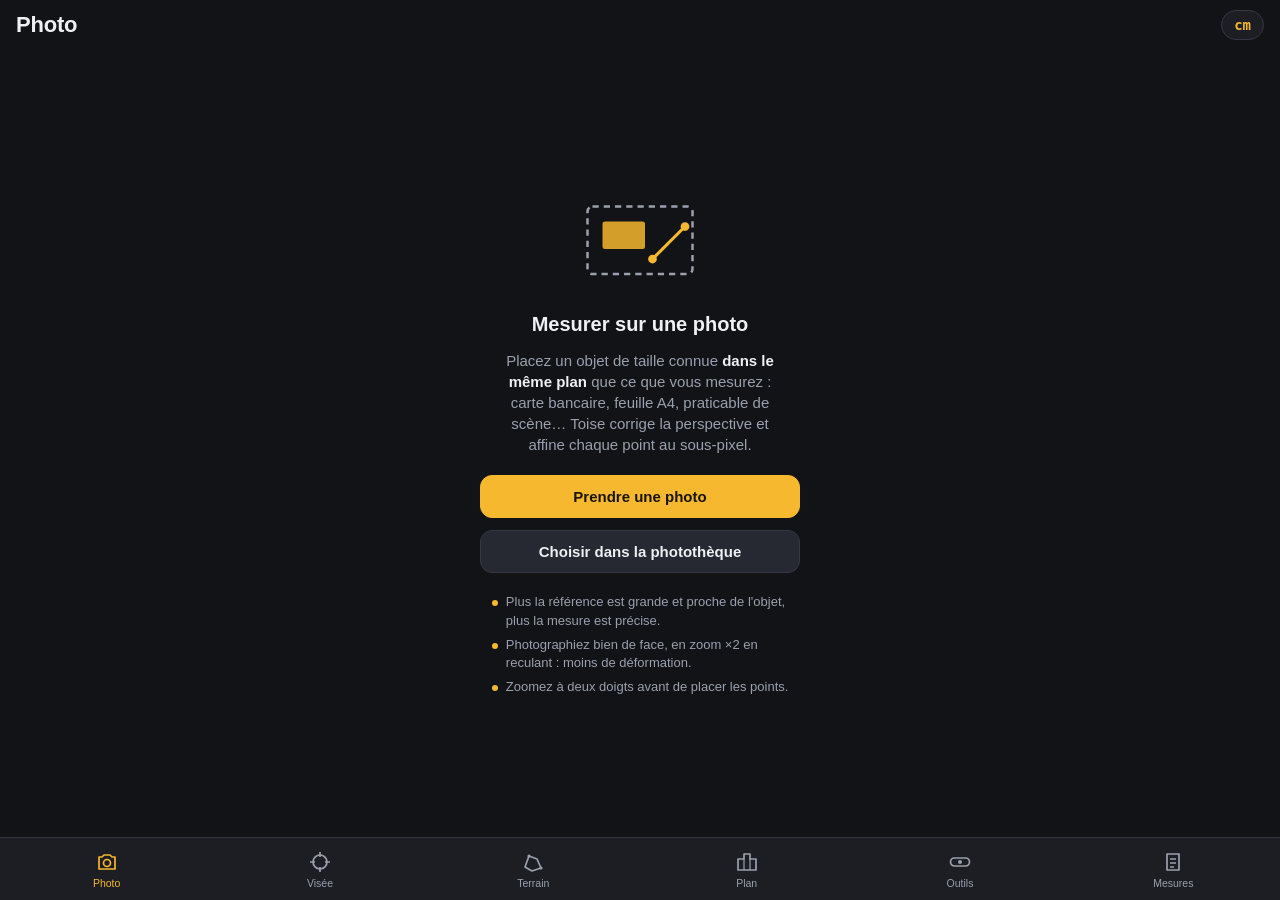
<file: app-mesure/index.html>
<!doctype html>
<html lang="fr">
<head>
<meta charset="utf-8">
<meta name="viewport" content="width=device-width,initial-scale=1,viewport-fit=cover,user-scalable=no">
<meta name="apple-mobile-web-app-capable" content="yes">
<meta name="mobile-web-app-capable" content="yes">
<meta name="apple-mobile-web-app-status-bar-style" content="black-translucent">
<meta name="apple-mobile-web-app-title" content="Toise">
<meta name="theme-color" content="#121317">
<title>Toise</title>
<link rel="manifest" href="manifest.webmanifest">
<link rel="apple-touch-icon" href="icons/icon-180.png">
<link rel="icon" href="icons/icon.svg" type="image/svg+xml">
<link rel="stylesheet" href="styles.css">
</head>
<body>
<div id="app">
  <header class="top">
    <h1 id="screenTitle">Photo</h1>
    <div class="seg mini" id="toolSeg" hidden>
      <button class="seg-b" aria-pressed="false" data-tool-screen="level">Niveau</button>
      <button class="seg-b" aria-pressed="false" data-tool-screen="ruler">Règle</button>
    </div>
    <button class="chip" id="unitBtn" aria-label="Changer d'unité">cm</button>
  </header>

  <main>
    <!-- ============ PHOTO ============ -->
    <section class="screen" id="s-photo">
      <div class="photo-empty" id="photoEmpty">
        <div class="empty-art" aria-hidden="true">
          <svg viewBox="0 0 120 80"><rect x="18" y="14" width="84" height="54" rx="4" fill="none" stroke="currentColor" stroke-width="2" stroke-dasharray="5 4"/><rect x="30" y="26" width="34" height="22" rx="2" fill="var(--accent)" opacity=".85"/><path d="M70 56 L96 30" stroke="var(--accent)" stroke-width="2.5"/><circle cx="70" cy="56" r="3.5" fill="var(--accent)"/><circle cx="96" cy="30" r="3.5" fill="var(--accent)"/></svg>
        </div>
        <h2>Mesurer sur une photo</h2>
        <p>Placez un objet de taille connue <b>dans le même plan</b> que ce que vous mesurez : carte bancaire, feuille A4, praticable de scène… Toise corrige la perspective et affine chaque point au sous-pixel.</p>
        <label class="btn primary file-btn">
          <input type="file" id="photoInput" accept="image/*" capture="environment">
          Prendre une photo
        </label>
        <label class="btn file-btn">
          <input type="file" id="photoInputLib" accept="image/*">
          Choisir dans la photothèque
        </label>
        <ul class="tips">
          <li>Plus la référence est grande et proche de l'objet, plus la mesure est précise.</li>
          <li>Photographiez bien de face, en zoom ×2 en reculant : moins de déformation.</li>
          <li>Zoomez à deux doigts avant de placer les points.</li>
        </ul>
      </div>

      <div class="photo-work" id="photoWork" hidden>
        <div class="canvas-wrap" id="canvasWrap">
          <canvas id="photoCanvas"></canvas>
          <canvas id="loupe" width="240" height="240" hidden></canvas>
        </div>
        <div class="photo-bar">
          <div class="step" id="photoStep">1. Placez les 4 coins de la référence</div>
          <div class="ref-row" id="refRow">
            <select id="refSelect" aria-label="Objet de référence">
              <option value="card">Carte bancaire 85,6 × 54 mm</option>
              <option value="a4">Feuille A4 210 × 297 mm</option>
              <option value="a3">Feuille A3 297 × 420 mm</option>
              <option value="letter">Lettre US 216 × 279 mm</option>
              <option value="bill">Billet 20 € 133 × 72 mm</option>
              <option value="tile">Carreau 30 × 30 cm</option>
              <option value="deck">Praticable de scène 2 × 1 m</option>
              <option value="pallet">Palette Europe 120 × 80 cm</option>
              <option value="custom">Rectangle personnalisé…</option>
              <option value="line">Longueur connue (2 points)</option>
            </select>
            <button class="btn small" id="swapRefBtn" hidden>⇄ Inverser longueur / largeur</button>
            <button class="btn small" id="lineLenBtn" hidden>Saisir la longueur</button>
            <div class="custom" id="customRef" hidden>
              <input type="text" id="customW" inputmode="decimal" placeholder="L mm" aria-label="Largeur en mm">
              <span>×</span>
              <input type="text" id="customH" inputmode="decimal" placeholder="H mm" aria-label="Hauteur en mm">
            </div>
          </div>
          <div class="tools" id="measureTools" hidden>
            <button class="tool active" data-tool="line" aria-pressed="true">Longueur</button>
            <button class="tool" data-tool="area" aria-pressed="false">Surface</button>
            <button class="tool" data-tool="angle" aria-pressed="false">Angle</button>
          </div>
          <div class="actions">
            <button class="btn small" id="undoBtn">Annuler</button>
            <button class="btn small" id="snapBtn">Aimant : oui</button>
            <button class="btn small" id="resetRefBtn">Référence</button>
            <button class="btn small" id="newPhotoBtn">Nouvelle photo</button>
            <button class="btn small primary" id="savePhotoBtn">Enregistrer</button>
          </div>
          <ul class="results" id="photoResults"></ul>
        </div>
      </div>
    </section>

    <!-- ============ VISÉE ============ -->
    <section class="screen" id="s-height" hidden>
      <div class="cam" id="camBox">
        <video id="camVideo" playsinline muted autoplay></video>
        <div class="crosshair" aria-hidden="true"><span></span></div>
        <div class="cam-top"><span class="stable" id="hudStable">○ capteurs inactifs</span><span class="floor" id="hudFloor"></span></div>
        <div class="cam-hud">
          <div class="hud-angle"><span id="hudAngle">--</span>°</div>
          <div class="hud-hint" id="heightHint">Visez la base de l'objet</div>
        </div>
        <button class="btn" id="camStart">Activer la caméra et les capteurs</button>
      </div>
      <div class="panel">
        <div class="seg">
          <button class="seg-b active" aria-pressed="true" data-hmode="height">Hauteur</button>
          <button class="seg-b" aria-pressed="false" data-hmode="dist">Distance</button>
          <button class="seg-b" aria-pressed="false" data-hmode="floor">Surface au sol</button>
        </div>
        <div class="field-row">
          <label for="eyeH">Hauteur de l'objectif</label>
          <div class="num-input"><input type="text" id="eyeH" inputmode="decimal" value="1,50" autocomplete="off"><span>m</span></div>
        </div>
        <div class="field-row" id="knownRow">
          <label for="knownD">Distance connue <small>(facultatif)</small></label>
          <div class="num-input"><input type="text" id="knownD" inputmode="decimal" placeholder="auto" autocomplete="off"><span>m</span></div>
        </div>
        <div class="field-row" id="armRow" hidden>
          <label for="armOff">Écart pivot–téléphone <small>(vous tournez sur vous-même ; 0 sur trépied)</small></label>
          <div class="num-input"><input type="text" id="armOff" inputmode="decimal" value="0,30" autocomplete="off"><span>m</span></div>
        </div>
        <div class="readouts">
          <div><small id="hLabel1">Distance</small><b id="hVal1">—</b><span class="tol" id="hTol1"></span></div>
          <div><small id="hLabel2">Hauteur</small><b id="hVal2">—</b><span class="tol" id="hTol2"></span></div>
        </div>
        <canvas id="shotSketch" class="sketch" hidden aria-label="Croquis vu de dessus des points visés"></canvas>
        <p class="note" id="heightTip" hidden></p>
        <div class="actions">
          <button class="btn primary big" id="markBtn">Viser la base</button>
          <button class="btn small" id="shotUndo">Annuler le point</button>
          <button class="btn small" id="heightReset">Recommencer</button>
          <button class="btn small" id="heightSave">Enregistrer</button>
        </div>
      </div>
    </section>

    <!-- ============ TERRAIN ============ -->
    <section class="screen" id="s-terrain" hidden>
      <div class="map-wrap" id="mapWrap">
        <div class="map-msg" id="mapMsg" hidden></div>
        <div class="gps-chip" id="gpsChip" hidden></div>
        <div class="map-btns">
          <button class="map-btn" id="mapZoomIn" aria-label="Zoomer">+</button>
          <button class="map-btn" id="mapZoomOut" aria-label="Dézoomer">−</button>
          <button class="map-btn" id="mapLocate" aria-label="Ma position"><svg viewBox="0 0 24 24"><circle cx="12" cy="12" r="4" fill="currentColor"/><circle cx="12" cy="12" r="8" fill="none" stroke="currentColor" stroke-width="1.8"/><path d="M12 1v4M12 19v4M1 12h4M19 12h4" stroke="currentColor" stroke-width="1.8"/></svg></button>
          <button class="map-btn" id="mapFit" aria-label="Voir toute la forme"><svg viewBox="0 0 24 24"><path d="M4 9V4h5M15 4h5v5M20 15v5h-5M9 20H4v-5" fill="none" stroke="currentColor" stroke-width="1.8"/></svg></button>
        </div>
      </div>
      <div class="panel">
        <div class="seg">
          <button class="seg-b active" aria-pressed="true" data-tmode="area">Surface</button>
          <button class="seg-b" aria-pressed="false" data-tmode="line">Distance</button>
        </div>
        <div class="readouts">
          <div><small id="tLabel1">Surface</small><b id="tVal1">—</b><span class="tol" id="tTol1"></span></div>
          <div><small id="tLabel2">Périmètre</small><b id="tVal2">—</b><span class="tol" id="tTol2"></span></div>
        </div>
        <p class="note mono" id="tExtra"></p>
        <div class="actions row-scroll">
          <button class="btn small primary" id="gpsPoint">Point GPS ici</button>
          <button class="btn small" id="gpsAuto">Marche auto</button>
          <button class="btn small" id="tLayer">Vue plan</button>
          <button class="btn small" id="tUndo">Annuler</button>
          <button class="btn small" id="tClear">Effacer</button>
          <button class="btn small" id="tCopy">Coordonnées</button>
          <button class="btn small" id="tSave">Enregistrer</button>
        </div>
        <p class="note">Touchez la carte pour poser les coins (parvis, toiture, terrain de festival), glissez un point pour l'ajuster, touchez un « + » pour en insérer un. À l'extérieur, ajoutez aussi votre position GPS à chaque coin. Les zones déjà vues restent disponibles hors connexion.</p>
      </div>
    </section>

    <!-- ============ PLAN ============ -->
    <section class="screen" id="s-plan" hidden>
      <div class="plan-scroll">
        <input type="text" id="planName" class="plan-name" placeholder="Nom du lieu (ex. : église, salle, chapiteau)" maxlength="80">
        <p class="note">Décomposez le lieu en formes simples : nef, chœur, abside, transepts, scène… Retirez ce qui n'est pas utilisable (piliers, régie).</p>
        <ul class="pieces" id="pieces"></ul>
        <div class="add-row">
          <select id="pieceType" aria-label="Forme à ajouter">
            <option value="rect">Rectangle</option>
            <option value="tri">Triangle</option>
            <option value="trap">Trapèze</option>
            <option value="circle">Cercle</option>
            <option value="half">Demi-cercle (abside)</option>
            <option value="free">Surface connue (m²)</option>
          </select>
          <button class="btn small primary" id="addPiece">Ajouter</button>
        </div>
        <button class="btn small" id="addLast" disabled>Ajouter la dernière surface mesurée</button>

        <div class="plan-totals">
          <div class="field-row">
            <label for="ceilH">Hauteur moyenne sous plafond</label>
            <div class="num-input"><input type="text" id="ceilH" inputmode="decimal" placeholder="—" autocomplete="off"><span>m</span></div>
          </div>
          <div class="readouts">
            <div><small>Surface totale</small><b id="planArea">0 m²</b></div>
            <div><small>Volume</small><b id="planVol">—</b></div>
          </div>
          <div class="field-row">
            <label for="reserve">Surface réservée <small>(scène, régie, circulations)</small></label>
            <div class="num-input"><input type="text" id="reserve" inputmode="decimal" value="15" autocomplete="off"><span>%</span></div>
          </div>
          <h3 class="cap-title">Capacité estimée</h3>
          <ul class="cap" id="capList"></ul>
          <p class="note">Estimation indicative pour l'organisation. La capacité autorisée d'un lieu recevant du public est fixée par la réglementation (issues de secours, commission de sécurité).</p>
        </div>
        <div class="actions">
          <button class="btn small" id="planCopy">Copier</button>
          <button class="btn small danger" id="planReset">Nouveau plan</button>
          <button class="btn small primary" id="planSave">Enregistrer</button>
        </div>
      </div>
    </section>

    <!-- ============ NIVEAU ============ -->
    <section class="screen" id="s-level" hidden>
      <div class="level" id="levelBox">
        <div class="level-surface" id="levelSurface">
          <div class="ring r1"></div><div class="ring r2"></div><div class="ring r3"></div>
          <div class="bubble" id="bubble"></div>
        </div>
        <div class="level-edge" id="levelEdge" hidden>
          <div class="horizon" id="horizon"></div>
        </div>
        <div class="level-read">
          <div class="big-num" id="levelMain">--°</div>
          <div class="sub-num" id="levelSub">Posez le téléphone</div>
          <div class="stable" id="levelStable"></div>
        </div>
      </div>
      <div class="panel">
        <div class="seg">
          <button class="seg-b active" aria-pressed="true" data-lmode="auto">Auto</button>
          <button class="seg-b" aria-pressed="false" data-lmode="surface">Surface</button>
          <button class="seg-b" aria-pressed="false" data-lmode="edge">Chant</button>
        </div>
        <div class="actions">
          <button class="btn small" id="sensorBtn">Activer les capteurs</button>
          <button class="btn small" id="holdBtn">Figer</button>
          <button class="btn small" id="zeroBtn">Zéro relatif</button>
          <button class="btn small" id="calibBtn">Calibrer</button>
          <button class="btn small" id="soundBtn">Son : non</button>
          <button class="btn small primary" id="levelSave">Enregistrer</button>
        </div>
        <p class="note" id="calibNote">Calibrage en 2 temps : posez, appuyez, tournez de 180°, appuyez. Élimine le défaut du capteur.</p>
      </div>
    </section>

    <!-- ============ RÈGLE ============ -->
    <section class="screen" id="s-ruler" hidden>
      <div class="ruler" id="rulerBox">
        <canvas id="rulerCanvas"></canvas>
        <div class="cursor" id="curA"><span></span></div>
        <div class="cursor" id="curB"><span></span></div>
        <div class="ruler-read"><b id="rulerVal">0,0 mm</b><small id="rulerPpi"></small></div>
      </div>
      <div class="panel">
        <div class="actions">
          <button class="btn small" id="calibRuler">Calibrer avec une carte</button>
          <button class="btn small primary" id="rulerSave">Enregistrer</button>
        </div>
        <div class="calib" id="rulerCalib" hidden>
          <p id="calibText">Posez une carte bancaire sur l'écran, contre le trait rouge du haut. Ajustez jusqu'à ce que le trait du bas touche l'autre bord.</p>
          <input type="range" id="rulerSlider" min="100" max="220" step="0.05" aria-label="Échelle de la règle">
          <div class="actions">
            <button class="btn small" id="ppiMinus" aria-label="Réduire">−</button>
            <button class="btn small" id="ppiPlus" aria-label="Agrandir">+</button>
            <button class="btn small primary" id="calibDone">Terminé</button>
          </div>
        </div>
      </div>
    </section>

    <!-- ============ HISTORIQUE ============ -->
    <section class="screen" id="s-history" hidden>
      <div class="install-note" id="installNote" hidden>
        <b>Installez Toise pour garder vos mesures.</b> Dans Safari, iOS efface les données d'un site après 7 jours sans visite.
        Touchez Partager › <b>Sur l'écran d'accueil</b>. Les mesures faites dans Safari ne passent pas dans l'app installée :
        exportez-les puis importez-les.
      </div>
      <div class="hist-head">
        <button class="btn small" id="copyAll">Copier tout</button>
        <button class="btn small" id="shareAll">Partager</button>
        <button class="btn small" id="exportAll">Exporter</button>
        <label class="btn small file-btn inline"><input type="file" id="importFile" accept="application/json,.json">Importer</label>
        <button class="btn small danger" id="clearAll">Tout effacer</button>
      </div>
      <ul class="hist" id="histList"></ul>
      <div class="hist-empty" id="histEmpty">
        <p>Aucune mesure enregistrée.</p>
        <p class="note" id="histEmptyNote">Les mesures restent sur cet appareil, avec photo annotée, note, marge d'erreur et date. Exportez-les pour les sauvegarder ou les passer sur un autre appareil.</p>
      </div>
    </section>
  </main>

  <nav class="tabs" aria-label="Outils">
    <button class="tab active" data-screen="photo"><svg viewBox="0 0 24 24"><path d="M4 7h3l2-2h6l2 2h3v12H4z" fill="none" stroke="currentColor" stroke-width="1.7" stroke-linejoin="round"/><circle cx="12" cy="13" r="3.5" fill="none" stroke="currentColor" stroke-width="1.7"/></svg>Photo</button>
    <button class="tab" data-screen="height"><svg viewBox="0 0 24 24"><circle cx="12" cy="12" r="7" fill="none" stroke="currentColor" stroke-width="1.7"/><path d="M12 2v5M12 17v5M2 12h5M17 12h5" stroke="currentColor" stroke-width="1.7"/></svg>Visée</button>
    <button class="tab" data-screen="terrain"><svg viewBox="0 0 24 24"><path d="M4 17l4-11 8 3 4 9-9 3z" fill="none" stroke="currentColor" stroke-width="1.7" stroke-linejoin="round"/><circle cx="8" cy="6" r="1.6" fill="currentColor"/><circle cx="20" cy="18" r="1.6" fill="currentColor"/></svg>Terrain</button>
    <button class="tab" data-screen="plan"><svg viewBox="0 0 24 24"><path d="M3 20V9h6V4h6v5h6v11z" fill="none" stroke="currentColor" stroke-width="1.7" stroke-linejoin="round"/><path d="M9 9v11M15 9v11" stroke="currentColor" stroke-width="1.2"/></svg>Plan</button>
    <button class="tab" data-screen="tools"><svg viewBox="0 0 24 24"><rect x="2.5" y="8" width="19" height="8" rx="4" fill="none" stroke="currentColor" stroke-width="1.7"/><circle cx="12" cy="12" r="2" fill="currentColor"/></svg>Outils</button>
    <button class="tab" data-screen="history"><svg viewBox="0 0 24 24"><path d="M6 4h12v16H6z" fill="none" stroke="currentColor" stroke-width="1.7" stroke-linejoin="round"/><path d="M9 9h6M9 13h6M9 17h4" stroke="currentColor" stroke-width="1.5"/></svg>Mesures</button>
  </nav>
</div>

<div class="toast" id="toast" hidden></div>
<div class="sr-only" id="live" role="status" aria-live="polite"></div>

<div class="sheet" id="sheet" hidden>
  <div class="sheet-card">
    <h3 id="sheetTitle">Enregistrer</h3>
    <p id="sheetValue" class="sheet-value"></p>
    <input type="text" id="sheetNote" placeholder="Note (ex. : largeur porte salon)" maxlength="120">
    <div class="actions">
      <button class="btn small" id="sheetCancel">Annuler</button>
      <button class="btn small primary" id="sheetOk">Enregistrer</button>
    </div>
  </div>
</div>

<script src="app.js"></script>
</body>
</html>
</file>
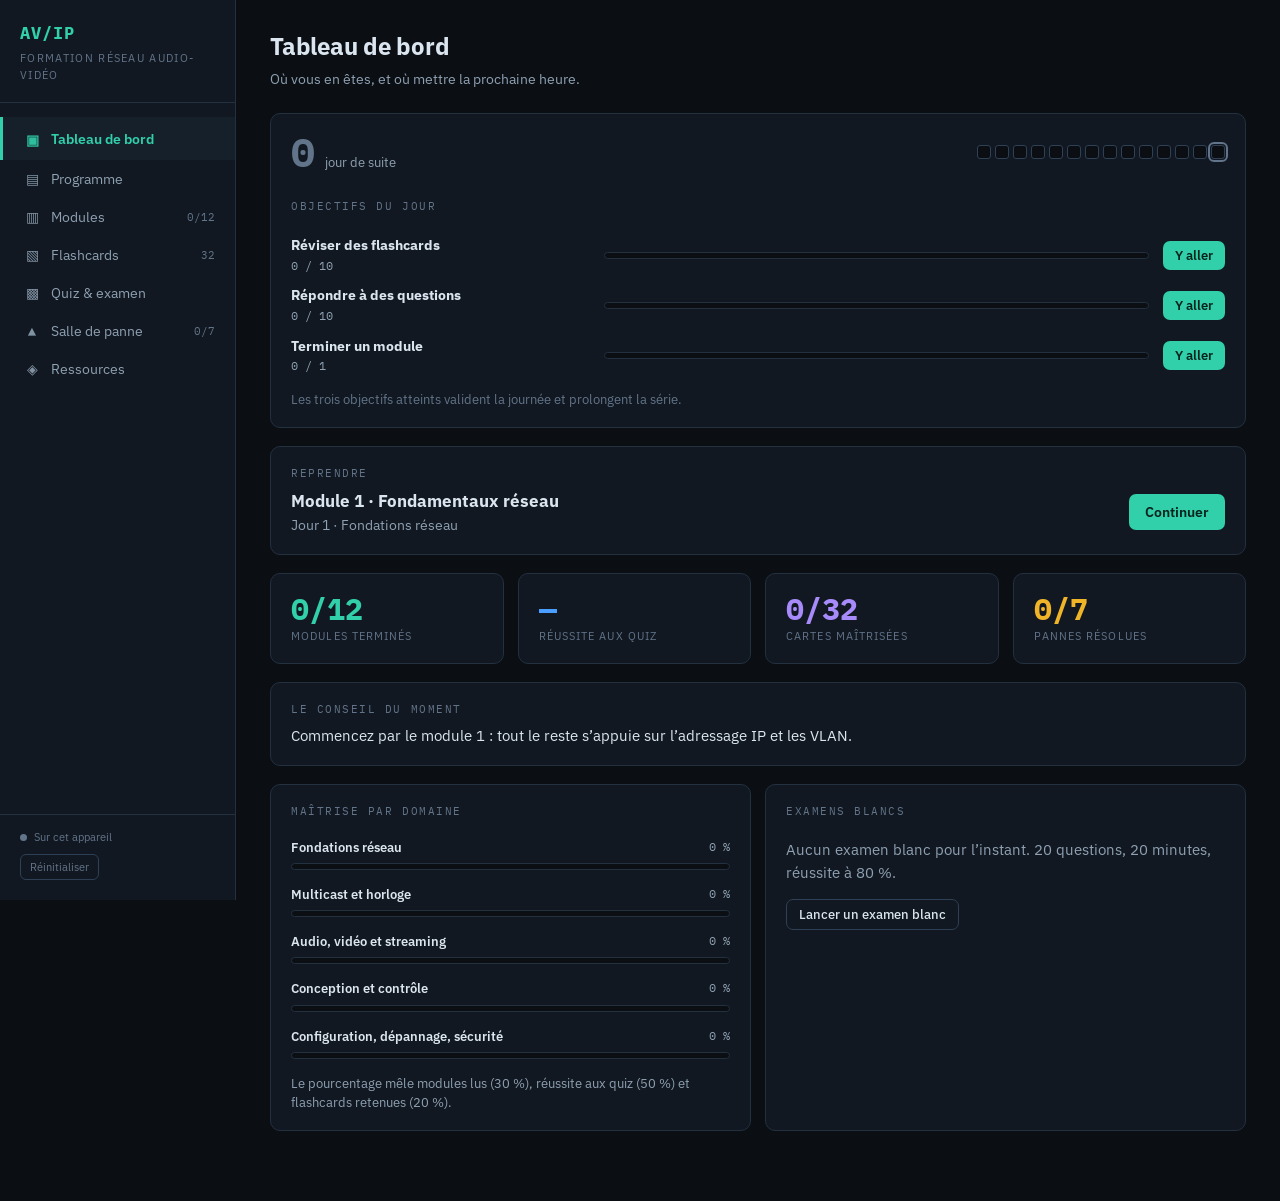
<file: formation-reseau-av/formation-reseau-av.html>
<!doctype html>
<html lang="fr">
<head>
<meta charset="utf-8">
<meta name="viewport" content="width=device-width,initial-scale=1,viewport-fit=cover">
<title>Formation Réseau AV</title>
<link rel="preconnect" href="https://fonts.googleapis.com">
<link rel="preconnect" href="https://fonts.gstatic.com" crossorigin>
<link rel="stylesheet" href="https://fonts.googleapis.com/css2?family=IBM+Plex+Mono:wght@400;500;700&family=IBM+Plex+Sans:wght@400;500;600;700&display=swap">
<style>
/* Formation Réseau AV — thème « régie de contrôle », calqué sur NOC CCNA */
:root{
  color-scheme:dark;
  --bg:#0b0f14; --bg-2:#111821; --bg-3:#16202b; --line:#22303f; --line-2:#2e4055;
  --txt:#dbe5ef; --txt-dim:#8ea0b2; --txt-faint:#62748a;
  --accent:#31d0aa; --accent-2:#1a8f74; --amber:#f0b429; --red:#ef5350; --blue:#4a9eff; --violet:#a78bfa;
  --radius:10px;
  --mono:'IBM Plex Mono','JetBrains Mono',ui-monospace,Consolas,monospace;
  --sans:'IBM Plex Sans',-apple-system,'Segoe UI',Roboto,sans-serif;
}
*{box-sizing:border-box}
html,body{background:var(--bg);color:var(--txt)}
body{font-family:var(--sans);font-size:15px;line-height:1.55;-webkit-font-smoothing:antialiased}
button{font-family:inherit}
:focus-visible{outline:2px solid var(--accent);outline-offset:2px}
a{color:var(--blue)}

.shell{display:flex;min-height:100vh}
.sidebar{width:236px;flex:0 0 236px;background:var(--bg-2);border-right:1px solid var(--line);padding:20px 0;display:flex;flex-direction:column;position:sticky;top:0;height:100vh}
.brand{padding:0 20px 18px;border-bottom:1px solid var(--line);margin-bottom:14px}
.brand h1{font-family:var(--mono);font-size:17px;margin:0;letter-spacing:.06em;color:var(--accent)}
.brand small{display:block;color:var(--txt-faint);font-size:11px;letter-spacing:.12em;text-transform:uppercase;margin-top:4px}
.nav{flex:1;overflow-y:auto}
.nav button{display:flex;align-items:center;gap:10px;width:100%;background:none;border:0;border-left:3px solid transparent;color:var(--txt-dim);font-size:14px;text-align:left;padding:10px 20px;cursor:pointer}
.nav button:hover{background:var(--bg-3);color:var(--txt)}
.nav button.on{background:var(--bg-3);color:var(--accent);border-left-color:var(--accent);font-weight:600}
.ic{width:18px;text-align:center;font-family:var(--mono);opacity:.9;flex:none}
.nav .cnt{margin-left:auto;font:11px var(--mono);color:var(--txt-faint)}
.sidebar-foot{padding:14px 20px 0;border-top:1px solid var(--line);font-size:11px;color:var(--txt-faint)}
.raz{background:none;border:1px solid var(--line-2);color:var(--txt-faint);border-radius:6px;padding:5px 9px;font-size:11px;cursor:pointer;margin-top:8px}
.raz:hover,.raz.arme{color:var(--red);border-color:var(--red)}
.sync-etat{display:flex;align-items:center;gap:7px}
.pastille{width:7px;height:7px;border-radius:50%;background:var(--accent);box-shadow:0 0 0 3px rgba(49,208,170,.15);flex:none}

.main{flex:1;min-width:0;padding:28px 34px 70px;max-width:1180px}
.page-head{margin-bottom:22px}
.page-head h2{margin:0 0 4px;font-size:24px;letter-spacing:-.01em;text-wrap:balance}
.page-head p{margin:0;color:var(--txt-dim);font-size:14px;max-width:70ch}
h3{font-size:16px;margin:26px 0 12px}
.eyebrow{font-family:var(--mono);font-size:11px;letter-spacing:.14em;text-transform:uppercase;color:var(--txt-faint);margin-bottom:6px}

.card{background:var(--bg-2);border:1px solid var(--line);border-radius:var(--radius);padding:18px 20px}
.grid{display:grid;gap:14px}
.g2{grid-template-columns:repeat(auto-fit,minmax(290px,1fr))}
.g3{grid-template-columns:repeat(auto-fit,minmax(200px,1fr))}
.g4{grid-template-columns:repeat(auto-fit,minmax(160px,1fr))}
.stat .n{font-family:var(--mono);font-size:30px;font-weight:700;color:var(--accent);line-height:1.1;font-variant-numeric:tabular-nums}
.stat .l{font-size:11px;text-transform:uppercase;letter-spacing:.1em;color:var(--txt-faint);margin-top:3px}
.stat.amber .n{color:var(--amber)} .stat.blue .n{color:var(--blue)} .stat.violet .n{color:var(--violet)}

.bar{height:7px;background:var(--bg);border-radius:99px;overflow:hidden;border:1px solid var(--line)}
.bar i{display:block;height:100%;background:linear-gradient(90deg,var(--accent-2),var(--accent));border-radius:99px;transition:width .5s}
.bar.amber i{background:linear-gradient(90deg,#9c6f10,var(--amber))}
.bar.red i{background:linear-gradient(90deg,#8f2e2c,var(--red))}
.dom-row{margin-bottom:15px}
.dom-row .top{display:flex;justify-content:space-between;gap:10px;font-size:13px;margin-bottom:5px}
.dom-row .top b{font-weight:600}
.dom-row .top span{font-family:var(--mono);color:var(--txt-dim);font-size:12px}

.btn{background:var(--accent);color:#06231c;border:0;border-radius:7px;padding:9px 16px;font-size:14px;font-weight:600;cursor:pointer;text-decoration:none;display:inline-flex;align-items:center;gap:6px}
.btn:hover{filter:brightness(1.12)}
.btn:disabled{opacity:.4;cursor:not-allowed}
.btn.ghost{background:none;border:1px solid var(--line-2);color:var(--txt);font-weight:500}
.btn.ghost:hover{border-color:var(--accent);color:var(--accent)}
.btn.sm{padding:6px 12px;font-size:13px}
.btn.amber{background:var(--amber);color:#2e1f00}
.row{display:flex;gap:10px;flex-wrap:wrap;align-items:center}
select{background:var(--bg);border:1px solid var(--line-2);color:var(--txt);border-radius:7px;padding:9px 12px;font-family:var(--sans);font-size:14px}

.cli{font-family:var(--mono);background:#05080b;border:1px solid var(--line);border-radius:8px;padding:14px 16px;font-size:13px;color:#b9d4c8;white-space:pre;overflow-x:auto;line-height:1.5;margin:0 0 16px}
code{font-family:var(--mono);background:var(--bg-3);border:1px solid var(--line);border-radius:4px;padding:1px 6px;font-size:13px;color:var(--accent)}

.badge{display:inline-block;font-family:var(--mono);font-size:10.5px;letter-spacing:.08em;text-transform:uppercase;padding:3px 8px;border-radius:99px;border:1px solid var(--line-2);color:var(--txt-dim);white-space:nowrap}
.badge.ok{border-color:var(--accent-2);color:var(--accent)}
.badge.mid{border-color:#9c6f10;color:var(--amber)}
.badge.ko{border-color:#8f2e2c;color:var(--red)}

/* QCM */
.q-stem{font-size:16px;margin:0 0 16px;line-height:1.5}
.opts{display:flex;flex-direction:column;gap:8px}
.opt{display:flex;gap:11px;align-items:flex-start;background:var(--bg-3);border:1px solid var(--line);border-radius:8px;padding:11px 14px;cursor:pointer;font-size:14.5px;text-align:left;color:var(--txt);width:100%}
.opt:hover{border-color:var(--line-2)}
.opt .k{font-family:var(--mono);font-weight:700;color:var(--txt-faint);flex:none}
.opt.sel{border-color:var(--blue);background:#14243a}.opt.sel .k{color:var(--blue)}
.opt.good{border-color:var(--accent);background:#0f2b25}.opt.good .k{color:var(--accent)}
.opt.bad{border-color:var(--red);background:#2c1615}.opt.bad .k{color:var(--red)}
.opt.lock{cursor:default}
.explain{margin-top:14px;border-left:3px solid var(--accent);background:var(--bg-3);padding:12px 15px;border-radius:0 8px 8px 0;font-size:14px}
.explain.bad{border-left-color:var(--red)}
.explain b{color:var(--accent)}.explain.bad b{color:var(--red)}
.timer{font-family:var(--mono);font-size:22px;font-weight:700;color:var(--amber);font-variant-numeric:tabular-nums}
.timer.low{color:var(--red)}

/* Flashcards */
.fcard{min-height:210px;display:flex;flex-direction:column;align-items:center;justify-content:center;text-align:center;background:var(--bg-2);border:1px solid var(--line-2);border-radius:14px;padding:32px 28px;cursor:pointer;width:100%;color:var(--txt)}
.fcard .front{font-size:20px;font-weight:600}
.fcard .back{margin-top:18px;padding-top:18px;border-top:1px dashed var(--line-2);color:var(--accent);font-size:17px;width:100%;font-family:var(--mono)}
.fcard .hint{color:var(--txt-faint);font-size:12px;margin-top:16px}

/* Listes de missions */
.mcard{display:flex;align-items:center;gap:14px;width:100%;text-align:left;background:var(--bg-2);border:1px solid var(--line);border-radius:9px;padding:13px 16px;margin-bottom:8px;cursor:pointer;color:var(--txt)}
.mcard:hover{border-color:var(--accent);transform:translateX(2px)}
.mcard .num{font-family:var(--mono);font-weight:700;color:var(--txt-faint);flex:0 0 40px}
.mcard .txt{flex:1;min-width:0}
.mcard .txt b{display:block;font-size:15px}
.mcard .txt small{color:var(--txt-dim);font-size:12.5px;display:block}
.mcard.done{border-color:var(--accent-2)}
.mcard.done .txt b{color:var(--accent)}
.jour-titre{font-family:var(--mono);font-size:11.5px;letter-spacing:.14em;text-transform:uppercase;color:var(--txt-faint);margin:22px 0 10px}

/* Lecteur */
.lecteur-tete{display:flex;align-items:center;gap:14px;flex-wrap:wrap;margin-bottom:16px;padding-bottom:16px;border-bottom:1px solid var(--line)}
.lecteur-tete .num{font-family:var(--mono);font-size:24px;font-weight:700;color:var(--accent)}
.lecteur-tete h2{margin:0;font-size:22px}
.lecteur-tete .sous{color:var(--txt-dim);font-size:13.5px;margin:2px 0 0}
.lead{font-size:16px;color:var(--txt);border-left:3px solid var(--accent);padding:2px 0 2px 14px;margin:0 0 20px;max-width:72ch}
.volets{display:flex;gap:6px;flex-wrap:wrap;margin-bottom:22px}
.volets button{background:var(--bg-2);border:1px solid var(--line);color:var(--txt-dim);border-radius:7px;padding:8px 15px;font-size:13.5px;cursor:pointer}
.volets button:hover{border-color:var(--line-2);color:var(--txt)}
.volets button.on{background:var(--accent);border-color:var(--accent);color:#06231c;font-weight:650}
.pied-lecteur{display:flex;gap:10px;flex-wrap:wrap;align-items:center;margin-top:34px;padding-top:20px;border-top:1px solid var(--line)}
.pied-lecteur .sp{flex:1}

/* Contenu des cours */
.prose{max-width:76ch;font-size:15.5px;line-height:1.68}
.prose>*:first-child{margin-top:0}
.prose h3{font-size:17.5px;margin:28px 0 10px;color:var(--accent)}
.prose p{margin:0 0 14px}
.prose b,.prose strong{color:#fff;font-weight:650}
.prose ul,.prose ol{margin:0 0 14px;padding-left:22px}
.prose li{margin-bottom:5px}
.prose li::marker{color:var(--txt-faint)}
.prose .tbl,.table-wrap{overflow-x:auto;margin:0 0 18px;border:1px solid var(--line);border-radius:9px}
.prose table,table.t{width:100%;border-collapse:collapse;font-size:14px}
.prose th,.prose td,table.t th,table.t td{text-align:left;padding:9px 13px;border-bottom:1px solid var(--line);vertical-align:top}
.prose tr:last-child td,table.t tr:last-child td{border-bottom:0}
.prose th,table.t th{font-size:11px;letter-spacing:.1em;text-transform:uppercase;color:var(--txt-faint);font-weight:600;background:var(--bg-3);white-space:nowrap}
.prose .num{font-variant-numeric:tabular-nums}
table.t td.k{font-family:var(--mono);color:var(--accent);white-space:nowrap;font-size:13px}
.prose .caption{color:var(--txt-dim);font-size:13.5px;margin-top:-6px}
.prose .formula{font-family:var(--mono);background:var(--bg-3);border:1px solid var(--line);border-radius:8px;padding:12px 16px;margin:0 0 14px;color:var(--accent);overflow-x:auto}
.prose .keep{background:var(--bg-2);border:1px solid var(--line);border-left:3px solid var(--accent);border-radius:0 9px 9px 0;padding:12px 16px;margin:0 0 16px}
.prose .keep b:first-child{font-family:var(--mono);font-size:11px;letter-spacing:.12em;text-transform:uppercase;color:var(--accent)}
.prose .cards{display:grid;grid-template-columns:repeat(auto-fit,minmax(220px,1fr));gap:10px;margin:0 0 16px}
.prose .cards .card{padding:12px 14px;font-size:14px}
.prose .cards .card b{display:block;color:var(--accent);margin-bottom:2px}
.prose .cta{display:flex;gap:10px;flex-wrap:wrap;margin:10px 0 16px}
.prose .cta .btn{color:#06231c}
.cite{margin:0 0 18px;padding:14px 18px;background:var(--bg-2);border-left:3px solid var(--amber);border-radius:0 9px 9px 0}
.cite b.t{display:block;font-family:var(--mono);font-size:11px;letter-spacing:.12em;text-transform:uppercase;color:var(--amber);margin-bottom:6px}
.cite ul{margin:0;padding-left:20px}
.cite li{margin-bottom:6px}
.checklist{list-style:none;padding:0!important}
.checklist li{display:flex;gap:11px;align-items:flex-start;padding:7px 0;border-bottom:1px solid var(--line)}
.checklist li:last-child{border-bottom:0}
.checklist input{accent-color:var(--accent);width:17px;height:17px;margin-top:4px;flex:none}
details.plis{border:1px solid var(--line-2);border-radius:9px;background:var(--bg-2);padding:0 16px;margin:0 0 16px}
details.plis summary{cursor:pointer;padding:13px 0;font-weight:600;color:var(--amber);list-style:none}
details.plis summary::-webkit-details-marker{display:none}
details.plis summary::before{content:"▸ ";display:inline-block}
details.plis[open] summary::before{transform:rotate(90deg)}
details.plis[open]{padding-bottom:6px}

.jour{display:grid;gap:14px}
.jour-tete{display:flex;align-items:center;justify-content:space-between;gap:18px;flex-wrap:wrap}
.serie{display:flex;align-items:baseline;gap:10px}
.serie .n{font-family:var(--mono);font-size:40px;font-weight:700;line-height:1;color:var(--amber);font-variant-numeric:tabular-nums}
.serie .l{font-size:13px;color:var(--txt-dim)}
.serie.zero .n{color:var(--txt-faint)}
.frise{display:grid;grid-template-columns:repeat(14,14px);gap:4px}
.frise i{display:block;width:14px;height:14px;border-radius:3px;background:var(--bg);border:1px solid var(--line-2)}
.frise i.part{background:#5a4412;border-color:#9c6f10}
.frise i.ok{background:var(--amber);border-color:var(--amber)}
.frise i.auj{outline:2px solid var(--txt-faint);outline-offset:1px}
.frise i.auj.ok{outline-color:var(--amber)}
.objectifs{display:grid;gap:10px}
.objectif{display:grid;grid-template-columns:minmax(160px,1.1fr) 2fr auto;align-items:center;gap:14px}
.objectif .obj-txt{display:flex;flex-direction:column}
.objectif .obj-txt b{font-size:14px}
.objectif .obj-txt span{font-family:var(--mono);font-size:12px;color:var(--txt-dim);font-variant-numeric:tabular-nums}
.objectif.fini .obj-txt b{color:var(--accent)}
.jour-note{margin:0;font-size:12.5px;color:var(--txt-faint)}
.pastille.off{background:var(--txt-faint);box-shadow:none}
.pastille.ko{background:var(--amber);box-shadow:none}
.muted{color:var(--txt-dim)} .mt{margin-top:18px} .mb{margin-bottom:18px}
.toast{position:fixed;bottom:26px;right:26px;background:var(--bg-3);border:1px solid var(--accent-2);color:var(--accent);padding:12px 18px;border-radius:9px;font-size:14px;box-shadow:0 8px 26px rgba(0,0,0,.5);opacity:0;transform:translateY(10px);transition:.25s;pointer-events:none;z-index:99}
.toast.show{opacity:1;transform:none}

.tabbar,.feuille,.voile,.entete-mobile{display:none}
@media (max-width:860px){.main{padding:22px 18px 60px}.sidebar{width:210px;flex-basis:210px}}
@media (max-width:620px){
  .sidebar{display:none}
  .shell{display:block}
  .main{padding:0 16px calc(88px + env(safe-area-inset-bottom,0px))}
  .entete-mobile{display:flex;align-items:center;justify-content:space-between;margin:0 -16px 16px;padding:12px 16px;background:var(--bg-2);border-bottom:1px solid var(--line);position:sticky;top:env(safe-area-inset-top,0px);z-index:40}
  .entete-mobile b{font-family:var(--mono);color:var(--accent);letter-spacing:.06em}
  .entete-mobile span{font:11.5px var(--mono);color:var(--txt-faint)}
  .page-head h2{font-size:20px}
  .lecteur-tete h2{font-size:19px}.lecteur-tete .num{font-size:20px}
  .prose{font-size:15.5px;line-height:1.62}
  .prose td,.prose th{padding:8px 10px;font-size:13.5px}
  .cli{font-size:12px;padding:12px 13px}
  .grid.g4,.grid.g3{grid-template-columns:repeat(2,1fr)}
  .stat .n{font-size:25px}.stat .l{font-size:10px}
  .card{padding:15px 16px}
  .mcard{padding:11px 13px;gap:10px}.mcard .num{flex:0 0 32px;font-size:13px}
  .btn{padding:12px 16px}.btn.sm{padding:10px 14px}
  .opt{padding:13px 14px}
  .volets{overflow-x:auto;flex-wrap:nowrap}
  .volets button{padding:11px 15px;white-space:nowrap}
  .pied-lecteur .btn{flex:1 1 45%;justify-content:center}
  .pied-lecteur .sp{display:none}
  .fcard{min-height:180px;padding:26px 20px}.fcard .front{font-size:18px}
  .tabbar{display:grid;grid-template-columns:repeat(5,1fr);position:fixed;left:0;right:0;bottom:0;z-index:60;background:var(--bg-2);border-top:1px solid var(--line);padding-bottom:env(safe-area-inset-bottom,0px)}
  .tabbar button{display:flex;flex-direction:column;align-items:center;justify-content:center;gap:3px;min-height:58px;background:none;border:0;border-top:2px solid transparent;color:var(--txt-dim);font-size:10.5px;cursor:pointer}
  .tabbar button .ic{font-size:16px;line-height:1}
  .tabbar button.on{color:var(--accent);border-top-color:var(--accent);font-weight:600}
  .voile:not([hidden]){display:block;position:fixed;inset:0;z-index:70;background:rgba(0,0,0,.55)}
  .feuille:not([hidden]){display:flex;flex-direction:column;position:fixed;left:0;right:0;bottom:0;z-index:80;background:var(--bg-2);border-top:1px solid var(--line-2);border-radius:16px 16px 0 0;padding:8px 12px calc(14px + env(safe-area-inset-bottom,0px))}
  .feuille .poignee{width:38px;height:4px;border-radius:99px;background:var(--line-2);margin:4px auto 10px}
  .feuille button[data-v]{display:flex;align-items:center;gap:12px;min-height:52px;padding:0 12px;background:none;border:0;border-radius:9px;color:var(--txt);font-size:15px;text-align:left;cursor:pointer}
  .feuille button[data-v].on{background:var(--bg-3);color:var(--accent)}
  .feuille-pied{display:flex;align-items:center;justify-content:space-between;gap:10px;margin-top:8px;padding:12px 12px 0;border-top:1px solid var(--line);font-size:12px;color:var(--txt-faint)}
  .feuille-pied .raz{padding:10px 12px;margin:0}
  .serie .n{font-size:34px}
  .frise{grid-template-columns:repeat(14,1fr);width:100%}
  .frise i{width:auto;height:auto;aspect-ratio:1}
  .objectif{grid-template-columns:1fr auto;gap:6px 12px}
  .objectif .obj-txt{grid-column:1;grid-row:1}
  .objectif .btn{grid-column:2;grid-row:1}
  .objectif .bar{grid-column:1/-1;grid-row:2}
  .toast{left:14px;right:14px;bottom:calc(74px + env(safe-area-inset-bottom,0px));text-align:center}
}
@media (prefers-reduced-motion:reduce){.bar i,.toast{transition:none}.mcard:hover{transform:none}}
</style>
<style>body{margin:0}[hidden]{display:none!important}</style>
</head>
<body>


<div class="shell">
  <aside class="sidebar">
    <div class="brand"><h1>AV/IP</h1><small>Formation réseau audio-vidéo</small></div>
    <nav class="nav" aria-label="Navigation principale">
      <button data-v="bord"><span class="ic">▣</span>Tableau de bord</button>
      <button data-v="plan"><span class="ic">▤</span>Programme</button>
      <button data-v="modules"><span class="ic">▥</span>Modules<span class="cnt" id="cnt-mod"></span></button>
      <button data-v="cartes"><span class="ic">▧</span>Flashcards<span class="cnt" id="cnt-cartes"></span></button>
      <button data-v="quiz"><span class="ic">▩</span>Quiz &amp; examen</button>
      <button data-v="panne"><span class="ic">▲</span>Salle de panne<span class="cnt" id="cnt-panne"></span></button>
      <button data-v="ressources"><span class="ic">◈</span>Ressources</button>
    </nav>
    <div class="sidebar-foot">
      <div class="sync-etat"><span class="pastille off"></span><span class="sync-txt">Sur cet appareil</span></div>
      <button class="raz" type="button">Réinitialiser</button>
    </div>
  </aside>

  <main class="main">
    <header class="entete-mobile"><b>AV/IP</b><span id="mob-sous">Formation réseau AV</span></header>
    <div id="vue"></div>
  </main>
</div>

<nav class="tabbar" aria-label="Navigation principale">
  <button data-v="bord"><span class="ic">▣</span><span>Accueil</span></button>
  <button data-v="modules"><span class="ic">▥</span><span>Modules</span></button>
  <button data-v="quiz"><span class="ic">▩</span><span>Quiz</span></button>
  <button data-v="cartes"><span class="ic">▧</span><span>Cartes</span></button>
  <button data-plus type="button" aria-haspopup="dialog"><span class="ic">⋯</span><span>Plus</span></button>
</nav>
<div class="voile" id="voile" hidden></div>
<div class="feuille" id="feuille" role="dialog" aria-label="Autres sections" hidden>
  <div class="poignee"></div>
  <button data-v="plan"><span class="ic">▤</span>Programme</button>
  <button data-v="panne"><span class="ic">▲</span>Salle de panne</button>
  <button data-v="ressources"><span class="ic">◈</span>Ressources</button>
  <div class="feuille-pied"><div class="sync-etat"><span class="pastille off"></span><span class="sync-txt">Sur cet appareil</span></div><button class="raz" type="button">Réinitialiser</button></div>
</div>
<div class="toast" id="toast" role="status"></div>

<script>
const DOMAINES=[
  {id:'fond',nom:'Fondations réseau',mods:['m1','m2']},
  {id:'mc',nom:'Multicast et horloge',mods:['m3','m4']},
  {id:'media',nom:'Audio, vidéo et streaming',mods:['m5','m6','m7']},
  {id:'conc',nom:'Conception et contrôle',mods:['m8','m9']},
  {id:'expl',nom:'Configuration, dépannage, sécurité',mods:['m10','m11','m12']}
];
const MODS=[
  {id:'m1',jour:1},{id:'m2',jour:1},{id:'m3',jour:2},{id:'m4',jour:2},{id:'m5',jour:3},{id:'m6',jour:3},
  {id:'m7',jour:4},{id:'m8',jour:4},{id:'m9',jour:4},{id:'m10',jour:5},{id:'m11',jour:5},{id:'m12',jour:5},
  {id:'cas',jour:5},{id:'big',jour:5}
];
const DIAG={
m3:`Émetteur ── flux 239.255.1.1 ──▶ Switch (snooping)

Récepteur ── IGMP Join ────────▶ Switch
                                   └─▶ le flux sort sur CE port uniquement

Querier ─── Query (60 à 125 s) ──▶ tous les ports
Récepteur ── Report ───────────▶ Switch   (abonnement renouvelé)

Récepteur ── IGMP Leave ───────▶ Switch
                                   └─▶ flux coupé sur ce port`,
m4:`          Grandmaster (GPS ou console)
                      │
          Switch cœur · boundary clock
             ┌────────┴─────────┐
      Switch scène         Switch régie
   transparent clock    transparent clock
             │             ┌────┴────┐
         Stagebox       Console   Caméra`,
m9:`                 Internet
                     │
             Routeur pare-feu
                     │
       Switch cœur 10G · querier + PTP
     ┌─────────┬─────┴──────┬──────────┐
   Scène     Régie   Caméras PoE++   Salle`,
m11:`  1  Symptôme précis
  │
  2  Couche 1 · LED, câble, erreurs CRC
  │
  3  Couche 2 · VLAN, port, trunk
  │
  4  Couche 3 · IP, masque, ping
  │
  5  Multicast · IGMP, querier, PTP
  │
  6  Application · routage Dante, format`,
big:`  STADE · 45 caméras
     │  passerelles ST 2110 + JPEG XS
     ├── chemin A · 100G ──┐
     └── chemin B · 100G ──┤
                           ▼
            IBC · cœur rouge / bleu
            PTP sur GPS + NMOS
                    │
             Régies centrales
           ┌────────┴────────┐
      Diffuseurs        Hub Londres`
};
const PIEGES_EXTRA={
  m9:['Acheter les switchs avant d’avoir calculé la charge des liens montants.','Un seul switch cœur sans onduleur.','Réseaux Dante primaire et secondaire reliés entre eux.','Aucune documentation : personne ne sait ce qui est branché où.'],
  m10:['Oublier write memory : tout est perdu au redémarrage.','Interface vlan créée mais laissée en shutdown.','Querier configuré sur plusieurs switchs du même VLAN.','PortFast activé sur un lien entre switchs.'],
  m11:['Changer plusieurs réglages à la fois : on ne sait plus lequel a réparé.','Accuser le logiciel avant d’avoir vérifié le câble.','PC de Dante Controller branché sur la mauvaise carte réseau.'],
  m12:['Mots de passe d’usine sur les caméras et les switchs.','Interface web d’un switch ouverte sur Internet.','Wi-Fi invités dans le même VLAN que le son.']
};
const ANTI={
m1:[['/24','254 adresses utilisables'],['Port access','1 VLAN non tagué, pour un appareil'],['Port trunk','Plusieurs VLAN tagués, entre switchs'],['169.254.x.x','Adresse automatique sans DHCP (link-local)'],['mDNS','224.0.0.251, port 5353 : découverte Dante/NDI'],['UDP','Son et image temps réel ; TCP pour le contrôle']],
m2:[['Cat6','1 Gb/s à 100 m (10G jusqu’à ~55 m)'],['Cat6A','10 Gb/s à 100 m'],['OM4','10 Gb/s à 400 m'],['OS2','10 km et plus'],['PoE / PoE+ / PoE++','15,4 W / 30 W / 60–90 W'],['EEE','Toujours désactivé en AV']],
m3:[['Multicast AV','239.x.x.x'],['Dante / AES67','239.255.x.x / 239.69.x.x'],['PTP / mDNS','224.0.1.129 / 224.0.0.251'],['Querier','Un seul par VLAN, sur le cœur'],['DSCP Dante','PTP 56 (CS7) · audio 46 (EF)'],['File','Priorité stricte, trust DSCP']],
m4:[['PTP','IEEE 1588, ports UDP 319/320'],['BMCA','Priority1 plus petit = prioritaire'],['Domaine AES67','0'],['Domaine ST 2059','127'],['AVB / Milan','gPTP 802.1AS'],['Dante','Preferred Leader sur l’appareil stable']],
m5:[['Canal Dante 48k/24','~1,5 Mb/s'],['64 canaux 48 kHz','~100 Mb/s'],['Latence Dante','0,25 · 0,5 · 1 · 2 · 5 ms'],['Flux unicast','4 canaux par flux'],['Primaire / secondaire','Deux réseaux jamais reliés'],['Milan','2 ms garantis, switchs certifiés']],
m6:[['ST 2110-20 1080p60','~2,6 Gb/s'],['JPEG XS','~150–300 Mb/s'],['NDI plein débit','~125–150 Mb/s'],['NDI HX','~10–50 Mb/s'],['Par lien 1G','5 à 6 NDI plein débit max'],['ST 2022-7','Double chemin rouge / bleu']],
m7:[['RTMP(S)','Vers YouTube, Facebook'],['SRT','Contribution entre sites'],['Latence SRT','≥ 4 × RTT'],['1080p30','4,5–6 Mb/s vidéo'],['Montant','1,5 à 2 × le débit du flux'],['Audio','48 kHz partout']],
m8:[['VISCA over IP','UDP 52381'],['sACN','UDP 5568, multicast'],['Art-Net','UDP 6454'],['NMOS IS-04','Découverte'],['NMOS IS-05','Connexion'],['LLDP','Qui est branché où']],
m9:[['Charge max d’un lien','70 %'],['VLAN type','10 audio · 20 vidéo · 30 contrôle · 40 stream · 99 admin'],['Adresses /24','.1 passerelle · .2–.19 switchs · .20–.99 fixes'],['Redondance AV','Dante primaire/secondaire, ST 2022-7'],['LACP','2 câbles = 1 lien plus rapide et secouru'],['PortFast','Sur les ports d’appareils']],
m10:[['Entrer en config','enable · configure terminal'],['Port appareil','switchport mode access · switchport access vlan 10'],['Trunk','switchport trunk allowed vlan 10,20,30,99'],['IGMP','ip igmp snooping · ip igmp snooping querier'],['QoS','mls qos · mls qos trust dscp'],['Sauver','write memory']],
m11:[['Méthode','Couche 1 → 7, une chose à la fois'],['Coupure après 3–5 min','Querier absent'],['Clics','Horloge, EEE, latence trop basse'],['Débit réel','iperf3 -s / iperf3 -c'],['Wireshark','igmp · ptp · mdns'],['Avant chaque événement','Check-list de 7 points']],
m12:[['Séparer','AV isolé du bureau et du public'],['Accès','SSH/HTTPS, jamais Telnet/HTTP'],['Distant','VPN uniquement'],['Ports','Désactiver ceux qui ne servent pas'],['Dante','Domain Manager, Device Lock'],['NDI','Access Manager']]
};
const PRATIQUE={
m1:{tp:['TP 1 · Adresser 4 appareils en /24 et les pinger','TP 2 · Créer 2 VLAN et prouver l’isolation'],lab:'Missions 1 à 3 du simulateur'},
m2:{tp:['TP 3 · Sertir et tester un câble, lire les erreurs d’un port'],lab:null},
m3:{tp:['TP 4 · Observer l’inondation multicast puis la corriger','TP 5 · Supprimer le querier et observer la coupure'],lab:'Mission 5 du simulateur'},
m4:{tp:['TP 6 · Élire un leader PTP, provoquer une bascule'],lab:null},
m5:{tp:['TP 7 · Router 32 canaux Dante et enregistrer','TP 8 · Échanger un flux AES67'],lab:null},
m6:{tp:['TP 9 · Diffuser une source NDI et mesurer son débit'],lab:null},
m7:{tp:['TP 10 · Envoyer un flux SRT à 4 × RTT'],lab:null},
m8:{tp:[],lab:null},
m9:{tp:['Exercice · Dessiner le réseau de votre lieu : VLAN, plan IP, charge du lien le plus chargé'],lab:null},
m10:{tp:['TP 11 · Configurer un switch complet'],lab:'Missions 1 à 6 du simulateur'},
m11:{tp:['TP 12 · Résoudre 5 pannes cachées en 60 minutes'],lab:'Mission 7 du simulateur · Salle de panne'},
m12:{tp:[],lab:null},
cas:{tp:['Refaire la conception pour votre propre lieu'],lab:null},
big:{tp:['Redessiner une conception de référence à votre échelle'],lab:null}
};
const QCM=[
{id:'q1',m:'m1',q:'Combien d’adresses utilisables contient un sous-réseau /24 ?',o:['254','256','255','128'],e:'256 adresses moins l’adresse réseau et le broadcast.'},
{id:'q2',m:'m1',q:'Sur quel type de port branche-t-on une console Dante ?',o:['Access','Trunk','Routé','Miroir'],e:'Un appareil se branche en access, dans un seul VLAN non tagué.'},
{id:'q3',m:'m1',q:'Sans serveur DHCP, un appareil Dante prend une adresse en…',o:['169.254.x.x','192.168.1.x','10.0.0.x','127.0.0.x'],e:'C’est la plage link-local, attribuée automatiquement.'},
{id:'q4',m:'m1',q:'Quel protocole Dante et NDI utilisent-ils pour se découvrir ?',o:['mDNS','SNMP','LLDP','DHCP'],e:'mDNS (224.0.0.251, port 5353), limité au sous-réseau.'},
{id:'q5',m:'m2',q:'Distance maximale d’un lien 10G en Cat6A ?',o:['100 m','55 m','300 m','10 km'],e:'Cat6A tient 10 Gb/s sur 100 m ; le Cat6 seulement ~55 m.'},
{id:'q6',m:'m2',q:'Quelle norme PoE fournit 60 W au switch ?',o:['802.3bt Type 3','802.3at','802.3af','802.3bt Type 4'],e:'af 15,4 W · at 30 W · bt Type 3 60 W · bt Type 4 90 W.'},
{id:'q7',m:'m2',q:'Quelle fonction du switch provoque des coupures Dante ?',o:['EEE (802.3az)','IGMP snooping','LLDP','QoS'],e:'L’économie d’énergie met les ports en veille entre les paquets.'},
{id:'q8',m:'m2',q:'Pour relier deux bâtiments à 2 km en 10G, on choisit…',o:['Fibre monomode OS2','Fibre multimode OM3','Cuivre Cat6A','Cuivre Cat8'],e:'Seule la monomode dépasse quelques centaines de mètres.'},
{id:'q9',m:'m3',q:'Sans IGMP snooping, un flux multicast est envoyé…',o:['Sur tous les ports du VLAN','Uniquement aux abonnés','Au routeur seulement','Nulle part'],e:'Le switch le traite comme du broadcast.'},
{id:'q10',m:'m3',q:'Snooping actif mais aucun querier : que se passe-t-il ?',o:['Les abonnements expirent et les flux s’arrêtent au bout de quelques minutes','Rien du tout','Le switch redémarre','L’horloge PTP s’arrête'],e:'Sans query, personne ne renouvelle les abonnements.'},
{id:'q11',m:'m3',q:'Combien de queriers par VLAN ?',o:['Un seul','Un par switch','Deux obligatoirement','Aucun'],e:'Un seul, idéalement sur le switch cœur.'},
{id:'q12',m:'m3',q:'Quel DSCP Dante utilise-t-il pour l’audio ?',o:['46 (EF)','56 (CS7)','34 (AF41)','0 (BE)'],e:'56 pour le PTP, 46 pour l’audio.'},
{id:'q13',m:'m3',q:'Quel mode de file d’attente choisir pour l’AV ?',o:['Priorité stricte','Round robin pondéré','Une seule file FIFO','Aléatoire'],e:'Le temps réel doit toujours passer en premier.'},
{id:'q14',m:'m4',q:'Domaine PTP par défaut de SMPTE ST 2059-2 ?',o:['127','0','1','24'],e:'AES67 utilise 0, ST 2059-2 utilise 127.'},
{id:'q15',m:'m4',q:'Pour imposer un grandmaster, on baisse sa valeur…',o:['Priority1','de domaine','DSCP','de VLAN'],e:'Le BMCA choisit la plus petite Priority1.'},
{id:'q16',m:'m4',q:'Un switch qui devient maître PTP pour l’aval est une…',o:['Boundary clock','Transparent clock','Querier','Passerelle'],e:'La transparent clock se contente de corriger le temps de transit.'},
{id:'q17',m:'m5',q:'Débit d’un canal Dante 48 kHz / 24 bits avec en-têtes ?',o:['~1,5 Mb/s','~150 kb/s','~15 Mb/s','~48 Mb/s'],e:'48 000 × 24 = 1,15 Mb/s, plus les en-têtes.'},
{id:'q18',m:'m5',q:'Peut-on relier les réseaux Dante primaire et secondaire ?',o:['Non, jamais','Oui par un trunk','Oui dans le même VLAN','Oui en fibre'],e:'Ils doivent rester physiquement séparés.'},
{id:'q19',m:'m5',q:'Plage multicast des flux AES67 créés par Dante ?',o:['239.69.x.x','239.255.x.x','224.0.1.129','169.254.x.x'],e:'239.255.x.x est le multicast Dante natif.'},
{id:'q20',m:'m5',q:'Latence Dante conseillée jusqu’à ~10 sauts gigabit ?',o:['1 ms','0,25 ms','5 ms','10 ms'],e:'0,25 ms sur un seul switch, 1 ms jusqu’à ~10 sauts.'},
{id:'q21',m:'m6',q:'Débit d’un flux ST 2110-20 1080p60 4:2:2 10 bits ?',o:['~2,6 Gb/s','~150 Mb/s','~10 Gb/s','~1 Gb/s'],e:'1920 × 1080 × 20 × 60 = 2,49 Gb/s + en-têtes.'},
{id:'q22',m:'m6',q:'Débit d’un flux NDI plein débit 1080p60 ?',o:['~125–150 Mb/s','~10 Mb/s','~1 Gb/s','~2,6 Gb/s'],e:'NDI HX descend à 10–50 Mb/s.'},
{id:'q23',m:'m6',q:'Pour voir des sources NDI dans d’autres sous-réseaux ?',o:['NDI Discovery Server','Un querier IGMP','Un grandmaster PTP','Un flux SRT'],e:'mDNS ne traverse pas les VLAN.'},
{id:'q24',m:'m6',q:'Norme de redondance à double chemin en ST 2110 ?',o:['ST 2022-7','ST 2059-2','ST 2110-40','802.1AS'],e:'Chaque paquet voyage sur les réseaux rouge et bleu.'},
{id:'q25',m:'m7',q:'Latence SRT minimale pour un RTT de 40 ms ?',o:['160 ms','40 ms','80 ms','1 s'],e:'Au moins 4 × le RTT.'},
{id:'q26',m:'m7',q:'Protocole le plus courant pour envoyer vers YouTube ou Facebook ?',o:['RTMP(S)','NDI','AES67','sACN'],e:'RTMP ou RTMPS, en TCP.'},
{id:'q27',m:'m7',q:'Montant Internet conseillé pour un flux à 6 Mb/s ?',o:['9 à 12 Mb/s','6 Mb/s','3 Mb/s','100 Mb/s obligatoires'],e:'1,5 à 2 fois le débit du flux.'},
{id:'q28',m:'m8',q:'Spécification NMOS de connexion émetteur-récepteur ?',o:['IS-05','IS-04','IS-07','BCP-003'],e:'IS-04 découvre, IS-05 connecte.'},
{id:'q29',m:'m8',q:'Port UDP de VISCA over IP ?',o:['52381','5568','6454','5353'],e:'5568 sACN, 6454 Art-Net, 5353 mDNS.'},
{id:'q30',m:'m9',q:'Quelle charge maximale viser sur un lien ?',o:['70 %','100 %','90 %','30 %'],e:'Au-delà, les pics saturent le lien.'},
{id:'q31',m:'m9',q:'64 canaux Dante + 4 NDI plein débit ≈ 705 Mb/s sur un lien 1G. Que faire ?',o:['Passer en 10G ou mettre des caméras en NDI HX','Rien, ça passe','Baisser la latence Dante','Désactiver la QoS'],e:'705 Mb/s = 70 % : aucune marge.'},
{id:'q32',m:'m10',q:'Quelle commande montre qui est querier ?',o:['show ip igmp snooping querier','show vlan brief','show mls qos','show lldp neighbors'],e:'Elle liste le querier de chaque VLAN.'},
{id:'q33',m:'m10',q:'Une interface vlan 99 nouvellement créée est…',o:['En shutdown : il faut taper no shutdown','Active immédiatement','Supprimée au redémarrage','Un trunk'],e:'Sur Cisco, une SVI naît éteinte.'},
{id:'q34',m:'m11',q:'Le son se coupe toutes les 3 à 5 minutes. Cause la plus probable ?',o:['Pas de querier IGMP','Câble défectueux','Mauvais DSCP','Latence trop haute'],e:'Les abonnements expirent faute de query.'},
{id:'q35',m:'m11',q:'Par quelle couche commence un dépannage ?',o:['Couche 1, physique','Couche 7, application','Couche 3, réseau','Couche 4, transport'],e:'On part du câble.'},
{id:'q36',m:'m12',q:'Accès distant recommandé à un réseau AV ?',o:['VPN (WireGuard, Tailscale)','Redirection de port vers l’interface web','Telnet','Le Wi-Fi public'],e:'Jamais d’interface d’administration exposée.'}
];
const CARTES=[
['m1','Adresses utilisables dans un /24','254'],['m1','Plage link-local','169.254.0.0/16'],['m1','Port access ou trunk pour une caméra ?','Access'],
['m2','Distance d’un Cat6A en 10G','100 m'],['m2','PoE++ Type 3','60 W'],['m2','Fibre jaune','Monomode OS2, 10 km et plus'],
['m3','Querier : combien par VLAN ?','Un seul'],['m3','DSCP du PTP Dante','56 (CS7)'],['m3','DSCP de l’audio Dante','46 (EF)'],['m3','Multicast Dante natif','239.255.x.x'],
['m4','Domaine PTP ST 2059-2','127'],['m4','Domaine PTP AES67','0'],['m4','Ports UDP du PTP','319 et 320'],
['m5','Canaux par flux unicast Dante','4'],['m5','Débit d’un canal Dante 48 kHz','~1,5 Mb/s'],['m5','Latence garantie Milan','2 ms'],
['m6','ST 2110-20 1080p60','~2,6 Gb/s'],['m6','NDI plein débit 1080p60','~125–150 Mb/s'],['m6','Redondance rouge/bleu ST 2110','ST 2022-7'],
['m7','Latence SRT minimale','4 × RTT'],['m7','Montant pour un flux de 6 Mb/s','9 à 12 Mb/s'],
['m8','Port sACN','UDP 5568'],['m8','NMOS de connexion','IS-05'],
['m9','Charge max d’un lien','70 %'],['m9','Adresse .1 d’un /24','La passerelle'],
['m10','Sauvegarder la configuration','write memory'],['m10','Autoriser des VLAN sur un trunk','switchport trunk allowed vlan 10,20,30'],['m10','Faire confiance au marquage','mls qos trust dscp'],
['m11','Son coupé après 3–5 min','Querier absent'],['m11','Mesurer le débit réel','iperf3'],
['m12','Accès distant sûr','VPN'],['m12','Protocole d’administration à bannir','Telnet (et HTTP)']
].map((c,i)=>({id:'c'+(i+1),m:c[0],f:c[1],b:c[2]}));
const PANNES=[
{id:'p1',m:'m3',titre:'Le son se coupe toutes les quatre minutes',symptome:'Depuis l’ajout du nouveau switch de régie, le son Dante de la stagebox se coupe environ toutes les quatre minutes, puis revient après un « re-routage » dans Dante Controller.',
 cmds:[['show ip igmp snooping','IGMP snooping              : Enabled\nQuerier                    : Disabled\n\nVlan 10:\n--------\nIGMP snooping              : Enabled'],
       ['show ip igmp snooping querier','Vlan      IP Address      IGMP Version   Port\n-------------------------------------------------'],
       ['show interfaces status','Port      Name       Status       Vlan  Duplex  Speed\nGi1/0/1   CONSOLE    connected    10    a-full  a-1000\nTe1/1/1   COEUR      connected    trunk a-full  a-10G'],
       ['show mls qos','QoS is enabled']],
 causes:['Aucun querier IGMP dans le VLAN 10','Un câble défectueux','La QoS est désactivée','Le port de la console est en half duplex'],
 fix:'configure terminal\nip igmp snooping querier\nend\nwrite memory',
 explique:'Le snooping est actif mais la liste des queriers est vide : personne ne renouvelle les abonnements, qui expirent au bout de quelques minutes.'},
{id:'p2',m:'m11',titre:'La stagebox a disparu de Dante Controller',symptome:'Ce matin, la stagebox n’apparaît plus du tout dans Dante Controller. Sa LED réseau est éteinte. Personne ne se souvient d’avoir touché au switch.',
 cmds:[['show interfaces status','Port      Name       Status       Vlan\nGi1/0/1   STAGEBOX   disabled     10\nGi1/0/2   AMPLI      connected    10'],
       ['show lldp neighbors','Device ID     Local Intf   Capability\nAMPLI         Gi1/0/2      O\nSW-REGIE      Te1/1/1      B'],
       ['show running-config interface gi1/0/1','interface GigabitEthernet1/0/1\n description STAGEBOX\n switchport access vlan 10\n switchport mode access\n shutdown']],
 causes:['Le port de la stagebox est en shutdown','La stagebox est dans le mauvais VLAN','Le querier est absent','Le trunk ne transporte pas le VLAN 10'],
 fix:'configure terminal\ninterface gi1/0/1\n no shutdown\nend\nwrite memory',
 explique:'Le port est « disabled » et la configuration contient shutdown : il a été désactivé à la main.'},
{id:'p3',m:'m2',titre:'Des clics sur les voies de la console',symptome:'Des petits clics réguliers apparaissent sur toutes les voies qui viennent du PC multipiste. L’horloge Dante est stable, aucun appareil n’a changé de leader.',
 cmds:[['show running-config interface gi1/0/2','interface GigabitEthernet1/0/2\n description PC-MULTI\n switchport access vlan 10\n switchport mode access\n mls qos trust dscp\n spanning-tree portfast'],
       ['show interfaces counters errors','Port       Align-Err  FCS-Err  Rcv-Err\nGi1/0/2    0          0        0'],
       ['show power efficient-ethernet','Interface  EEE     Status\nGi1/0/1    Disabled\nGi1/0/2    Enabled  active']],
 causes:['EEE est actif sur le port du PC multipiste','Le câble du PC est abîmé','Le PC est dans le mauvais VLAN','La QoS n’est pas activée'],
 fix:'configure terminal\ninterface gi1/0/2\n no power efficient-ethernet\nend\nwrite memory',
 explique:'Aucune erreur de câble, mais EEE est actif sur Gi1/0/2 : le port se met en veille entre les paquets.'},
{id:'p4',m:'m10',titre:'Plus de son entre la régie et la scène',symptome:'La lumière et les caméras fonctionnent, mais aucun canal Dante ne passe plus entre la console (régie) et la stagebox (scène).',
 cmds:[['show interfaces trunk','Port      Mode  Status     Native vlan\nTe1/1/1   on    trunking   1\n\nPort      Vlans allowed on trunk\nTe1/1/1   20,30,99'],
       ['show vlan brief','VLAN Name       Ports\n10   AUDIO      Gi1/0/1, Gi1/0/2\n20   VIDEO      Gi1/0/5, Gi1/0/6, Gi1/0/7\n30   CONTROLE   Gi1/0/9'],
       ['ping 192.168.99.1','!!!!!\nSuccess rate is 100 percent (5/5)']],
 causes:['Le VLAN 10 n’est plus autorisé sur le trunk','Le port de la console est éteint','Le switch cœur est en panne','Le PTP a changé de domaine'],
 fix:'configure terminal\ninterface te1/1/1\n switchport trunk allowed vlan add 10\nend\nwrite memory',
 explique:'Le trunk ne transporte que 20, 30 et 99 : le VLAN 10 (audio) a été retiré.'},
{id:'p5',m:'m6',titre:'La caméra PTZ 2 a disparu de vMix',symptome:'La PTZ 2 n’apparaît plus dans la liste des sources NDI de vMix. La PTZ 1, branchée sur le même switch, fonctionne.',
 cmds:[['show vlan brief','VLAN Name       Ports\n20   VIDEO      Gi1/0/5, Gi1/0/7\n30   CONTROLE   Gi1/0/6, Gi1/0/9'],
       ['show interfaces status','Port      Name   Status     Vlan\nGi1/0/5   CAM1   connected  20\nGi1/0/6   CAM2   connected  30'],
       ['show lldp neighbors','Device ID   Local Intf\nCAM1        Gi1/0/5\nCAM2        Gi1/0/6']],
 causes:['Le port de la PTZ 2 est dans le VLAN 30','La PTZ 2 est débranchée','NDI Discovery Server est arrêté','Le querier du VLAN 20 est absent'],
 fix:'configure terminal\ninterface gi1/0/6\n switchport access vlan 20\nend\nwrite memory',
 explique:'La caméra est bien branchée (LLDP la voit) mais son port est dans le VLAN 30 : elle n’est plus dans le même réseau que vMix.'},
{id:'p6',m:'m3',titre:'Tout ralentit dès que les caméras démarrent',symptome:'Quand les 4 caméras NDI démarrent, les tablettes de contrôle et le Companion deviennent très lents, et une interface Dante 100 Mb/s perd le son.',
 cmds:[['show ip igmp snooping','IGMP snooping              : Disabled'],
       ['show interfaces gi1/0/20 counters','Port      OutOctets     OutDiscards\nGi1/0/20  4120938811    18234'],
       ['show interfaces status','Port      Name        Status     Vlan  Speed\nGi1/0/20  DANTE-100M  connected  20    a-100']],
 causes:['L’IGMP snooping est désactivé : le multicast NDI inonde tous les ports','Le câble de Gi1/0/20 est abîmé','Les caméras sont en NDI HX','La QoS priorise trop la vidéo'],
 fix:'configure terminal\nip igmp snooping\nip igmp snooping querier\nend\nwrite memory',
 explique:'Snooping désactivé : chaque flux multicast sort sur tous les ports, et le port 100 Mb/s rejette des milliers de paquets.'},
{id:'p7',m:'m7',titre:'Le direct YouTube décroche toutes les dix minutes',symptome:'Le direct du dimanche se coupe plusieurs fois. L’encodeur est réglé en 1080p30 à 6 Mb/s. Le Wi-Fi invités est très utilisé pendant le culte.',
 cmds:[['Test de débit filaire depuis la régie','Descendant : 95 Mb/s\nMontant    : 7,2 Mb/s'],
       ['Réglages de l’encodeur','Résolution : 1080p30\nDébit vidéo : 6 000 kb/s\nAudio : 160 kb/s AAC 48 kHz'],
       ['Configuration du Wi-Fi invités','VLAN : 40 (le même que l’encodeur)\nLimite de débit : aucune']],
 causes:['Montant trop juste et Wi-Fi invités non isolé ni limité','La clé de stream est erronée','L’audio est en 48 kHz','L’encodeur est en 1080p30'],
 fix:'Passer le Wi-Fi invités dans le VLAN 50, le limiter à 20 Mb/s\nBaisser l’encodeur à 4 500 kb/s ou augmenter le montant (≥ 12 Mb/s)',
 explique:'6,2 Mb/s sur 7,2 Mb/s de montant, partagés avec le Wi-Fi public : la moindre pointe fait décrocher le direct.'}
];

const SEC={"prog": {"t": "Programme", "n": 0, "lead": "À la fin, vous savez concevoir, configurer et dépanner seul un réseau AV de 10 à 200 appareils.", "body": "<div class=\"cards\">\n    <div class=\"card\"><b>Public<\/b>Techniciens son, vidéo, régie, lumière, intégrateurs AV, bénévoles techniques d'églises et de salles de spectacle.<\/div>\n    <div class=\"card\"><b>Prérequis<\/b>Savoir utiliser un ordinateur et brancher une console ou une caméra. Aucune connaissance réseau exigée.<\/div>\n    <div class=\"card\"><b>Matériel de pratique<\/b>2 switchs manageables, un PC avec Dante Controller, 2 appareils Dante ou AES67, 1 source NDI, câbles Cat6, Wireshark.<\/div>\n  <\/div>\n  <h3>Objectifs pédagogiques<\/h3>\n  <ol>\n    <li>Expliquer comment un paquet audio ou vidéo voyage d'un appareil à l'autre.<\/li>\n    <li>Construire un plan d'adressage IP et de VLAN pour une installation AV.<\/li>\n    <li>Choisir le bon protocole (Dante, AES67, NDI, ST 2110, SRT) selon le besoin.<\/li>\n    <li>Configurer un switch : VLAN, IGMP snooping, querier, QoS, PTP.<\/li>\n    <li>Calculer la bande passante et dimensionner les liens.<\/li>\n    <li>Diagnostiquer une panne avec une méthode et des outils.<\/li>\n    <li>Sécuriser le réseau AV.<\/li>\n  <\/ol>\n  <h3>Déroulé sur 5 jours<\/h3>\n  <div class=\"tbl\"><table>\n    <thead><tr><th>Jour<\/th><th>Modules<\/th><th>Pratique<\/th><\/tr><\/thead>\n    <tbody>\n      <tr><td>1<\/td><td>1 Fondamentaux · 2 Infrastructure physique<\/td><td>Câbler, adresser et pinger 4 appareils<\/td><\/tr>\n      <tr><td>2<\/td><td>3 Multicast et QoS · 4 Synchronisation PTP<\/td><td>Voir le multicast inonder un réseau, puis le corriger<\/td><\/tr>\n      <tr><td>3<\/td><td>5 Audio sur IP · 6 Vidéo sur IP<\/td><td>Router 32 canaux Dante, envoyer un flux NDI<\/td><\/tr>\n      <tr><td>4<\/td><td>7 Streaming · 8 Contrôle · 9 Conception<\/td><td>Diffuser en SRT, dessiner le réseau d'un site réel<\/td><\/tr>\n      <tr><td>5<\/td><td>10 Configuration · 11 Dépannage · 12 Sécurité · Cas pratique · Grands événements<\/td><td>Pannes à résoudre, quiz final<\/td><\/tr>\n    <\/tbody>\n  <\/table><\/div>\n  <p>Chaque module suit le même ordre : l'idée clé, la théorie utile, les chiffres à retenir, puis les pièges fréquents. Pour pratiquer les modules 1, 3 et 10 depuis un téléphone, utilisez le simulateur <a href=\"https://claude.ai/artifact/YFkf6jVmNth2steH57bQQE\" target=\"_blank\" rel=\"noopener\">Régie IP Lab<\/a>.<\/p>", "trap": ""}, "m1": {"t": "Fondamentaux réseau", "n": 1, "lead": "Un réseau AV est un réseau informatique ordinaire, mais qui ne tolère ni perte ni retard : chaque paquet perdu s'entend ou se voit.", "body": "<h3>1.1 Le modèle OSI appliqué à l'AV<\/h3>\n  <div class=\"tbl\"><table>\n    <thead><tr><th>Couche<\/th><th>Nom<\/th><th>Rôle<\/th><th>Exemple AV<\/th><\/tr><\/thead>\n    <tbody>\n      <tr><td>7<\/td><td>Application<\/td><td>Le service utilisé<\/td><td>Dante Controller, NDI Studio Monitor, NMOS<\/td><\/tr>\n      <tr><td>4<\/td><td>Transport<\/td><td>Livraison entre programmes (ports)<\/td><td>UDP pour le son et l'image, TCP pour le contrôle<\/td><\/tr>\n      <tr><td>3<\/td><td>Réseau<\/td><td>Adresse IP, routage<\/td><td>192.168.10.21, multicast 239.x.x.x<\/td><\/tr>\n      <tr><td>2<\/td><td>Liaison<\/td><td>Adresse MAC, switchs, VLAN<\/td><td>Switch, VLAN 10 « Audio », AVB<\/td><\/tr>\n      <tr><td>1<\/td><td>Physique<\/td><td>Câble, fibre, signal<\/td><td>Cat6, fibre OM4, SFP+<\/td><\/tr>\n    <\/tbody>\n  <\/table><\/div>\n  <p>Règle pratique : on dépanne toujours de bas en haut. Un câble défectueux ressemble souvent à un problème de logiciel.<\/p>\n  <h3>1.2 Ethernet et adresses MAC<\/h3>\n  <ul>\n    <li>Chaque carte réseau a une adresse MAC unique de 48 bits, par exemple <code>00:1D:C1:0A:2B:3C<\/code>.<\/li>\n    <li>Le switch apprend quelle MAC se trouve sur quel port et n'envoie les trames qu'au bon port.<\/li>\n    <li>Vitesses : 100 Mb/s (contrôle), 1 Gb/s (Dante, NDI), 10/25 Gb/s et plus (ST 2110, liens entre switchs).<\/li>\n    <li>Full duplex obligatoire : un port en half duplex crée des collisions et des coupures audio.<\/li>\n  <\/ul>\n  <h3>1.3 Adressage IPv4<\/h3>\n  <p>Une adresse IPv4 = 4 octets (ex. <code>192.168.10.21<\/code>) + un masque qui indique la partie « réseau ».<\/p>\n  <div class=\"tbl\"><table>\n    <thead><tr><th>Notation<\/th><th>Masque<\/th><th class=\"num\">Adresses utilisables<\/th><th>Usage AV<\/th><\/tr><\/thead>\n    <tbody>\n      <tr><td>/30<\/td><td>255.255.255.252<\/td><td class=\"num\">2<\/td><td>Lien point à point entre routeurs<\/td><\/tr>\n      <tr><td>/27<\/td><td>255.255.255.224<\/td><td class=\"num\">30<\/td><td>Petit VLAN de contrôle<\/td><\/tr>\n      <tr><td>/24<\/td><td>255.255.255.0<\/td><td class=\"num\">254<\/td><td>VLAN audio ou vidéo standard<\/td><\/tr>\n      <tr><td>/23<\/td><td>255.255.254.0<\/td><td class=\"num\">510<\/td><td>Gros système Dante<\/td><\/tr>\n      <tr><td>/16<\/td><td>255.255.0.0<\/td><td class=\"num\">65 534<\/td><td>Link-local 169.254.0.0/16 (Dante sans DHCP)<\/td><\/tr>\n    <\/tbody>\n  <\/table><\/div>\n  <ul>\n    <li><b>Plages privées :<\/b> 10.0.0.0/8, 172.16.0.0/12, 192.168.0.0/16.<\/li>\n    <li><b>Passerelle :<\/b> l'adresse du routeur qui permet de sortir du réseau local.<\/li>\n    <li><b>Fixe ou DHCP ?<\/b> Fixe (ou réservation DHCP) pour consoles, stageboxes, encodeurs, caméras. DHCP pour ordinateurs et tablettes.<\/li>\n    <li><b>Link-local 169.254.x.x :<\/b> un appareil Dante sans DHCP s'attribue seul une adresse. Pratique en petit système isolé, à éviter dès qu'il y a un routeur ou des VLAN.<\/li>\n  <\/ul>\n  <h3>1.4 Unicast, broadcast, multicast<\/h3>\n  <ul>\n    <li><b>Unicast :<\/b> un émetteur vers un récepteur.<\/li>\n    <li><b>Broadcast :<\/b> un émetteur vers tout le réseau (ARP, DHCP). À limiter.<\/li>\n    <li><b>Multicast :<\/b> un émetteur vers un groupe d'abonnés (239.x.x.x). La base de l'AV sur IP, détaillée au module 3.<\/li>\n  <\/ul>\n  <h3>1.5 TCP ou UDP<\/h3>\n  <div class=\"tbl\"><table>\n    <thead><tr><th><\/th><th>TCP<\/th><th>UDP<\/th><\/tr><\/thead>\n    <tbody>\n      <tr><td>Fiabilité<\/td><td>Renvoie les paquets perdus<\/td><td>Aucun renvoi<\/td><\/tr>\n      <tr><td>Latence<\/td><td>Variable<\/td><td>Minimale<\/td><\/tr>\n      <tr><td>Usage AV<\/td><td>Contrôle, web, NMOS, RTMP<\/td><td>Son et image temps réel, PTP, SRT<\/td><\/tr>\n    <\/tbody>\n  <\/table><\/div>\n  <h3>1.6 Les VLAN<\/h3>\n  <p>Un VLAN découpe un switch physique en plusieurs réseaux logiques isolés (IEEE 802.1Q, jusqu'à 4094 VLAN).<\/p>\n  <ul>\n    <li><b>Port access :<\/b> un seul VLAN, non tagué. On y branche les appareils.<\/li>\n    <li><b>Port trunk :<\/b> plusieurs VLAN tagués, entre switchs.<\/li>\n    <li><b>Plan type :<\/b> VLAN 10 Audio, 20 Vidéo, 30 Contrôle et lumière, 40 Streaming, 99 Administration.<\/li>\n    <li>Passer d'un VLAN à l'autre demande un routeur ou un switch de niveau 3.<\/li>\n  <\/ul>\n  <h3>1.7 Services indispensables<\/h3>\n  <ul>\n    <li><b>ARP :<\/b> trouve la MAC d'une adresse IP.<\/li>\n    <li><b>DNS et mDNS :<\/b> traduisent un nom en adresse. Dante, NDI et AES67 se découvrent par mDNS (224.0.0.251, port 5353), qui ne traverse pas les VLAN sans configuration spéciale.<\/li>\n    <li><b>DHCP :<\/b> distribue les adresses automatiquement.<\/li>\n  <\/ul>", "trap": "<div class=\"trap\"><b>Pièges fréquents<\/b><ul><li>Deux appareils avec la même IP.<\/li><li>Un masque différent entre deux appareils du même réseau.<\/li><li>Un appareil dans le mauvais VLAN.<\/li><li>Deux serveurs DHCP sur le même réseau.<\/li><\/ul><\/div>"}, "m2": {"t": "Infrastructure physique", "n": 2, "lead": "La majorité des pannes AV sur IP viennent du câblage et du choix du switch, pas du protocole.", "body": "<h3>2.1 Câbles cuivre<\/h3>\n  <div class=\"tbl\"><table>\n    <thead><tr><th>Catégorie<\/th><th>Débit max<\/th><th>Distance max<\/th><th>Usage AV<\/th><\/tr><\/thead>\n    <tbody>\n      <tr><td>Cat5e<\/td><td>1 Gb/s<\/td><td>100 m<\/td><td>Dante, contrôle (minimum acceptable)<\/td><\/tr>\n      <tr><td>Cat6<\/td><td>1 Gb/s (10 Gb/s jusqu'à ~55 m)<\/td><td>100 m<\/td><td>Standard pour Dante, NDI, PoE<\/td><\/tr>\n      <tr><td>Cat6A<\/td><td>10 Gb/s<\/td><td>100 m<\/td><td>HDBaseT, SDVoE, liens 10G, PoE++<\/td><\/tr>\n      <tr><td>Cat7 / Cat8<\/td><td>10 à 40 Gb/s<\/td><td>30 à 100 m<\/td><td>Rarement utile en AV<\/td><\/tr>\n    <\/tbody>\n  <\/table><\/div>\n  <ul>\n    <li>100 m = 90 m de câble fixe + 10 m de cordons au total.<\/li>\n    <li>Scène et tournée : câble blindé S/FTP avec connecteurs verrouillables etherCON.<\/li>\n    <li>Toujours tester chaque câble (8 fils, ordre T568B).<\/li>\n  <\/ul>\n  <h3>2.2 Fibre optique<\/h3>\n  <div class=\"tbl\"><table>\n    <thead><tr><th>Type<\/th><th>Gaine<\/th><th>Distance à 10 Gb/s<\/th><th>Usage<\/th><\/tr><\/thead>\n    <tbody>\n      <tr><td>Multimode OM3<\/td><td>Aqua<\/td><td>300 m<\/td><td>Dans un bâtiment<\/td><\/tr>\n      <tr><td>Multimode OM4<\/td><td>Aqua ou violet<\/td><td>400 m<\/td><td>Dans un bâtiment, 25/40G<\/td><\/tr>\n      <tr><td>Monomode OS2<\/td><td>Jaune<\/td><td>10 km et plus<\/td><td>Entre bâtiments, grands sites, tournée<\/td><\/tr>\n    <\/tbody>\n  <\/table><\/div>\n  <p>La fibre porte loin, ignore les interférences et isole les masses (fini le buzz entre bâtiments). Connecteurs courants : LC, SC. Gardez les bouchons et nettoyez les connecteurs.<\/p>\n  <h3>2.3 Modules SFP<\/h3>\n  <ul>\n    <li>SFP 1 Gb/s · SFP+ 10 Gb/s · SFP28 25 Gb/s · QSFP28 100 Gb/s.<\/li>\n    <li>Le module doit correspondre à la fibre (SR multimode, LR monomode) et être identique aux deux bouts.<\/li>\n    <li>Certains switchs refusent les modules d'autres marques.<\/li>\n  <\/ul>\n  <h3>2.4 PoE<\/h3>\n  <div class=\"tbl\"><table>\n    <thead><tr><th>Norme<\/th><th>Nom<\/th><th class=\"num\">Puissance au switch<\/th><th>Appareils AV<\/th><\/tr><\/thead>\n    <tbody>\n      <tr><td>802.3af<\/td><td>PoE<\/td><td class=\"num\">15,4 W<\/td><td>Micros de plafond, boîtiers Dante 2 canaux<\/td><\/tr>\n      <tr><td>802.3at<\/td><td>PoE+<\/td><td class=\"num\">30 W<\/td><td>Petites PTZ, encodeurs, interfaces Dante<\/td><\/tr>\n      <tr><td>802.3bt Type 3<\/td><td>PoE++<\/td><td class=\"num\">60 W<\/td><td>Caméras PTZ, écrans tactiles<\/td><\/tr>\n      <tr><td>802.3bt Type 4<\/td><td>PoE++<\/td><td class=\"num\">90 W<\/td><td>Grosses PTZ, petits écrans<\/td><\/tr>\n    <\/tbody>\n  <\/table><\/div>\n  <p>Vérifiez le budget PoE total : 8 ports à 30 W = 240 W, souvent plus que ce que le switch fournit. Gardez 20 % de marge.<\/p>\n  <h3>2.5 Choisir un switch pour l'AV<\/h3>\n  <p>Un switch non manageable suffit pour une console et une stagebox Dante. Dès qu'il y a du multicast, plusieurs flux ou de la vidéo, il faut un switch manageable.<\/p>\n  <div class=\"keep\"><b>Fonctions indispensables<\/b><ul style=\"margin:6px 0 0\"><li>Gigabit partout, 10G entre switchs si vidéo.<\/li><li>IGMP snooping v2/v3 + querier.<\/li><li>QoS DSCP avec 4 files minimum en priorité stricte.<\/li><li>VLAN 802.1Q.<\/li><li>EEE (802.3az) désactivable.<\/li><li>Commutation non bloquante et gros buffers.<\/li><\/ul><\/div>\n  <p>Utiles : PTP transparent ou boundary clock (obligatoire en ST 2110), profils AV préconfigurés, PoE++. Gammes pensées pour l'AV : Netgear M4250/M4350, Luminex GigaCore, Yamaha SWP, Cisco Catalyst/Nexus, Arista, Extreme, Aruba CX.<\/p>", "trap": "<div class=\"trap\"><b>Pièges fréquents<\/b><ul><li>Câbles « maison » mal sertis, fibre sale.<\/li><li>EEE activé : coupures Dante.<\/li><li>Switch grand public qui transforme le multicast en broadcast.<\/li><li>Budget PoE dépassé.<\/li><\/ul><\/div>"}, "m3": {"t": "Multicast, IGMP et QoS", "n": 3, "lead": "Sans IGMP snooping ni QoS, un seul flux vidéo multicast peut saturer tous les ports et couper le son de toute l'installation.", "body": "<h3>3.1 Pourquoi le multicast<\/h3>\n  <p>Une caméra NDI regardée par 6 écrans en unicast envoie 6 copies (6 × 125 Mb/s = 750 Mb/s). En multicast, elle envoie une seule copie et le réseau la duplique seulement là où il faut.<\/p>\n  <ul>\n    <li>Adresses multicast : 224.0.0.0 à 239.255.255.255 ; l'AV utilise la plage privée 239.x.x.x.<\/li>\n    <li>Dante multicast : 239.255.x.x. Flux AES67 de Dante : 239.69.x.x.<\/li>\n    <li>PTP : 224.0.1.129. mDNS : 224.0.0.251.<\/li>\n  <\/ul>\n  <h3>3.2 Le problème<\/h3>\n  <p>Sans IGMP snooping, le switch envoie chaque flux multicast sur <b>tous<\/b> les ports. Un appareil de contrôle en 100 Mb/s reçoit alors 500 Mb/s de vidéo et tombe.<\/p>\n  <h3>3.3 IGMP : s'abonner à un flux<\/h3>\n  <pre class=\"cli\">Émetteur ── flux 239.255.1.1 ──▶ Switch (snooping)\n\nRécepteur ── IGMP Join ────────▶ Switch\n                                   └─▶ le flux sort sur CE port uniquement\n\nQuerier ─── Query (60 à 125 s) ──▶ tous les ports\nRécepteur ── Report ───────────▶ Switch   (abonnement renouvelé)\n\nRécepteur ── IGMP Leave ───────▶ Switch\n                                   └─▶ flux coupé sur ce port<\/pre>\n  <p class=\"caption\">Le récepteur s'abonne, le switch n'envoie le flux qu'aux ports abonnés, et le querier vérifie régulièrement qui l'est encore.<\/p>\n  <ul>\n    <li><b>IGMP snooping :<\/b> le switch écoute les Join et Leave et construit sa table de distribution.<\/li>\n    <li><b>Querier :<\/b> un seul par VLAN, idéalement sur le switch cœur. Sans querier, les abonnements expirent et les flux s'arrêtent au bout de quelques minutes.<\/li>\n    <li><b>IGMPv2<\/b> suffit pour Dante et NDI ; <b>IGMPv3<\/b> (filtrage par source) est recommandé en ST 2110.<\/li>\n    <li>Filtrer le multicast non demandé (« drop unregistered »), en laissant passer PTP et mDNS.<\/li>\n  <\/ul>\n  <h3>3.4 QoS : priorité au temps réel<\/h3>\n  <p>La QoS vide d'abord les files prioritaires selon le marquage DSCP. Elle n'agit que quand un lien est chargé, exactement le moment où le son se coupe.<\/p>\n  <div class=\"tbl\"><table>\n    <thead><tr><th>Trafic Dante<\/th><th>DSCP<\/th><th class=\"num\">Valeur<\/th><th>File<\/th><\/tr><\/thead>\n    <tbody>\n      <tr><td>PTP (horloge)<\/td><td>CS7<\/td><td class=\"num\">56<\/td><td>Haute, priorité stricte<\/td><\/tr>\n      <tr><td>Audio<\/td><td>EF<\/td><td class=\"num\">46<\/td><td>Moyenne-haute<\/td><\/tr>\n      <tr><td>Réservé<\/td><td>CS1<\/td><td class=\"num\">8<\/td><td>Basse<\/td><\/tr>\n      <tr><td>Tout le reste<\/td><td>BE<\/td><td class=\"num\">0<\/td><td>Normale<\/td><\/tr>\n    <\/tbody>\n  <\/table><\/div>\n  <p>AES67 et RAVENNA marquent par défaut PTP en EF (46) et l'audio en AF41 (34) : en système mixte, alignez les marquages. Mode de file en priorité stricte, et switch en « trust DSCP ».<\/p>\n  <h3>3.5 Multicast entre VLAN<\/h3>\n  <p>Le multicast ne traverse pas un routeur par défaut : il faut du routage multicast (PIM) ou une passerelle (Dante Domain Manager, NDI Discovery Server, NDI Bridge). Dans 90 % des installations, émetteurs et récepteurs restent dans le même VLAN.<\/p>", "trap": "<div class=\"trap\"><b>Pièges fréquents<\/b><ul><li>Snooping activé sans querier.<\/li><li>Deux queriers en conflit.<\/li><li>Snooping activé sur un switch et pas sur l'autre.<\/li><li>QoS en round robin.<\/li><li>Multicast Dante reçu par des appareils 100 Mb/s.<\/li><\/ul><\/div>"}, "m4": {"t": "Synchronisation PTP", "n": 4, "lead": "Tous les appareils sur IP doivent partager la même horloge à la microseconde près, sinon on entend des clics ou on voit des sauts d'image.", "body": "<h3>4.1 Pourquoi une horloge commune<\/h3>\n  <p>En analogique ou en AES/SDI, l'horloge voyage avec le signal. Sur IP, les paquets arrivent de façon irrégulière : chaque appareil reconstruit le signal à partir d'une horloge réseau commune.<\/p>\n  <h3>4.2 PTP (IEEE 1588)<\/h3>\n  <pre class=\"cli\">          Grandmaster (GPS ou console)\n                      │\n          Switch cœur · boundary clock\n             ┌────────┴─────────┐\n      Switch scène         Switch régie\n   transparent clock    transparent clock\n             │             ┌────┴────┐\n         Stagebox       Console   Caméra<\/pre>\n  <p class=\"caption\">Le grandmaster donne l'heure, les switchs la relaient en corrigeant leur propre délai, et chaque appareil se cale dessus.<\/p>\n  <ul>\n    <li><b>BMCA :<\/b> élit le meilleur grandmaster (Priority1, classe, précision, Priority2, identité). On force le choix avec Priority1 : plus petit = prioritaire.<\/li>\n    <li><b>Messages :<\/b> Sync et Follow_Up, Delay_Req et Delay_Resp. Ports UDP 319 et 320.<\/li>\n    <li><b>Transparent clock :<\/b> le switch ajoute le temps passé en lui. <b>Boundary clock :<\/b> le switch devient maître pour l'aval.<\/li>\n  <\/ul>\n  <h3>4.3 Versions et profils<\/h3>\n  <div class=\"tbl\"><table>\n    <thead><tr><th>Profil<\/th><th>Version<\/th><th class=\"num\">Domaine<\/th><th>Utilisé par<\/th><\/tr><\/thead>\n    <tbody>\n      <tr><td>IEEE 1588-2002<\/td><td>PTPv1<\/td><td class=\"num\">—<\/td><td>Dante (natif)<\/td><\/tr>\n      <tr><td>AES67 media profile<\/td><td>PTPv2<\/td><td class=\"num\">0<\/td><td>AES67, RAVENNA, Dante en mode AES67<\/td><\/tr>\n      <tr><td>SMPTE ST 2059-2<\/td><td>PTPv2<\/td><td class=\"num\">127<\/td><td>ST 2110<\/td><\/tr>\n      <tr><td>IEEE 802.1AS (gPTP)<\/td><td>PTPv2, couche 2<\/td><td class=\"num\">0<\/td><td>AVB, Milan<\/td><\/tr>\n    <\/tbody>\n  <\/table><\/div>\n  <p>Deux profils sur des domaines différents ne se voient pas : vérifiez le numéro de domaine partout.<\/p>\n  <h3>4.4 Bonnes pratiques<\/h3>\n  <ol>\n    <li>Un grandmaster principal et un de secours (Priority1 plus élevée).<\/li>\n    <li>Site broadcast ou multi-bâtiments : grandmaster dédié avec GPS.<\/li>\n    <li>Petite installation Dante : cochez « Preferred Leader » sur l'appareil le plus stable.<\/li>\n    <li>PTP en priorité QoS la plus haute (DSCP 56 pour Dante).<\/li>\n    <li>EEE désactivé sur tous les ports.<\/li>\n    <li>Surveillez le Clock Status dans Dante Controller.<\/li>\n  <\/ol>", "trap": "<div class=\"trap\"><b>Pièges fréquents<\/b><ul><li>Deux leaders qui s'alternent.<\/li><li>Word clock externe sur un appareil qui n'est pas leader.<\/li><li>Mauvais domaine PTP.<\/li><li>Fréquences différentes (44,1 kHz contre 48 kHz).<\/li><\/ul><\/div>"}, "m5": {"t": "Audio sur IP", "n": 5, "lead": "Dante domine le live et l'installation ; AES67 fait parler Dante, RAVENNA et ST 2110-30 entre eux ; Milan (AVB) garantit la bande passante au niveau du switch.", "body": "<h3>5.1 Comparatif<\/h3>\n  <div class=\"tbl\"><table>\n    <thead><tr><th>Protocole<\/th><th>Couche<\/th><th>Horloge<\/th><th>Latence<\/th><th>Points forts<\/th><\/tr><\/thead>\n    <tbody>\n      <tr><td>Dante<\/td><td>3 (IP)<\/td><td>PTPv1 (+v2)<\/td><td>0,25 à 5 ms<\/td><td>Simple, très répandu, mode AES67<\/td><\/tr>\n      <tr><td>AES67<\/td><td>3 (IP)<\/td><td>PTPv2<\/td><td>1 ms<\/td><td>Standard ouvert, pont entre systèmes<\/td><\/tr>\n      <tr><td>RAVENNA<\/td><td>3 (IP)<\/td><td>PTPv2<\/td><td>&lt; 1 ms possible<\/td><td>Broadcast, haute résolution<\/td><\/tr>\n      <tr><td>ST 2110-30/31<\/td><td>3 (IP)<\/td><td>PTPv2 ST 2059<\/td><td>1 ms ou 125 µs<\/td><td>Studios broadcast<\/td><\/tr>\n      <tr><td>AVB / Milan<\/td><td>2 (Ethernet)<\/td><td>gPTP<\/td><td>2 ms garantis<\/td><td>Bande passante réservée<\/td><\/tr>\n      <tr><td>NDI (audio)<\/td><td>3 (IP)<\/td><td>Aucun PTP<\/td><td>Plusieurs images<\/td><td>Son joint à l'image<\/td><\/tr>\n    <\/tbody>\n  <\/table><\/div>\n  <h3>5.2 Dante en détail<\/h3>\n  <ul>\n    <li><b>Dante Controller :<\/b> logiciel gratuit pour router les canaux, régler latence, horloge et adresses.<\/li>\n    <li><b>Flux :<\/b> en unicast, un flux porte jusqu'à 4 canaux vers un récepteur ; chaque appareil a un nombre limité de flux. Passez en multicast quand plusieurs récepteurs veulent les mêmes canaux.<\/li>\n    <li><b>Latence :<\/b> 0,25 ms sur un seul switch gigabit ; 1 ms jusqu'à ~10 sauts ; 2 ou 5 ms avec des appareils 100 Mb/s.<\/li>\n    <li><b>Redondance :<\/b> port primaire et secondaire sur deux réseaux physiquement séparés, jamais reliés.<\/li>\n    <li><b>Mode switché :<\/b> ne jamais brancher les deux ports au même switch (boucle).<\/li>\n    <li><b>Dante Virtual Soundcard / Via :<\/b> un ordinateur devient un appareil Dante.<\/li>\n    <li><b>Dante Domain Manager :<\/b> sécurité, utilisateurs, passage entre sous-réseaux.<\/li>\n    <li><b>Ports :<\/b> UDP 319/320, 4440, 4444, 4455, 8700–8708, 14336–14591, mDNS 5353.<\/li>\n  <\/ul>\n  <h3>5.3 Bande passante audio<\/h3>\n  <div class=\"formula\">Débit (b/s) = Fréquence × Bits × Canaux<\/div>\n  <p>48 000 × 24 bits = 1,15 Mb/s par canal, soit environ 1,5 Mb/s avec les en-têtes.<\/p>\n  <div class=\"tbl\"><table>\n    <thead><tr><th>Configuration<\/th><th class=\"num\">Débit<\/th><th>Lien<\/th><\/tr><\/thead>\n    <tbody>\n      <tr><td>1 flux de 4 canaux 48 kHz / 24 bits<\/td><td class=\"num\">~6 Mb/s<\/td><td>100 Mb/s<\/td><\/tr>\n      <tr><td>64 canaux 48 kHz<\/td><td class=\"num\">~100 Mb/s<\/td><td>1 Gb/s<\/td><\/tr>\n      <tr><td>64 canaux 96 kHz<\/td><td class=\"num\">~200 Mb/s<\/td><td>1 Gb/s<\/td><\/tr>\n      <tr><td>512 canaux 48 kHz<\/td><td class=\"num\">~750 Mb/s<\/td><td>1 Gb/s dédié<\/td><\/tr>\n    <\/tbody>\n  <\/table><\/div>\n  <h3>5.4 Faire cohabiter Dante et AES67<\/h3>\n  <ol>\n    <li>Activez le mode AES67 sur l'appareil Dante (Device View, AES67 Config), redémarrez.<\/li>\n    <li>Alignez 48 kHz et le domaine PTPv2 (0).<\/li>\n    <li>Créez un flux multicast AES67 (239.69.x.x) côté Dante.<\/li>\n    <li>Côté AES67, déclarez le flux par fichier SDP ou SAP.<\/li>\n    <li>Harmonisez la QoS des deux mondes.<\/li>\n  <\/ol>\n  <h3>5.5 Milan / AVB<\/h3>\n  <p>Le switch réserve la bande passante de chaque flux et garantit 2 ms de latence. Tous les switchs du chemin doivent être certifiés AVB/Milan. Répandu chez L-Acoustics, d&amp;b, Meyer Sound, MOTU, Avid.<\/p>", "trap": "<div class=\"trap\"><b>Pièges fréquents<\/b><ul><li>Fréquences différentes.<\/li><li>Latence trop basse.<\/li><li>Limite de flux atteinte.<\/li><li>Réseaux primaire et secondaire reliés.<\/li><\/ul><\/div>"}, "m6": {"t": "Vidéo sur IP", "n": 6, "lead": "Trois critères décident : compression, latence et bande passante. NDI convient à la plupart des églises et productions sur un réseau gigabit ; ST 2110 est réservé au broadcast en 10/25/100G.", "body": "<h3>6.1 Comparatif<\/h3>\n  <div class=\"tbl\"><table>\n    <thead><tr><th>Technologie<\/th><th>Compression<\/th><th class=\"num\">Débit 1080p60<\/th><th>Latence<\/th><th>Usage<\/th><\/tr><\/thead>\n    <tbody>\n      <tr><td>ST 2110-20<\/td><td>Aucune<\/td><td class=\"num\">~2,6 Gb/s<\/td><td>Quelques lignes<\/td><td>Studio, car régie<\/td><\/tr>\n      <tr><td>ST 2110-22 (JPEG XS)<\/td><td>Légère<\/td><td class=\"num\">~150–300 Mb/s<\/td><td>&lt; 1 ms<\/td><td>Broadcast, UHD sur 10G<\/td><\/tr>\n      <tr><td>SDVoE<\/td><td>Aucune ou très légère<\/td><td class=\"num\">≤ 10 Gb/s<\/td><td>&lt; 0,1 ms<\/td><td>Matrices AV<\/td><\/tr>\n      <tr><td>IPMX<\/td><td>Aucune à moyenne<\/td><td class=\"num\">Variable<\/td><td>Faible<\/td><td>Pro AV ouvert, HDCP<\/td><\/tr>\n      <tr><td>NDI plein débit<\/td><td>Moyenne<\/td><td class=\"num\">~125–150 Mb/s<\/td><td>~1 image<\/td><td>Églises, streaming<\/td><\/tr>\n      <tr><td>NDI HX2 / HX3<\/td><td>Forte<\/td><td class=\"num\">~10–50 Mb/s<\/td><td>2+ images<\/td><td>PTZ, smartphones<\/td><\/tr>\n      <tr><td>Dante AV<\/td><td>Moyenne<\/td><td class=\"num\">~20–800 Mb/s<\/td><td>Faible<\/td><td>Pro AV + audio Dante<\/td><\/tr>\n      <tr><td>HDBaseT<\/td><td>Légère<\/td><td class=\"num\">Point à point<\/td><td>Quasi nulle<\/td><td>Projecteur à 100 m<\/td><\/tr>\n      <tr><td>H.264/H.265 (SRT, RTSP)<\/td><td>Forte<\/td><td class=\"num\">3–20 Mb/s<\/td><td>100 ms à s<\/td><td>Streaming, distance<\/td><\/tr>\n    <\/tbody>\n  <\/table><\/div>\n  <h3>6.2 SMPTE ST 2110<\/h3>\n  <ul>\n    <li><b>-10<\/b> architecture et horloge · <b>-20<\/b> vidéo non compressée · <b>-22<\/b> JPEG XS · <b>-30/-31<\/b> audio · <b>-40<\/b> données.<\/li>\n    <li><b>ST 2022-7 :<\/b> double chemin rouge et bleu, reconstruction sans coupure.<\/li>\n    <li>Chaque essence est un flux multicast séparé ; contrôle par NMOS.<\/li>\n  <\/ul>\n  <h3>6.3 NDI en pratique<\/h3>\n  <ul>\n    <li><b>Découverte :<\/b> mDNS sur un même sous-réseau ; au-delà, un NDI Discovery Server.<\/li>\n    <li><b>Transport :<\/b> unicast par défaut, multicast activable dans NDI Access Manager.<\/li>\n    <li><b>Outils gratuits :<\/b> NDI Tools (Studio Monitor, Screen Capture, Router, Bridge).<\/li>\n    <li><b>Règle :<\/b> au maximum 5 à 6 flux NDI 1080p60 par lien gigabit, avec 30 % de marge.<\/li>\n  <\/ul>\n  <h3>6.4 Matrices AV sur IP<\/h3>\n  <p>Un encodeur par source, un décodeur par écran : le switch remplace la matrice HDMI. Changer de source = changer d'abonnement multicast, d'où l'importance d'un IGMP rapide (« fast leave »).<\/p>\n  <h3>6.5 Débit vidéo non compressé<\/h3>\n  <div class=\"formula\">Débit = Largeur × Hauteur × Bits par pixel × Images/s<\/div>\n  <p>1080p60 en 4:2:2 10 bits : 1920 × 1080 × 20 × 60 = 2,49 Gb/s, ~2,6 Gb/s avec les en-têtes. En 2160p60 : ~10,4 Gb/s, donc un lien 25G.<\/p>", "trap": "<div class=\"trap\"><b>Pièges fréquents<\/b><ul><li>NDI plein débit sur des liens 100 Mb/s.<\/li><li>Trop de flux sur le lien montant.<\/li><li>NDI dans plusieurs VLAN sans Discovery Server.<\/li><li>Décalage son/image entre flux compressés et non compressés.<\/li><\/ul><\/div>"}, "m7": {"t": "Streaming et contribution", "n": 7, "lead": "Vers YouTube ou Facebook : RTMP. Entre deux sites par Internet, avec une image de qualité : SRT.", "body": "<div class=\"tbl\"><table>\n    <thead><tr><th>Protocole<\/th><th>Transport<\/th><th>Latence<\/th><th>Usage<\/th><\/tr><\/thead>\n    <tbody>\n      <tr><td>RTMP / RTMPS<\/td><td>TCP 1935 / 443<\/td><td>2–30 s spectateur<\/td><td>YouTube, Facebook, Vimeo<\/td><\/tr>\n      <tr><td>SRT<\/td><td>UDP + retransmission<\/td><td>120 ms à quelques s<\/td><td>Contribution entre sites<\/td><\/tr>\n      <tr><td>RIST<\/td><td>UDP + retransmission<\/td><td>Faible<\/td><td>Broadcast<\/td><\/tr>\n      <tr><td>WebRTC / WHIP<\/td><td>UDP<\/td><td>&lt; 0,5 s<\/td><td>Invités à distance<\/td><\/tr>\n      <tr><td>HLS / DASH<\/td><td>HTTP<\/td><td>6–30 s<\/td><td>Distribution aux spectateurs<\/td><\/tr>\n    <\/tbody>\n  <\/table><\/div>\n  <h3>7.2 SRT en pratique<\/h3>\n  <ul>\n    <li>Modes caller, listener, rendezvous. Le récepteur est souvent listener avec un port ouvert.<\/li>\n    <li>Latence SRT : au moins 4 × le RTT. Ping de 30 ms → 120 ms ; en 4G instable, 1 000 ms et plus.<\/li>\n    <li>Chiffrement AES par passphrase ; prévoir 25 % de débit en plus.<\/li>\n  <\/ul>\n  <h3>7.3 Débits recommandés (H.264)<\/h3>\n  <div class=\"tbl\"><table>\n    <thead><tr><th>Résolution<\/th><th class=\"num\">Vidéo<\/th><th class=\"num\">Audio<\/th><th class=\"num\">Montant conseillé<\/th><\/tr><\/thead>\n    <tbody>\n      <tr><td>720p30<\/td><td class=\"num\">3–4 Mb/s<\/td><td class=\"num\">128 kb/s<\/td><td class=\"num\">6 Mb/s<\/td><\/tr>\n      <tr><td>1080p30<\/td><td class=\"num\">4,5–6 Mb/s<\/td><td class=\"num\">160 kb/s<\/td><td class=\"num\">10 Mb/s<\/td><\/tr>\n      <tr><td>1080p60<\/td><td class=\"num\">6–9 Mb/s<\/td><td class=\"num\">192 kb/s<\/td><td class=\"num\">15 Mb/s<\/td><\/tr>\n      <tr><td>2160p30<\/td><td class=\"num\">13–20 Mb/s<\/td><td class=\"num\">192 kb/s<\/td><td class=\"num\">30 Mb/s<\/td><\/tr>\n    <\/tbody>\n  <\/table><\/div>\n  <p>La connexion montante doit valoir 1,5 à 2 fois le débit du flux, mesurée en filaire.<\/p>\n  <h3>7.4 Architecture conseillée<\/h3>\n  <ul><li>Encodeur dans un VLAN « Streaming » avec accès Internet.<\/li><li>Connexion dédiée ou QoS pour que le Wi-Fi des visiteurs ne mange pas le débit.<\/li><li>Secours 4G/5G ou agrégation.<\/li><li>Wi-Fi public sur un VLAN séparé, limité.<\/li><\/ul>", "trap": "<div class=\"trap\"><b>Pièges fréquents<\/b><ul><li>Encodeur en Wi-Fi.<\/li><li>Débit trop proche de la capacité montante.<\/li><li>Clé de stream publiée.<\/li><li>Audio en 44,1 kHz quand tout le reste est en 48 kHz.<\/li><\/ul><\/div>"}, "m8": {"t": "Contrôle et supervision", "n": 8, "lead": "Le contrôle pèse peu en débit mais doit rester joignable : il a son propre VLAN.", "body": "<div class=\"tbl\"><table>\n    <thead><tr><th>Domaine<\/th><th>Protocole<\/th><th>Transport<\/th><\/tr><\/thead>\n    <tbody>\n      <tr><td>Caméras PTZ<\/td><td>VISCA over IP<\/td><td>UDP 52381<\/td><\/tr>\n      <tr><td>Caméras PTZ<\/td><td>NDI, ONVIF, HTTP-CGI<\/td><td>TCP 80 / 5960+<\/td><\/tr>\n      <tr><td>Lumière<\/td><td>sACN (E1.31)<\/td><td>UDP 5568, multicast 239.255.x.x<\/td><\/tr>\n      <tr><td>Lumière<\/td><td>Art-Net<\/td><td>UDP 6454<\/td><\/tr>\n      <tr><td>Consoles<\/td><td>OSC<\/td><td>UDP<\/td><\/tr>\n      <tr><td>Automatisation<\/td><td>TCP brut, API REST<\/td><td>TCP<\/td><\/tr>\n      <tr><td>Show control<\/td><td>rtpMIDI, Companion<\/td><td>UDP 5004 / TCP<\/td><\/tr>\n    <\/tbody>\n  <\/table><\/div>\n  <p>Bitfocus Companion avec un Stream Deck pilote à lui seul ATEM, vMix, OBS, PTZ, ProPresenter et consoles.<\/p>\n  <h3>8.2 NMOS<\/h3>\n  <ul><li><b>IS-04 :<\/b> découverte et enregistrement.<\/li><li><b>IS-05 :<\/b> connexion émetteur-récepteur.<\/li><li><b>IS-07 :<\/b> événements, tally. <b>IS-08 :<\/b> mapping audio.<\/li><li><b>BCP-003 :<\/b> sécurité.<\/li><\/ul>\n  <h3>8.3 Supervision<\/h3>\n  <ul><li><b>SNMPv3<\/b> pour surveiller les switchs, <b>Syslog<\/b> pour centraliser les journaux.<\/li><li><b>LLDP<\/b> : chaque appareil annonce son nom et son port.<\/li><li>Outils : Dante Controller, interface web du switch, PRTG, Zabbix, LibreNMS.<\/li><\/ul>", "trap": "<div class=\"trap\"><b>Pièges fréquents<\/b><ul><li>sACN et Dante dans le même VLAN sans IGMP.<\/li><li>Contrôle PTZ bloqué par un pare-feu.<\/li><li>Mots de passe par défaut sur les caméras.<\/li><\/ul><\/div>"}, "m9": {"t": "Concevoir un réseau AV", "n": 9, "lead": "Un bon réseau AV se dessine sur papier avant d'acheter : topologie, plan IP et VLAN, bande passante par lien, redondance.", "body": "<h3>9.1 Topologies<\/h3>\n  <div class=\"tbl\"><table>\n    <thead><tr><th>Topologie<\/th><th>Principe<\/th><th>Avantage<\/th><th>Limite<\/th><\/tr><\/thead>\n    <tbody>\n      <tr><td>Étoile<\/td><td>Tout sur un switch<\/td><td>Simple<\/td><td>Point unique de panne<\/td><\/tr>\n      <tr><td>Arbre<\/td><td>Cœur + switchs de zone<\/td><td>Standard pour salles<\/td><td>Liens montants à surveiller<\/td><\/tr>\n      <tr><td>Rouge / bleu<\/td><td>Deux réseaux séparés<\/td><td>Redondance Dante, ST 2022-7<\/td><td>Double coût<\/td><\/tr>\n      <tr><td>Spine-leaf<\/td><td>Chaque leaf relié à chaque spine<\/td><td>Très grands systèmes<\/td><td>Complexe<\/td><\/tr>\n      <tr><td>Anneau<\/td><td>Boucle protégée<\/td><td>Résiste à une coupure<\/td><td>RSTP/ERPS à bien régler<\/td><\/tr>\n    <\/tbody>\n  <\/table><\/div>\n  <h3>9.2 Architecture type<\/h3>\n  <pre class=\"cli\">                 Internet\n                     │\n             Routeur pare-feu\n                     │\n       Switch cœur 10G · querier + PTP\n     ┌─────────┬─────┴──────┬──────────┐\n   Scène     Régie   Caméras PoE++   Salle<\/pre>\n  <p class=\"caption\">Le cœur porte le querier IGMP et la référence PTP ; chaque zone a son switch relié en 10G.<\/p>\n  <h3>9.3 Plan d'adressage type<\/h3>\n  <div class=\"tbl\"><table>\n    <thead><tr><th class=\"num\">VLAN<\/th><th>Nom<\/th><th>Sous-réseau<\/th><th>Contenu<\/th><\/tr><\/thead>\n    <tbody>\n      <tr><td class=\"num\">10<\/td><td>AUDIO<\/td><td>192.168.10.0/24<\/td><td>Dante, AES67 (sans passerelle)<\/td><\/tr>\n      <tr><td class=\"num\">11<\/td><td>AUDIO-SEC<\/td><td>192.168.11.0/24<\/td><td>Dante secondaire, switchs séparés<\/td><\/tr>\n      <tr><td class=\"num\">20<\/td><td>VIDEO<\/td><td>192.168.20.0/24<\/td><td>NDI, encodeurs, PTZ<\/td><\/tr>\n      <tr><td class=\"num\">30<\/td><td>CONTROLE<\/td><td>192.168.30.0/24<\/td><td>Companion, sACN, tablettes<\/td><\/tr>\n      <tr><td class=\"num\">40<\/td><td>STREAMING<\/td><td>192.168.40.0/24<\/td><td>Encodeur vers Internet<\/td><\/tr>\n      <tr><td class=\"num\">50<\/td><td>INVITES<\/td><td>192.168.50.0/24<\/td><td>Wi-Fi public isolé<\/td><\/tr>\n      <tr><td class=\"num\">99<\/td><td>ADMIN<\/td><td>192.168.99.0/24<\/td><td>Gestion des switchs<\/td><\/tr>\n    <\/tbody>\n  <\/table><\/div>\n  <p>Dans chaque /24 : .1 passerelle, .2–.19 switchs, .20–.99 appareils fixes, .100–.199 DHCP, .200–.254 réserve.<\/p>\n  <h3>9.4 Bande passante d'un lien<\/h3>\n  <p>Listez les flux du lien (dans les deux sens), additionnez, et ne dépassez pas <b>70 %<\/b> de la capacité. Exemple : 64 canaux Dante (~100 Mb/s) + 4 NDI plein débit (600 Mb/s) + contrôle = ~705 Mb/s, soit 70 % d'un gigabit : passez en 10G ou en NDI HX.<\/p>\n  <h3>9.5 Redondance et boucles<\/h3>\n  <ul><li><b>RSTP/MSTP<\/b> contre les boucles ; PortFast sur les ports d'appareils.<\/li><li><b>LACP :<\/b> 2 câbles entre switchs = plus de débit et un secours.<\/li><li><b>Dante primaire/secondaire<\/b> ou <b>ST 2022-7<\/b> : la vraie redondance AV.<\/li><li>Onduleur sur les switchs cœur et régie.<\/li><\/ul>\n  <div class=\"keep\"><b>À documenter<\/b><p style=\"margin:4px 0 0\">Schéma de topologie, tableau des ports, plan IP, sauvegardes des configurations, étiquettes aux deux bouts de chaque câble.<\/p><\/div>", "trap": ""}, "m10": {"t": "Configurer un switch", "n": 10, "lead": "L'exemple utilise la syntaxe Cisco IOS, la plus répandue ; les menus web des autres marques suivent la même logique.", "body": "<h3>10.1 Ordre des opérations<\/h3>\n  <ol><li>Firmware à jour, nom, mot de passe.<\/li><li>VLAN et IP d'administration (VLAN 99).<\/li><li>Ports access et trunk.<\/li><li>IGMP snooping + un querier par VLAN.<\/li><li>QoS DSCP en priorité stricte.<\/li><li>EEE désactivé, PortFast sur les ports d'appareils.<\/li><li>Sauvegarder et documenter.<\/li><\/ol>\n  <h3>10.2 Configuration exemple<\/h3>\n<pre class=\"cli\">enable\nconfigure terminal\nhostname SW-REGIE\n!\nvlan 10\n name AUDIO\nvlan 20\n name VIDEO\nvlan 30\n name CONTROLE\nvlan 99\n name ADMIN\n!\ninterface vlan 99\n ip address 192.168.99.2 255.255.255.0\n no shutdown\n!\ninterface range gigabitEthernet1/0/1 - 12\n switchport mode access\n switchport access vlan 10\n spanning-tree portfast\n no power efficient-ethernet\n!\ninterface range gigabitEthernet1/0/13 - 20\n switchport mode access\n switchport access vlan 20\n spanning-tree portfast\n!\ninterface tenGigabitEthernet1/1/1\n switchport mode trunk\n switchport trunk allowed vlan 10,20,30,99\n!\nip igmp snooping\nip igmp snooping querier\n!\nmls qos\ninterface range gigabitEthernet1/0/1 - 24\n mls qos trust dscp\n!\nend\nwrite memory<\/pre>\n  <h3>10.3 Vérifier<\/h3>\n  <div class=\"tbl\"><table>\n    <thead><tr><th>Commande<\/th><th>Ce qu'elle montre<\/th><\/tr><\/thead>\n    <tbody>\n      <tr><td><code>show vlan brief<\/code><\/td><td>VLAN et ports<\/td><\/tr>\n      <tr><td><code>show interfaces status<\/code><\/td><td>État, vitesse, duplex<\/td><\/tr>\n      <tr><td><code>show ip igmp snooping groups<\/code><\/td><td>Groupes multicast et abonnés<\/td><\/tr>\n      <tr><td><code>show ip igmp snooping querier<\/code><\/td><td>Querier par VLAN<\/td><\/tr>\n      <tr><td><code>show interfaces counters errors<\/code><\/td><td>Erreurs CRC (câble)<\/td><\/tr>\n      <tr><td><code>show mls qos interface<\/code><\/td><td>QoS par port<\/td><\/tr>\n      <tr><td><code>show spanning-tree<\/code><\/td><td>Ports bloqués, racine<\/td><\/tr>\n      <tr><td><code>show lldp neighbors<\/code><\/td><td>Qui est branché où<\/td><\/tr>\n    <\/tbody>\n  <\/table><\/div>\n  <p>Netgear M4250/M4350, Luminex GigaCore, Yamaha SWP proposent des profils AV qui appliquent IGMP, QoS et EEE automatiquement. Vérifiez quand même le querier et les VLAN.<\/p>\n  <div class=\"cta\"><a class=\"btn primary\" href=\"https://claude.ai/artifact/YFkf6jVmNth2steH57bQQE\" target=\"_blank\" rel=\"noopener\">S'entraîner dans Régie IP Lab<\/a><\/div>", "trap": ""}, "m11": {"t": "Dépannage et outils", "n": 11, "lead": "On dépanne avec une méthode : du câble vers l'application, en changeant une seule chose à la fois.", "body": "<pre class=\"cli\">  1  Symptôme précis\n  │\n  2  Couche 1 · LED, câble, erreurs CRC\n  │\n  3  Couche 2 · VLAN, port, trunk\n  │\n  4  Couche 3 · IP, masque, ping\n  │\n  5  Multicast · IGMP, querier, PTP\n  │\n  6  Application · routage Dante, format<\/pre>\n  <p class=\"caption\">Notez ce qui a changé depuis la dernière fois où tout marchait : c'est souvent la cause.<\/p>\n  <h3>11.2 Symptômes et causes<\/h3>\n  <div class=\"tbl\"><table>\n    <thead><tr><th>Symptôme<\/th><th>Causes probables<\/th><th>Vérification<\/th><\/tr><\/thead>\n    <tbody>\n      <tr><td>Appareil Dante absent<\/td><td>Mauvais VLAN, mauvaise carte réseau sur le PC<\/td><td>Carte choisie dans Dante Controller<\/td><\/tr>\n      <tr><td>« Subnet mismatch »<\/td><td>IP dans un autre sous-réseau<\/td><td>Network Config<\/td><\/tr>\n      <tr><td>Clics, craquements<\/td><td>Horloge instable, EEE, latence trop basse<\/td><td>Clock Status, Latency<\/td><\/tr>\n      <tr><td>Son coupé après 3 à 5 min<\/td><td>Snooping sans querier<\/td><td><code>show ip igmp snooping querier<\/code><\/td><\/tr>\n      <tr><td>Tout ralentit avec la vidéo<\/td><td>Multicast inondé, lien saturé<\/td><td>Compteurs, snooping<\/td><\/tr>\n      <tr><td>NDI saccadé<\/td><td>Lien 100 Mb/s, Wi-Fi, CPU<\/td><td>Vitesse du port<\/td><\/tr>\n      <tr><td>Coupures aléatoires<\/td><td>Câble, duplex, boucle<\/td><td>Erreurs CRC, spanning-tree<\/td><\/tr>\n      <tr><td>Stream qui décroche<\/td><td>Montant insuffisant<\/td><td>Test filaire<\/td><\/tr>\n    <\/tbody>\n  <\/table><\/div>\n  <h3>11.3 Boîte à outils<\/h3>\n  <ul><li><b>ping, tracert, ipconfig, arp -a<\/b> : les bases.<\/li><li><b>iperf3<\/b> : débit réel entre deux PC (<code>iperf3 -s<\/code> puis <code>iperf3 -c 192.168.10.50<\/code>).<\/li><li><b>Wireshark<\/b> : filtres <code>igmp<\/code>, <code>ptp<\/code>, <code>mdns<\/code>, <code>udp.port==14336<\/code>.<\/li><li><b>Port mirroring<\/b> vers le PC de capture.<\/li><li>Dante Controller, NDI Studio Monitor, testeur de câble.<\/li><\/ul>\n  <h3>11.4 Check-list avant chaque événement<\/h3>\n  <ul class=\"checklist\" id=\"checklist\">\n    <li><input type=\"checkbox\" id=\"c1\"><label for=\"c1\">Tous les appareils visibles et verts dans Dante Controller<\/label><\/li>\n    <li><input type=\"checkbox\" id=\"c2\"><label for=\"c2\">Un seul leader d'horloge, celui prévu<\/label><\/li>\n    <li><input type=\"checkbox\" id=\"c3\"><label for=\"c3\">Aucune erreur sur les ports du switch<\/label><\/li>\n    <li><input type=\"checkbox\" id=\"c4\"><label for=\"c4\">Querier actif dans chaque VLAN multicast<\/label><\/li>\n    <li><input type=\"checkbox\" id=\"c5\"><label for=\"c5\">Liens montants sous 70 % de charge<\/label><\/li>\n    <li><input type=\"checkbox\" id=\"c6\"><label for=\"c6\">Test de débit Internet et stream de test privé<\/label><\/li>\n    <li><input type=\"checkbox\" id=\"c7\"><label for=\"c7\">Configuration des switchs sauvegardée<\/label><\/li>\n  <\/ul>", "trap": ""}, "m12": {"t": "Sécurité", "n": 12, "lead": "Les protocoles AV n'ont presque aucune sécurité : n'importe qui branché peut écouter ou re-router le son. La protection vient de la séparation et de l'accès physique.", "body": "<ol>\n    <li><b>Séparer<\/b> le réseau AV de la bureautique et du Wi-Fi public.<\/li>\n    <li><b>Filtrer<\/b> entre VLAN ; aucun port AV ouvert sur Internet, sauf SRT chiffré.<\/li>\n    <li><b>Verrouiller les ports<\/b> inutilisés ; port security ou 802.1X sur les prises publiques.<\/li>\n    <li><b>Mots de passe<\/b> changés partout ; SSH et HTTPS, jamais Telnet ni HTTP.<\/li>\n    <li><b>Wi-Fi régie<\/b> en WPA3 ou WPA2 fort, séparé du Wi-Fi invités.<\/li>\n    <li><b>Dante Domain Manager / Device Lock<\/b> contre le re-routage.<\/li>\n    <li><b>NDI Access Manager<\/b> pour limiter qui voit quelles sources.<\/li>\n    <li><b>Mises à jour<\/b> testées hors événement.<\/li>\n    <li><b>Accès distant<\/b> par VPN (WireGuard, Tailscale).<\/li>\n    <li><b>Sauvegardes<\/b> des switchs, presets Dante et scènes des consoles.<\/li>\n  <\/ol>", "trap": ""}, "cas": {"t": "Cas pratique : église", "n": 13, "lead": "Son Dante, 4 caméras PTZ NDI, retransmission YouTube, lumière sACN et Wi-Fi invités, sans qu'aucun système ne gêne l'autre.", "body": "<p><b>Inventaire :<\/b> console Dante 64 canaux, 2 stageboxes Dante, processeur de diffusion, 4 PTZ NDI HX3 en PoE++, PC vMix, PC ProPresenter (NDI), PC multipiste, console lumière sACN + 2 nœuds DMX, Stream Deck + Companion, 3 bornes Wi-Fi.<\/p>\n  <div class=\"tbl\"><table>\n    <thead><tr><th>Switch<\/th><th>Emplacement<\/th><th>Ports<\/th><th>Liaison<\/th><th>VLAN<\/th><\/tr><\/thead>\n    <tbody>\n      <tr><td>SW-COEUR<\/td><td>Baie technique<\/td><td>24 × 1G + 4 × 10G<\/td><td>—<\/td><td>Tous, querier<\/td><\/tr>\n      <tr><td>SW-SCENE<\/td><td>Coulisse<\/td><td>16 × 1G<\/td><td>Fibre 10G<\/td><td>10, 30<\/td><\/tr>\n      <tr><td>SW-REGIE<\/td><td>Régie<\/td><td>24 × 1G<\/td><td>Fibre 10G<\/td><td>10, 20, 30, 40<\/td><\/tr>\n      <tr><td>SW-CAMERAS<\/td><td>Balcon<\/td><td>8 × PoE++ (480 W)<\/td><td>Cat6A 10G<\/td><td>20, 30<\/td><\/tr>\n      <tr><td>SW-DANTE-B<\/td><td>Régie + scène<\/td><td>16 × 1G<\/td><td>Isolé<\/td><td>11<\/td><\/tr>\n    <\/tbody>\n  <\/table><\/div>\n  <p><b>Lien régie → cœur :<\/b> 64 canaux Dante (~100 Mb/s) + 4 PTZ HX3 (~160 Mb/s) + ProPresenter NDI (~150 Mb/s) + contrôle (~10 Mb/s) = ~420 Mb/s, 4 % d'un lien 10G.<\/p>\n  <div class=\"keep\"><b>Réglages clés<\/b><ul style=\"margin:6px 0 0\"><li>Console en Preferred Leader, latence Dante 1 ms.<\/li><li>IGMP snooping sur VLAN 10, 20, 30 ; querier sur SW-COEUR uniquement.<\/li><li>QoS DSCP 56 / 46 en priorité stricte, EEE désactivé partout.<\/li><li>vMix avec deux cartes réseau : VLAN 20 (NDI) et VLAN 40 (Internet).<\/li><li>VLAN 50 invités limité à 20 Mb/s, isolé.<\/li><li>YouTube 1080p30 à 6 Mb/s sur une fibre de 50 Mb/s montants, secours 4G.<\/li><\/ul><\/div>\n  <p><b>Exercice :<\/b> refaites cette conception pour votre lieu : inventaire, tableau des switchs, plan IP, calcul du lien le plus chargé.<\/p>", "trap": ""}, "big": {"t": "Grands événements", "n": 14, "lead": "Les plus grands événements du monde reposent sur les mêmes briques que votre salle : VLAN, multicast, PTP, QoS, redondance, assemblées à très grande échelle.", "body": "<h3>Coupe du monde FIFA 2026 : le réseau devient la régie<\/h3>\n  <p>104 matchs, 16 stades, environ 45 caméras par match. Ralentis, graphismes, mixage audio et réglage des caméras sont centralisés dans un centre international de diffusion (IBC) à Dallas.<\/p>\n  <pre class=\"cli\">  STADE · 45 caméras\n     │  passerelles ST 2110 + JPEG XS\n     ├── chemin A · 100G ──┐\n     └── chemin B · 100G ──┤\n                           ▼\n            IBC · cœur rouge / bleu\n            PTP sur GPS + NMOS\n                    │\n             Régies centrales\n           ┌────────┴────────┐\n      Diffuseurs        Hub Londres<\/pre>\n  <p class=\"caption\">Chaque stade envoie ses signaux par deux chemins indépendants ; tout est produit à l'IBC puis redistribué.<\/p>\n  <div class=\"tbl\"><table>\n    <thead><tr><th>Couche<\/th><th>Choix<\/th><th>Pourquoi<\/th><\/tr><\/thead>\n    <tbody>\n      <tr><td>Transport<\/td><td>ST 2110 de bout en bout<\/td><td>Chaque signal routable partout<\/td><\/tr>\n      <tr><td>Compression<\/td><td>JPEG XS, ~10:1<\/td><td>Qualité visuellement sans perte, latence minime<\/td><\/tr>\n      <tr><td>Liaison<\/td><td>~600 Gb/s par stade, 2 chemins de 100 Gb/s, 3 routes de secours chacun<\/td><td>Aucune coupure pendant un match<\/td><\/tr>\n      <tr><td>Redondance<\/td><td>Réseaux rouge et bleu, ST 2022-7<\/td><td>La perte d'un réseau est invisible<\/td><\/tr>\n      <tr><td>Horloge<\/td><td>Grandmaster GPS par site, ST 2059<\/td><td>Même heure partout<\/td><\/tr>\n      <tr><td>Contrôle<\/td><td>NMOS IS-04 / IS-05 + orchestrateur<\/td><td>Des milliers de flux sans câble à déplacer<\/td><\/tr>\n    <\/tbody>\n  <\/table><\/div>\n  <h3>Coupe du monde 2022 : production à distance entre continents<\/h3>\n  <p>8 stades autour de Doha, environ 42 caméras par match. Des chaînes britanniques pilotaient depuis le Royaume-Uni des régies installées à Doha, avec plus de 20 flux en aller-retour sur fibres redondantes. La latence devient un paramètre de conception, comme la latence SRT du module 7.<\/p>\n  <h3>Jeux olympiques de Tokyo 2020 et Paris 2024 : publier une fois, s'abonner partout<\/h3>\n  <p>Tokyo 2020 : première plateforme ST 2110 complète pour tout l'UHD. Paris 2024 : IBC de 80 000 m² avec sept petits centres de données ; les diffuseurs reçoivent directement les signaux en multicast ST 2110 ; certaines régies sont virtualisées sur serveurs ; plus de 11 000 h de contenu. Un diffuseur qui s'abonne à un flux fait exactement ce que fait un récepteur Dante : un IGMP Join (module 3).<\/p>\n  <h3>Eurovision : un réseau temporaire de niveau permanent<\/h3>\n  <p>Environ 60 châssis de transport de signaux, plus de 80 switchs, plus de 11 km de fibre, et un intercom entièrement sur le réseau. Nœuds maillés pour que chaque signal ait deux chemins. Même pour une semaine : plan de VLAN, redondance, étiquetage et documentation.<\/p>\n  <h3>Super Bowl : le centre technique en palettes<\/h3>\n  <p>Des palettes pré-câblées reliées en fibre MPO transforment une salle vide en centre technique ST 2110 en environ cinq heures, capable de plus de 3 000 flux. La vitesse vient de la standardisation.<\/p>\n  <h3>Reprendre ces conceptions à votre échelle<\/h3>\n  <div class=\"tbl\"><table>\n    <thead><tr><th>Grands événements<\/th><th>Église ou salle<\/th><\/tr><\/thead>\n    <tbody>\n      <tr><td>Réseaux rouge et bleu, ST 2022-7<\/td><td>Dante primaire et secondaire sur deux switchs<\/td><\/tr>\n      <tr><td>Grandmaster PTP GPS + secours<\/td><td>Console en Preferred Leader + secours<\/td><\/tr>\n      <tr><td>Multicast maîtrisé<\/td><td>IGMP snooping + un querier par VLAN<\/td><\/tr>\n      <tr><td>JPEG XS entre stades et IBC<\/td><td>SRT ou NDI Bridge entre deux sites<\/td><\/tr>\n      <tr><td>Production centralisée<\/td><td>Une régie qui pilote plusieurs salles<\/td><\/tr>\n      <tr><td>Nœuds maillés<\/td><td>Deux liens entre switchs (LACP)<\/td><\/tr>\n      <tr><td>Palettes pré-câblées<\/td><td>Racks mobiles et plan d'adressage identique<\/td><\/tr>\n    <\/tbody>\n  <\/table><\/div>\n  <p><b>Exercice :<\/b> choisissez une de ces conceptions et redessinez-la pour votre lieu : schéma, VLAN, redondance, leader d'horloge, calcul du lien le plus chargé.<\/p>", "trap": ""}, "tp": {"t": "Travaux pratiques", "n": 15, "lead": "12 TP de 45 à 90 minutes, chacun avec un critère de réussite mesurable.", "body": "<div class=\"tbl\"><table>\n    <thead><tr><th class=\"num\">TP<\/th><th class=\"num\">Module<\/th><th>Objectif<\/th><th>Réussi si<\/th><\/tr><\/thead>\n    <tbody>\n      <tr><td class=\"num\">1<\/td><td class=\"num\">1<\/td><td>Adresser 4 appareils en /24 et les pinger<\/td><td>100 % des pings<\/td><\/tr>\n      <tr><td class=\"num\">2<\/td><td class=\"num\">1<\/td><td>Créer 2 VLAN et prouver l'isolation<\/td><td>Ping impossible entre VLAN<\/td><\/tr>\n      <tr><td class=\"num\">3<\/td><td class=\"num\">2<\/td><td>Sertir et tester un câble<\/td><td>0 erreur CRC<\/td><\/tr>\n      <tr><td class=\"num\">4<\/td><td class=\"num\">3<\/td><td>Observer l'inondation multicast puis la corriger<\/td><td>Flux sur les seuls ports abonnés<\/td><\/tr>\n      <tr><td class=\"num\">5<\/td><td class=\"num\">3<\/td><td>Supprimer le querier, observer la coupure<\/td><td>Diagnostic en moins de 10 min<\/td><\/tr>\n      <tr><td class=\"num\">6<\/td><td class=\"num\">4<\/td><td>Élire un leader PTP, provoquer une bascule<\/td><td>Bascule vue dans Clock Status<\/td><\/tr>\n      <tr><td class=\"num\">7<\/td><td class=\"num\">5<\/td><td>Router 32 canaux Dante, enregistrer<\/td><td>Enregistrement sans clic<\/td><\/tr>\n      <tr><td class=\"num\">8<\/td><td class=\"num\">5<\/td><td>Échanger un flux AES67<\/td><td>Son reçu des deux côtés<\/td><\/tr>\n      <tr><td class=\"num\">9<\/td><td class=\"num\">6<\/td><td>Diffuser une source NDI, mesurer son débit<\/td><td>Débit noté<\/td><\/tr>\n      <tr><td class=\"num\">10<\/td><td class=\"num\">7<\/td><td>Envoyer un flux SRT<\/td><td>Latence à 4 × RTT, image stable<\/td><\/tr>\n      <tr><td class=\"num\">11<\/td><td class=\"num\">10<\/td><td>Configurer un switch complet<\/td><td>Vérifications conformes<\/td><\/tr>\n      <tr><td class=\"num\">12<\/td><td class=\"num\">11<\/td><td>Résoudre 5 pannes cachées<\/td><td>5 pannes en 60 min<\/td><\/tr>\n    <\/tbody>\n  <\/table><\/div>", "trap": ""}, "quiz": {"t": "Quiz final", "n": 16, "lead": "Répondez de tête, affichez la réponse, puis indiquez si vous la saviez. Objectif : 16 sur 20.", "body": "<div class=\"quiz\" id=\"quiz-list\"><\/div>\n  <div class=\"score\"><span id=\"score-t\">0 / 20 réponses notées<\/span><button type=\"button\" id=\"quiz-reset\">Recommencer<\/button><\/div>", "trap": ""}, "glo": {"t": "Glossaire et ressources", "n": 17, "lead": "", "body": "<div class=\"tbl\"><table>\n    <thead><tr><th>Terme<\/th><th>Définition<\/th><\/tr><\/thead>\n    <tbody>\n      <tr><td>AES67<\/td><td>Standard d'interopérabilité audio sur IP<\/td><\/tr>\n      <tr><td>AVB / Milan<\/td><td>Audio-vidéo sur Ethernet avec bande passante réservée<\/td><\/tr>\n      <tr><td>BMCA<\/td><td>Algorithme qui élit le grandmaster PTP<\/td><\/tr>\n      <tr><td>DSCP<\/td><td>Marquage de priorité dans l'en-tête IP<\/td><\/tr>\n      <tr><td>EEE<\/td><td>Économie d'énergie Ethernet, à désactiver en AV<\/td><\/tr>\n      <tr><td>IGMP<\/td><td>Abonnement aux groupes multicast<\/td><\/tr>\n      <tr><td>Jitter<\/td><td>Variation du délai d'arrivée des paquets<\/td><\/tr>\n      <tr><td>LACP<\/td><td>Plusieurs câbles en un lien logique<\/td><\/tr>\n      <tr><td>mDNS<\/td><td>Découverte des appareils par leur nom<\/td><\/tr>\n      <tr><td>NDI<\/td><td>Vidéo sur IP légèrement compressée<\/td><\/tr>\n      <tr><td>NMOS<\/td><td>Découverte et connexion ouvertes (AMWA)<\/td><\/tr>\n      <tr><td>PTP<\/td><td>Synchronisation d'horloge (IEEE 1588)<\/td><\/tr>\n      <tr><td>Querier<\/td><td>Appareil qui interroge les abonnés IGMP<\/td><\/tr>\n      <tr><td>RTT<\/td><td>Temps aller-retour d'un paquet<\/td><\/tr>\n      <tr><td>SDP<\/td><td>Fichier qui décrit un flux<\/td><\/tr>\n      <tr><td>SRT<\/td><td>Transport vidéo fiable et chiffré sur Internet<\/td><\/tr>\n      <tr><td>ST 2110<\/td><td>Vidéo, audio et données non compressées sur IP<\/td><\/tr>\n      <tr><td>Trunk<\/td><td>Lien qui transporte plusieurs VLAN<\/td><\/tr>\n      <tr><td>VLAN<\/td><td>Réseau logique isolé sur un switch partagé<\/td><\/tr>\n    <\/tbody>\n  <\/table><\/div>\n  <h3>Pour aller plus loin<\/h3>\n  <ul>\n    <li><a href=\"https://www.getdante.com/support/training/\" target=\"_blank\" rel=\"noopener\">Certification Dante<\/a> (niveaux 1 à 3, gratuits)<\/li>\n    <li><a href=\"https://docs.ndi.video/\" target=\"_blank\" rel=\"noopener\">Documentation NDI<\/a><\/li>\n    <li><a href=\"https://specs.amwa.tv/nmos/\" target=\"_blank\" rel=\"noopener\">Spécifications NMOS<\/a><\/li>\n    <li><a href=\"https://www.netacad.com/\" target=\"_blank\" rel=\"noopener\">Cisco Networking Academy<\/a> (cours CCNA gratuits)<\/li>\n  <\/ul>\n  <p>Certifications conseillées ensuite : Dante niveau 3, NDI Certified, AVIXA CTS, puis CCNA. Les débits indiqués sont des ordres de grandeur : vérifiez les fiches techniques de vos appareils.<\/p>", "trap": ""}};
</script>
<script>
(function(){
'use strict';
const KEY='formation-reseau-av-v2';
const $=id=>document.getElementById(id);
const esc=s=>String(s).replace(/[&<>"]/g,c=>({'&':'&amp;','<':'&lt;','>':'&gt;','"':'&quot;'}[c]));
const blank=()=>({read:{},quiz:{},exams:[],cards:{},pannes:{},check:{},days:{},best:0,t:0,v:'bord',mod:'m1',volet:'cours'});
let S=blank();
try{const r=JSON.parse(localStorage.getItem(KEY)||'null'); if(r&&r.read) S=Object.assign(S,r);}catch(e){}
const local=()=>{try{localStorage.setItem(KEY,JSON.stringify(S));}catch(e){}};
const save=()=>{S.t=Date.now(); local(); pushLater();};

/* ---------- suivi quotidien ---------- */
const OBJ=[{k:'c',nom:'Réviser des flashcards',cible:10,v:'cartes'},{k:'q',nom:'Répondre à des questions',cible:10,v:'quiz'},{k:'m',nom:'Terminer un module',cible:1,v:'modules'}];
const dkey=d=>{d=d||new Date();return d.getFullYear()+'-'+String(d.getMonth()+1).padStart(2,'0')+'-'+String(d.getDate()).padStart(2,'0');};
const dayOf=k=>S.days[k]||{};
const dayOk=k=>OBJ.every(o=>(dayOf(k)[o.k]||0)>=o.cible);
const dayAny=k=>Object.values(dayOf(k)).some(n=>n>0);
function serie(){let n=0;const d=new Date(); if(!dayOk(dkey(d))) d.setDate(d.getDate()-1); while(dayOk(dkey(d))){n++;d.setDate(d.getDate()-1);} return n;}
function bump(k,n){const key=dkey(); const before=dayOk(key); const day=S.days[key]||(S.days[key]={}); day[k]=(day[k]||0)+(n||1);
  const ks=Object.keys(S.days).sort(); if(ks.length>90) ks.slice(0,ks.length-90).forEach(x=>delete S.days[x]);
  if(!before&&dayOk(key)){S.best=Math.max(S.best||0,serie()); setTimeout(()=>toast('Objectifs du jour atteints · série de '+serie()+' jour'+(serie()>1?'s':'')),600);}}

/* ---------- synchronisation entre appareils (db privé par personne) ---------- */
let DB=null, REF=null, pushT=null, syncState='off';
function setSync(st){syncState=st; const txt={off:'Sur cet appareil',on:'Synchronisé sur vos appareils',ko:'Synchro en pause'}[st];
  document.querySelectorAll('.sync-txt').forEach(e=>e.textContent=txt);
  document.querySelectorAll('.pastille').forEach(e=>{e.classList.toggle('off',st==='off');e.classList.toggle('ko',st==='ko');});}
function pushLater(){ if(!REF) return; clearTimeout(pushT); pushT=setTimeout(push,1200); }
async function push(){ if(!REF) return; const {v,mod,volet,...keep}=S;
  try{ await REF.set({s:JSON.stringify(keep),t:S.t}); setSync('on'); }
  catch(e){ if(e&&e.code==='unavailable'){ setTimeout(push,1500+Math.random()*1500); } else setSync('ko'); } }
function adopt(d){ if(!d||typeof d.s!=='string'||!(d.t>S.t)) return false;
  try{const r=JSON.parse(d.s); const keepView={v:S.v,mod:S.mod,volet:S.volet}; S=Object.assign(blank(),r,keepView,{t:d.t}); local(); return true;}catch(e){return false;} }
async function initSync(){
  try{
    const w=window.claude; if(!w||!w.use) return;
    const [db,user]=await Promise.all([w.use('db'),w.use('user')]);
    if(!db||!user) return;
    const uid=await user.id(); if(!uid) return;
    DB=db; REF=db.doc('data/users/'+uid+'/progression');
    const snap=await REF.get();
    if(snap.exists&&adopt(snap.data())){ if(!(Qz&&Qz.mode==='exam'&&!Qz.done)) render(); toast('Progression récupérée depuis vos autres appareils'); }
    else if(!snap.exists||S.t>((snap.data()||{}).t||0)){ await push(); }
    setSync('on');
    REF.onSnapshot(s=>{ if(s.exists&&adopt(s.data())&&!(Qz&&Qz.mode==='exam'&&!Qz.done)) render(); },e=>{ setSync('ko'); });
  }catch(e){ setSync('ko'); }
}
let toastT; const toast=m=>{const t=$('toast');t.textContent=m;t.classList.add('show');clearTimeout(toastT);toastT=setTimeout(()=>t.classList.remove('show'),2400);};

const NUM=['m1','m2','m3','m4','m5','m6','m7','m8','m9','m10','m11','m12'];
const modNum=id=>NUM.includes(id)?String(NUM.indexOf(id)+1).padStart(2,'0'):(id==='cas'?'EX':'GE');
const modTitle=id=>SEC[id].t;
const modJour=id=>(MODS.find(m=>m.id===id)||{}).jour;
const domOf=id=>DOMAINES.find(d=>d.mods.includes(id));
const INT=[0,10*60e3,24*3600e3,3*24*3600e3,21*24*3600e3];
const card=id=>S.cards[id]||{box:0,due:0};

/* ---------- mesures ---------- */
function stats(){
  const modsDone=NUM.filter(m=>S.read[m]).length;
  const ans=QCM.filter(q=>S.quiz[q.id]), ok=ans.filter(q=>S.quiz[q.id].last).length;
  const maitr=CARTES.filter(c=>card(c.id).box>=3).length;
  const due=CARTES.filter(c=>card(c.id).due<=Date.now()).length;
  const pan=PANNES.filter(p=>S.pannes[p.id]).length;
  const err=QCM.filter(q=>S.quiz[q.id]&&!S.quiz[q.id].last).length;
  return {modsDone,ans:ans.length,ok,taux:ans.length?Math.round(ok/ans.length*100):0,maitr,due,pan,err};
}
function maitrise(d){
  const read=d.mods.filter(m=>S.read[m]).length/d.mods.length;
  const qs=QCM.filter(q=>d.mods.includes(q.m)), qv=qs.length?qs.filter(q=>S.quiz[q.id]&&S.quiz[q.id].last).length/qs.length:0;
  const cs=CARTES.filter(c=>d.mods.includes(c.m)), cv=cs.length?cs.filter(c=>card(c.id).box>=2).length/cs.length:0;
  return Math.round((read*.3+qv*.5+cv*.2)*100);
}
const nextMod=()=>NUM.find(m=>!S.read[m]);

/* ---------- navigation ---------- */
let timer=null;
function go(v,opts){
  if(timer){clearInterval(timer);timer=null;}
  S.v=v; if(opts&&opts.mod){S.mod=opts.mod;S.volet=opts.volet||'cours';}
  save(); closeSheet(); render(); window.scrollTo(0,0);
}
function navState(){
  const base=S.v==='lecture'?'modules':S.v;
  document.querySelectorAll('[data-v]').forEach(b=>b.classList.toggle('on',b.dataset.v===base));
  const plus=document.querySelector('[data-plus]'); plus.classList.toggle('on',['plan','panne','ressources'].includes(base));
  const st=stats();
  $('cnt-mod').textContent=st.modsDone+'/12'; $('cnt-cartes').textContent=st.due?st.due:''; $('cnt-panne').textContent=st.pan+'/'+PANNES.length;
  $('mob-sous').textContent=({bord:'Tableau de bord',plan:'Programme',modules:'Modules',lecture:S.v==='lecture'?(NUM.includes(S.mod)?'Module '+(NUM.indexOf(S.mod)+1):modTitle(S.mod)):'',cartes:'Flashcards',quiz:'Quiz & examen',panne:'Salle de panne',ressources:'Ressources'})[S.v]||'';
}
function render(){
  const v=S.v, el=$('vue');
  ({bord:vBord,plan:vPlan,modules:vModules,lecture:vLecture,cartes:vCartes,quiz:vQuiz,panne:vPanne,ressources:vRess}[v]||vBord)(el);
  navState();
}
const head=(t,p)=>`<div class="page-head"><h2>${t}</h2>${p?`<p>${p}</p>`:''}</div>`;
const mcard=(id,sub)=>`<button class="mcard${S.read[id]?' done':''}" type="button" data-open="${id}"><span class="num">${modNum(id)}</span><span class="txt"><b>${esc(modTitle(id))}</b><small>${esc(sub)}</small></span>${S.read[id]?'<span class="badge ok">Terminé</span>':''}</button>`;

/* ---------- tableau de bord ---------- */
function vBord(el){
  const st=stats(), nm=nextMod();
  let conseil;
  if(!st.modsDone) conseil='Commencez par le module 1 : tout le reste s’appuie sur l’adressage IP et les VLAN.';
  else if(st.err>=3) conseil=`Vous avez ${st.err} questions ratées. Reprenez-les dans <b>Quiz → Mes erreurs</b> avant d’avancer.`;
  else if(st.due>=5) conseil=`${st.due} flashcards attendent une révision : cinq minutes suffisent.`;
  else if(nm){const w=DOMAINES.map(d=>[d,maitrise(d)]).sort((a,b)=>a[1]-b[1])[0]; conseil=`Votre domaine le plus faible est <b>${esc(w[0].nom)}</b> (${w[1]} %). Continuez avec le module ${NUM.indexOf(nm)+1}.`;}
  else if(!S.exams.length) conseil='Tous les modules sont lus. Passez un examen blanc de 20 questions pour vous situer.';
  else conseil='Entraînez-vous dans la Salle de panne : c’est l’exercice le plus proche du terrain.';
  const exams=S.exams.slice(-5).reverse();
  const k=dkey(), td=dayOf(k), sr=serie(), days=[]; for(let i=13;i>=0;i--){const d=new Date();d.setDate(d.getDate()-i);days.push(dkey(d));}
  const jour=`<div class="card mb jour"><div class="jour-tete"><div class="serie${sr?'':' zero'}"><span class="n">${sr}</span><span class="l">jour${sr>1?'s':''} de suite${S.best?` · record ${Math.max(S.best,sr)}`:''}</span></div>
    <div class="frise" aria-label="14 derniers jours">${days.map(x=>`<i class="${dayOk(x)?'ok':dayAny(x)?'part':''}${x===k?' auj':''}" title="${x}${dayOk(x)?' · objectifs atteints':dayAny(x)?' · commencé':''}"></i>`).join('')}</div></div>
    <p class="eyebrow">Objectifs du jour</p>
    <div class="objectifs">${OBJ.map(o=>{const n=Math.min(td[o.k]||0,o.cible),p=Math.round(n/o.cible*100);return `<div class="objectif${n>=o.cible?' fini':''}"><div class="obj-txt"><b>${o.nom}</b><span>${td[o.k]||0} / ${o.cible}</span></div><div class="bar${n>=o.cible?'':' amber'}"><i style="width:${p}%"></i></div><button class="btn ${n>=o.cible?'ghost ':''}sm" type="button" data-v="${o.v}">${n>=o.cible?'Fait':'Y aller'}</button></div>`;}).join('')}</div>
    <p class="jour-note">Les trois objectifs atteints valident la journée et prolongent la série.${td.p?` Aujourd’hui : ${td.p} panne${td.p>1?'s':''} résolue${td.p>1?'s':''} en bonus.`:''}</p></div>`;
  el.innerHTML=head('Tableau de bord','Où vous en êtes, et où mettre la prochaine heure.')+jour+
  `<div class="card mb"><div class="eyebrow">Reprendre</div>${nm?`<div class="row" style="justify-content:space-between"><div><b style="font-size:17px">Module ${NUM.indexOf(nm)+1} · ${esc(modTitle(nm))}</b><div class="muted" style="font-size:13.5px">Jour ${modJour(nm)} · ${esc(domOf(nm).nom)}</div></div><button class="btn" type="button" data-open="${nm}">Continuer</button></div>`:`<div class="row" style="justify-content:space-between"><b style="font-size:17px">Les 12 modules sont terminés</b><button class="btn" type="button" data-go="quiz" data-mode="exam">Passer un examen blanc</button></div>`}</div>`+
  `<div class="grid g4 mb">
    <div class="card stat"><div class="n">${st.modsDone}/12</div><div class="l">Modules terminés</div></div>
    <div class="card stat blue"><div class="n">${st.ans?st.taux+' %':'—'}</div><div class="l">Réussite aux quiz</div></div>
    <div class="card stat violet"><div class="n">${st.maitr}/${CARTES.length}</div><div class="l">Cartes maîtrisées</div></div>
    <div class="card stat amber"><div class="n">${st.pan}/${PANNES.length}</div><div class="l">Pannes résolues</div></div>
  </div>`+
  `<div class="card mb"><div class="eyebrow">Le conseil du moment</div><p style="margin:0">${conseil}</p></div>`+
  `<div class="grid g2"><div class="card"><div class="eyebrow">Maîtrise par domaine</div><div class="mt">${DOMAINES.map(d=>{const p=maitrise(d);return `<div class="dom-row"><div class="top"><b>${esc(d.nom)}</b><span>${p} %</span></div><div class="bar${p<34?' red':p<67?' amber':''}"><i style="width:${p}%"></i></div></div>`;}).join('')}</div><p class="muted" style="font-size:12.5px;margin:6px 0 0">Le pourcentage mêle modules lus (30 %), réussite aux quiz (50 %) et flashcards retenues (20 %).</p></div>
  <div class="card"><div class="eyebrow">Examens blancs</div>${exams.length?`<table class="t mt"><thead><tr><th>Date</th><th>Score</th><th>Résultat</th></tr></thead><tbody>${exams.map(x=>`<tr><td>${new Date(x.d).toLocaleDateString('fr-FR',{day:'numeric',month:'short'})}</td><td style="font-family:var(--mono)">${x.s}/${x.t}</td><td><span class="badge ${x.s/x.t>=.8?'ok':'ko'}">${x.s/x.t>=.8?'Réussi':'À retravailler'}</span></td></tr>`).join('')}</tbody></table>`:`<p class="muted mt">Aucun examen blanc pour l’instant. 20 questions, 20 minutes, réussite à 80 %.</p><button class="btn ghost sm" type="button" data-go="quiz" data-mode="exam">Lancer un examen blanc</button>`}</div></div>`;
}

/* ---------- programme ---------- */
function vPlan(el){
  const jours={1:'Fondations',2:'Multicast et horloge',3:'Audio et vidéo sur IP',4:'Streaming, contrôle, conception',5:'Exploitation et études de cas'};
  el.innerHTML=head('Programme','5 jours, 35 heures, 40 % de pratique. Chaque module terminé fait avancer votre tableau de bord.')+
  `<details class="plis"><summary>Objectifs, public et matériel</summary><div class="prose">${SEC.prog.body}</div></details>`+
  [1,2,3,4,5].map(j=>{const ms=MODS.filter(m=>m.jour===j).map(m=>m.id); const d=ms.filter(m=>S.read[m]).length;
    return `<div class="jour-titre">Jour ${j} · ${jours[j]} · ${d}/${ms.length}</div>`+ms.map(m=>mcard(m,(PRATIQUE[m].tp[0]||SEC[m].lead.replace(/<[^>]+>/g,'')).slice(0,110))).join('');}).join('');
}

/* ---------- modules ---------- */
function vModules(el){
  el.innerHTML=head('Modules','Chaque module se lit en quatre volets : le cours, l’antisèche, les pièges et la pratique.')+
  [1,2,3,4,5].map(j=>`<div class="jour-titre">Jour ${j}</div>`+MODS.filter(m=>m.jour===j&&NUM.includes(m.id)).map(m=>mcard(m.id,SEC[m.id].lead.replace(/<[^>]+>/g,''))).join('')).join('')+
  `<div class="jour-titre">Études de conception</div>`+mcard('cas',SEC.cas.lead.replace(/<[^>]+>/g,''))+mcard('big',SEC.big.lead.replace(/<[^>]+>/g,''));
}
const ORDER=NUM.concat(['cas','big']);
function vLecture(el){
  const id=S.mod, s=SEC[id], i=ORDER.indexOf(id);
  const pieges=s.trap?s.trap.replace(/<div class="trap"><b>Pièges fréquents<\/b>/,'').replace(/<\/div>$/,''):(PIEGES_EXTRA[id]?'<ul>'+PIEGES_EXTRA[id].map(x=>`<li>${esc(x)}</li>`).join('')+'</ul>':'');
  const vol=[['cours','Cours']].concat(ANTI[id]?[['anti','Antisèche']]:[]).concat(pieges?[['pieges','Pièges']]:[]).concat([['pratique','Pratique']]);
  if(!vol.some(v=>v[0]===S.volet)) S.volet='cours';
  let body='';
  if(S.volet==='cours') body=(s.lead?`<p class="lead">${s.lead}</p>`:'')+s.body;
  else if(S.volet==='anti') body=`<div class="table-wrap"><table class="t"><tbody>${ANTI[id].map(r=>`<tr><td class="k">${esc(r[0])}</td><td>${esc(r[1])}</td></tr>`).join('')}</tbody></table></div><p class="muted" style="font-size:13.5px">Les chiffres à connaître par cœur. Ils reviennent dans les flashcards et le quiz.</p>`;
  else if(S.volet==='pieges') body=`<div class="cite"><b class="t">Pièges fréquents</b>${pieges}</div>`;
  else{
    const p=PRATIQUE[id], nq=QCM.filter(q=>q.m===id).length, nc=CARTES.filter(c=>c.m===id).length, pn=PANNES.filter(x=>x.m===id);
    body=(p.tp.length?`<h3>Travaux pratiques</h3><ul>${p.tp.map(t=>`<li>${esc(t)}</li>`).join('')}</ul>`:'')+
      (p.lab?`<h3>Simulateur</h3><p>${esc(p.lab)} : configurez un vrai switch en syntaxe Cisco depuis votre téléphone.</p><p><a class="btn ghost sm" href="https://claude.ai/artifact/YFkf6jVmNth2steH57bQQE" target="_blank" rel="noopener">Ouvrir Régie IP Lab</a></p>`:'')+
      `<h3>S’entraîner sur ce module</h3><div class="row">${nq?`<button class="btn sm" type="button" data-train="${id}">Quiz du module · ${nq} questions</button>`:''}${nc?`<button class="btn ghost sm" type="button" data-cards="${id}">Flashcards · ${nc}</button>`:''}</div>`+
      (pn.length?`<h3>Salle de panne</h3>${pn.map(x=>`<button class="mcard${S.pannes[x.id]?' done':''}" type="button" data-panne="${x.id}"><span class="num">▲</span><span class="txt"><b>${esc(x.titre)}</b><small>${S.pannes[x.id]?'Résolue':'À résoudre'}</small></span></button>`).join('')}`:'');
  }
  const sous=NUM.includes(id)?`Jour ${modJour(id)} · ${esc(domOf(id).nom)}`:'Étude de conception · jour 5';
  el.innerHTML=`<div class="lecteur-tete"><span class="num">${modNum(id)}</span><div><h2>${esc(s.t)}</h2><p class="sous">${sous}</p></div></div>
  <div class="volets" role="tablist">${vol.map(v=>`<button type="button" role="tab" data-volet="${v[0]}" class="${S.volet===v[0]?'on':''}" aria-selected="${S.volet===v[0]}">${v[1]}</button>`).join('')}</div>
  <div class="prose">${body}</div>
  <div class="pied-lecteur">
    <button class="btn ghost" type="button" data-open="${ORDER[i-1]||''}" ${i>0?'':'disabled'}>← Précédent</button>
    <span class="sp"></span>
    <button class="btn ${S.read[id]?'ghost':''}" type="button" data-done="${id}">${S.read[id]?'✓ Terminé':'Marquer comme terminé'}</button>
    <button class="btn ghost" type="button" data-open="${ORDER[i+1]||''}" ${i<ORDER.length-1?'':'disabled'}>Suivant →</button>
  </div>`;
  el.querySelectorAll('.checklist input').forEach(c=>{c.checked=!!S.check[c.id];});
}

/* ---------- quiz ---------- */
let Qz=null;
function shuffle(a){a=a.slice();for(let i=a.length-1;i>0;i--){const j=Math.floor(Math.random()*(i+1));[a[i],a[j]]=[a[j],a[i]];}return a;}
function prep(q){const o=shuffle(q.o.map((t,k)=>({t,ok:k===0})));return {q,o};}
function startTrain(filter,list){
  const src=list||QCM.filter(q=>filter==='all'||q.m===filter);
  Qz={mode:'train',filter,items:shuffle(src).map(prep),i:0,pick:null};
}
function startExam(){Qz={mode:'exam',items:shuffle(QCM).slice(0,20).map(prep),i:0,ans:{},end:Date.now()+20*60e3,done:false};}
function vQuiz(el){
  if(!Qz){startTrain('all');}
  const st=stats();
  const tabs=`<div class="volets" role="tablist"><button type="button" data-qmode="train" class="${Qz.mode==='train'&&Qz.filter!=='err'?'on':''}">Entraînement</button><button type="button" data-qmode="exam" class="${Qz.mode==='exam'?'on':''}">Examen blanc</button><button type="button" data-qmode="err" class="${Qz.filter==='err'?'on':''}">Mes erreurs · ${st.err}</button></div>`;
  let body='';
  if(Qz.mode==='train'){
    if(!Qz.items.length){body=`<div class="card"><p style="margin:0">${Qz.filter==='err'?'Aucune erreur à reprendre. Bravo.':'Aucune question pour ce filtre.'}</p></div>`;}
    else{
      const it=Qz.items[Qz.i%Qz.items.length], q=it.q, picked=Qz.pick;
      const filt=Qz.filter==='err'?'':`<div class="row mb"><label class="muted" for="qf" style="font-size:13px">Module</label><select id="qf"><option value="all">Tous les modules</option>${NUM.map(m=>`<option value="${m}" ${Qz.filter===m?'selected':''}>${NUM.indexOf(m)+1} · ${esc(modTitle(m))}</option>`).join('')}</select></div>`;
      body=filt+`<div class="card"><div class="row mb" style="justify-content:space-between"><span class="badge">Question ${Qz.i%Qz.items.length+1}/${Qz.items.length}</span><span class="badge">Module ${NUM.indexOf(q.m)+1}</span></div>
        <p class="q-stem">${esc(q.q)}</p><div class="opts">${it.o.map((o,k)=>{let c='opt'; if(picked!==null){c+=' lock'; if(o.ok)c+=' good'; else if(k===picked)c+=' bad';} return `<button type="button" class="${c}" data-pick="${k}" ${picked!==null?'disabled':''}><span class="k">${'ABCD'[k]}</span><span>${esc(o.t)}</span></button>`;}).join('')}</div>
        ${picked!==null?`<div class="explain${it.o[picked].ok?'':' bad'}"><b>${it.o[picked].ok?'Bonne réponse.':'Pas tout à fait.'}</b> ${esc(q.e)}</div><div class="row mt"><button class="btn" type="button" data-qnext>Question suivante</button><button class="btn ghost sm" type="button" data-open="${q.m}">Revoir le module</button></div>`:''}</div>`;
    }
  } else if(!Qz.done){
    const it=Qz.items[Qz.i], a=Qz.ans[Qz.i];
    body=`<div class="card"><div class="row mb" style="justify-content:space-between"><span class="badge">Question ${Qz.i+1}/20 · ${Object.keys(Qz.ans).length} répondues</span><span class="timer" id="ex-timer">20:00</span></div>
      <p class="q-stem">${esc(it.q.q)}</p><div class="opts">${it.o.map((o,k)=>`<button type="button" class="opt${a===k?' sel':''}" data-xpick="${k}"><span class="k">${'ABCD'[k]}</span><span>${esc(o.t)}</span></button>`).join('')}</div>
      <div class="row mt"><button class="btn ghost" type="button" data-xnav="-1" ${Qz.i?'':'disabled'}>← Précédente</button>${Qz.i<19?`<button class="btn" type="button" data-xnav="1">Suivante →</button>`:''}<button class="btn amber" type="button" data-xend style="margin-left:auto">Terminer l’examen</button></div></div>
      <p class="muted mt" style="font-size:12.5px">Pas de correction pendant l’examen. Réussite à 16/20.</p>`;
  } else {
    const sc=Qz.items.filter((it,k)=>Qz.ans[k]!==undefined&&it.o[Qz.ans[k]].ok).length;
    const wrong=Qz.items.map((it,k)=>[it,k]).filter(([it,k])=>!(Qz.ans[k]!==undefined&&it.o[Qz.ans[k]].ok));
    body=`<div class="grid g3 mb"><div class="card stat${sc>=16?'':' amber'}"><div class="n">${sc}/20</div><div class="l">Score</div></div><div class="card stat blue"><div class="n">${Math.round(sc/20*100)} %</div><div class="l">Réussite</div></div><div class="card stat"><div class="n">${sc>=16?'OK':'—'}</div><div class="l">${sc>=16?'Examen réussi':'Objectif 16/20'}</div></div></div>
      ${wrong.length?`<div class="card"><div class="eyebrow">À revoir · ${wrong.length} questions</div>${wrong.map(([it,k])=>`<div class="explain bad"><b>${esc(it.q.q)}</b><br>Réponse : ${esc(it.q.o[0])}. ${esc(it.q.e)}</div>`).join('')}</div>`:''}
      <div class="row mt"><button class="btn" type="button" data-qmode="exam">Nouvel examen</button><button class="btn ghost" type="button" data-go="bord">Tableau de bord</button></div>`;
  }
  el.innerHTML=head('Quiz & examen blanc','Trois modes : apprendre avec correction immédiate, se tester en conditions réelles, ou reprendre ses erreurs.')+tabs+body;
  if(Qz.mode==='exam'&&!Qz.done){
    const tick=()=>{const r=Math.max(0,Qz.end-Date.now()),t=$('ex-timer'); if(t){t.textContent=String(Math.floor(r/60000)).padStart(2,'0')+':'+String(Math.floor(r/1000)%60).padStart(2,'0'); t.classList.toggle('low',r<120000);} if(r<=0) finishExam();};
    tick(); if(!timer) timer=setInterval(tick,1000);
  }
}
function finishExam(){
  if(timer){clearInterval(timer);timer=null;}
  Qz.items.forEach((it,k)=>{const ok=Qz.ans[k]!==undefined&&it.o[Qz.ans[k]].ok; const r=S.quiz[it.q.id]||{ok:0,ko:0}; r[ok?'ok':'ko']++; r.last=ok; S.quiz[it.q.id]=r;});
  const sc=Qz.items.filter((it,k)=>Qz.ans[k]!==undefined&&it.o[Qz.ans[k]].ok).length;
  S.exams.push({d:Date.now(),s:sc,t:20}); bump('q',Object.keys(Qz.ans).length); Qz.done=true; save(); render(); window.scrollTo(0,0);
}

/* ---------- flashcards ---------- */
let Fc={filter:'all',cur:null,flip:false};
function vCartes(el){
  const pool=CARTES.filter(c=>Fc.filter==='all'||c.m===Fc.filter), now=Date.now();
  const due=pool.filter(c=>card(c.id).due<=now).sort((a,b)=>card(a.id).due-card(b.id).due);
  const appr=pool.filter(c=>{const b=card(c.id).box;return b>0&&b<3;}).length, maitr=pool.filter(c=>card(c.id).box>=3).length;
  if(!Fc.cur||!pool.includes(Fc.cur)){Fc.cur=due[0]||null;Fc.flip=false;}
  const next=pool.filter(c=>card(c.id).due>now).sort((a,b)=>card(a.id).due-card(b.id).due)[0];
  let zone;
  if(Fc.cur){const c=Fc.cur;
    zone=`<button class="fcard" type="button" data-flip><span class="badge" style="margin-bottom:14px">Module ${NUM.indexOf(c.m)+1} · ${esc(modTitle(c.m))}</span><span class="front">${esc(c.f)}</span>${Fc.flip?`<span class="back">${esc(c.b)}</span>`:`<span class="hint">Touchez pour voir la réponse</span>`}</button>
    ${Fc.flip?`<div class="row mt" style="justify-content:center"><button class="btn ghost" type="button" data-fc="0">À revoir</button><button class="btn" type="button" data-fc="1">Je savais</button></div>`:''}`;}
  else zone=`<div class="card"><p style="margin:0 0 12px">Rien à réviser pour l’instant.${next?' Prochaine carte '+rel(card(next.id).due-now)+'.':''}</p><button class="btn ghost sm" type="button" data-fcany>Réviser quand même</button></div>`;
  el.innerHTML=head('Flashcards','Répétition espacée : une carte que vous savez revient dans quelques jours, une carte ratée revient dans la minute.')+
  `<div class="grid g3 mb"><div class="card stat amber"><div class="n">${due.length}</div><div class="l">À réviser maintenant</div></div><div class="card stat blue"><div class="n">${appr}</div><div class="l">En apprentissage</div></div><div class="card stat"><div class="n">${maitr}</div><div class="l">Maîtrisées</div></div></div>
  <div class="row mb"><label class="muted" for="ff" style="font-size:13px">Module</label><select id="ff"><option value="all">Tous les modules</option>${NUM.filter(m=>CARTES.some(c=>c.m===m)).map(m=>`<option value="${m}" ${Fc.filter===m?'selected':''}>${NUM.indexOf(m)+1} · ${esc(modTitle(m))}</option>`).join('')}</select></div>`+zone;
}
function rel(ms){const m=Math.round(ms/60000); if(m<60) return 'dans '+Math.max(1,m)+' min'; const h=Math.round(m/60); if(h<24) return 'dans '+h+' h'; return 'dans '+Math.round(h/24)+' j';}

/* ---------- salle de panne ---------- */
let Pn={id:null,shown:[],pick:null};
function vPanne(el){
  if(!Pn.id){
    el.innerHTML=head('Salle de panne','Un symptôme, des commandes de diagnostic, une cause à trouver. C’est l’exercice du terrain.')+
    PANNES.map(p=>`<button class="mcard${S.pannes[p.id]?' done':''}" type="button" data-panne="${p.id}"><span class="num">▲</span><span class="txt"><b>${esc(p.titre)}</b><small>Module ${NUM.indexOf(p.m)+1} · ${S.pannes[p.id]?'Résolue':'À résoudre'}</small></span>${S.pannes[p.id]?'<span class="badge ok">Résolue</span>':''}</button>`).join('');
    return;
  }
  const p=PANNES.find(x=>x.id===Pn.id);
  if(!Pn.order) Pn.order=shuffle(p.causes.map((t,k)=>({t,ok:k===0})));
  el.innerHTML=`<div class="lecteur-tete"><span class="num">▲</span><div><h2>${esc(p.titre)}</h2><p class="sous">Module ${NUM.indexOf(p.m)+1} · ${esc(modTitle(p.m))}</p></div></div>
  <div class="card mb"><div class="eyebrow">Symptôme signalé</div><p style="margin:0">${esc(p.symptome)}</p></div>
  <div class="eyebrow">Diagnostic · lancez les vérifications</div>
  <div class="row mb">${p.cmds.map((c,k)=>`<button class="btn ghost sm" type="button" data-cmd="${k}" ${Pn.shown.includes(k)?'disabled':''}>${esc(c[0])}</button>`).join('')}</div>
  ${Pn.shown.map(k=>`<pre class="cli">${esc((p.cmds[k][0].startsWith('show')||p.cmds[k][0].startsWith('ping')?'SW# '+p.cmds[k][0]+'\n':'» '+p.cmds[k][0]+'\n')+p.cmds[k][1])}</pre>`).join('')}
  <div class="card"><div class="eyebrow">Quelle est la cause ?</div><div class="opts">${Pn.order.map((o,k)=>{let c='opt';if(Pn.pick!==null){c+=' lock';if(o.ok)c+=' good';else if(k===Pn.pick)c+=' bad';}return `<button type="button" class="${c}" data-cause="${k}" ${Pn.pick!==null?'disabled':''}><span class="k">${'ABCD'[k]}</span><span>${esc(o.t)}</span></button>`;}).join('')}</div>
  ${Pn.pick!==null?`<div class="explain${Pn.order[Pn.pick].ok?'':' bad'}"><b>${Pn.order[Pn.pick].ok?'Panne trouvée.':'Ce n’est pas la cause.'}</b> ${esc(p.explique)}</div><div class="eyebrow mt">Réparation</div><pre class="cli">${esc(p.fix)}</pre>`:''}</div>
  <div class="pied-lecteur"><button class="btn ghost" type="button" data-pback>← Toutes les pannes</button><span class="sp"></span>${Pn.pick!==null?`<button class="btn ghost" type="button" data-panne="${p.id}">Recommencer</button>`:''}</div>`;
}

/* ---------- ressources ---------- */
function vRess(el){
  el.innerHTML=head('Ressources','Glossaire, check-list d’exploitation, travaux pratiques et liens utiles.')+
  `<div class="card mb"><div class="eyebrow">Simulateur</div><div class="row" style="justify-content:space-between"><p style="margin:0">Régie IP Lab : 7 missions sur deux switchs en syntaxe Cisco, depuis un téléphone.</p><a class="btn sm" href="https://claude.ai/artifact/YFkf6jVmNth2steH57bQQE" target="_blank" rel="noopener">Ouvrir</a></div></div>`+
  `<details class="plis"><summary>Check-list avant chaque événement</summary><div class="prose">${(SEC.m11.body.match(/<ul class="checklist"[\s\S]*?<\/ul>/)||[''])[0]}</div></details>`+
  `<details class="plis"><summary>Les 12 travaux pratiques</summary><div class="prose">${SEC.tp.body}</div></details>`+
  `<div class="prose">${SEC.glo.body}</div>`;
  el.querySelectorAll('.checklist input').forEach(c=>{c.checked=!!S.check[c.id];});
}

/* ---------- événements ---------- */
document.addEventListener('click',e=>{
  const b=e.target.closest('button,[data-go]'); if(!b) return;
  const d=b.dataset;
  if(d.v){ if(d.v==='panne') Pn={id:null,shown:[],pick:null}; go(d.v); return;}
  if(b.hasAttribute('data-plus')){openSheet();return;}
  if(d.go){ if(d.mode==='exam'){startExam();} go(d.go); return;}
  if(d.open){go('lecture',{mod:d.open});return;}
  if(d.volet){S.volet=d.volet;save();render();return;}
  if(d.done){S.read[d.done]=!S.read[d.done]; if(S.read[d.done]) bump('m'); save();render();toast(S.read[d.done]?'Module terminé':'Module marqué non terminé');return;}
  if(d.train){startTrain(d.train);go('quiz');return;}
  if(d.cards){Fc={filter:d.cards,cur:null,flip:false};go('cartes');return;}
  if(d.panne){Pn={id:d.panne,shown:[],pick:null};go('panne');return;}
  if(b.hasAttribute('data-pback')){Pn={id:null,shown:[],pick:null};render();window.scrollTo(0,0);return;}
  if(d.cmd!==undefined){Pn.shown.push(+d.cmd);render();return;}
  if(d.cause!==undefined){Pn.pick=+d.cause; if(Pn.order[Pn.pick].ok){ if(!S.pannes[Pn.id]) bump('p'); S.pannes[Pn.id]=true;save();toast('Panne résolue');} render();return;}
  if(d.qmode){ if(d.qmode==='exam') startExam(); else if(d.qmode==='err') {startTrain('err',QCM.filter(q=>S.quiz[q.id]&&!S.quiz[q.id].last));} else startTrain('all'); render();return;}
  if(d.pick!==undefined){const it=Qz.items[Qz.i%Qz.items.length]; Qz.pick=+d.pick; const ok=it.o[Qz.pick].ok; const r=S.quiz[it.q.id]||{ok:0,ko:0}; r[ok?'ok':'ko']++; r.last=ok; S.quiz[it.q.id]=r; bump('q'); save(); render(); return;}
  if(b.hasAttribute('data-qnext')){Qz.i++;Qz.pick=null; if(Qz.filter==='err'){startTrain('err',QCM.filter(q=>S.quiz[q.id]&&!S.quiz[q.id].last));} render();return;}
  if(d.xpick!==undefined){Qz.ans[Qz.i]=+d.xpick;render();return;}
  if(d.xnav){Qz.i=Math.max(0,Math.min(19,Qz.i+(+d.xnav)));render();return;}
  if(b.hasAttribute('data-xend')){finishExam();return;}
  if(b.hasAttribute('data-flip')){Fc.flip=!Fc.flip;render();return;}
  if(d.fc!==undefined){const c=Fc.cur,st=card(c.id); if(d.fc==='1'){st.box=Math.min(st.box+1,4);st.due=Date.now()+INT[st.box];} else {st.box=0;st.due=Date.now()+60e3;} S.cards[c.id]=st; bump('c'); save(); Fc.cur=null; render(); return;}
  if(b.hasAttribute('data-fcany')){const pool=CARTES.filter(c=>Fc.filter==='all'||c.m===Fc.filter);Fc.cur=pool[Math.floor(Math.random()*pool.length)];Fc.flip=false;render();return;}
  if(b.classList.contains('raz')){ if(!b.classList.contains('arme')){document.querySelectorAll('.raz').forEach(x=>{x.classList.add('arme');x.textContent='Confirmer';}); setTimeout(()=>document.querySelectorAll('.raz').forEach(x=>{x.classList.remove('arme');x.textContent='Réinitialiser';}),4000); return;}
    S=blank(); Qz=null; save(); document.querySelectorAll('.raz').forEach(x=>{x.classList.remove('arme');x.textContent='Réinitialiser';}); go('bord'); toast('Progression effacée'); return;}
});
document.addEventListener('change',e=>{
  const t=e.target;
  if(t.id==='qf'){startTrain(t.value);render();}
  else if(t.id==='ff'){Fc={filter:t.value,cur:null,flip:false};render();}
  else if(t.closest&&t.closest('.checklist')){S.check[t.id]=t.checked;save();}
});
function openSheet(){$('feuille').hidden=false;$('voile').hidden=false;}
function closeSheet(){$('feuille').hidden=true;$('voile').hidden=true;}
$('voile').addEventListener('click',closeSheet);
document.addEventListener('keydown',e=>{if(e.key==='Escape')closeSheet();});

render();
initSync();
})();
</script>

</body>
</html>
</file>
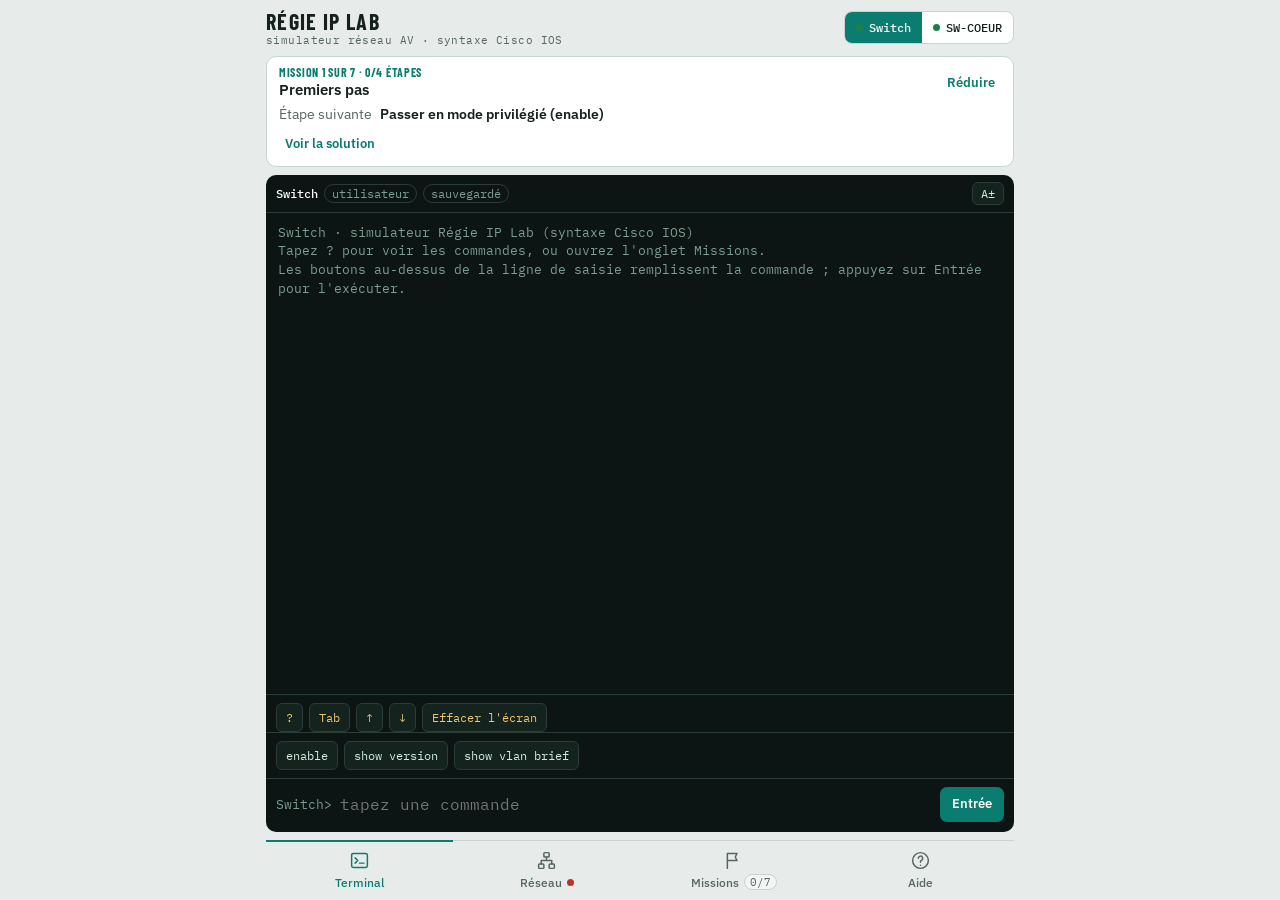
<file: formation-reseau-av/regie-ip-lab.html>
<!doctype html>
<html lang="fr">
<head>
<meta charset="utf-8">
<meta name="viewport" content="width=device-width,initial-scale=1,viewport-fit=cover">
<title>Régie IP Lab</title>
<link rel="preconnect" href="https://fonts.googleapis.com">
<link rel="preconnect" href="https://fonts.gstatic.com" crossorigin>
<link rel="stylesheet" href="https://fonts.googleapis.com/css2?family=Barlow+Condensed:wght@600;700&family=IBM+Plex+Mono:wght@400;500&family=IBM+Plex+Sans:wght@400;500;600&display=swap">
<style>
:root{
  --bg:#E7ECEA; --panel:#FFFFFF; --panel2:#F3F6F5; --ink:#15211E; --muted:#56655F; --line:#C9D3CF;
  --accent:#0A7C70; --accent-ink:#FFFFFF; --accent-soft:#D4ECE8;
  --term-bg:#0C1513; --term-ink:#CDEEDD; --term-dim:#7C9D90; --term-cmd:#FFFFFF; --term-err:#FF8E7E; --term-hint:#F0C46A; --term-sys:#93BBFF; --chip-bg:#15231F; --chip-line:#2A3D37;
  --ok:#1D7F49; --warn:#9C5E00; --bad:#BC3426; --ok-soft:#D9EFE2; --warn-soft:#F6E7CC; --bad-soft:#F7DAD5;
  --v1:#7D8B86; --v10:#0A8F80; --v20:#C27400; --v30:#7549C4; --v99:#4F6A8F; --down:#AEB8B4;
  --mono:'IBM Plex Mono',ui-monospace,Menlo,Consolas,monospace;
  --sans:'IBM Plex Sans',system-ui,-apple-system,'Segoe UI',sans-serif;
  --cond:'Barlow Condensed','Arial Narrow',system-ui,sans-serif;
}
@media (prefers-color-scheme: dark){
  :root:not([data-theme="light"]){
    color-scheme:dark;
    --bg:#0E1513; --panel:#16201D; --panel2:#1B2724; --ink:#E2ECE8; --muted:#93A69F; --line:#2B3A36;
    --accent:#3DC3B1; --accent-ink:#04201B; --accent-soft:#163A35;
    --term-bg:#070C0B; --chip-bg:#101B18; --chip-line:#26372F;
    --ok:#4FC486; --warn:#E3A640; --bad:#FF7B69; --ok-soft:#153325; --warn-soft:#3A2A10; --bad-soft:#3D1C17;
    --v1:#8A9994; --v10:#3DC3B1; --v20:#F0A83A; --v30:#A88AF0; --v99:#86A3CC; --down:#4A5853;
  }
}
:root[data-theme="dark"]{
  color-scheme:dark;
  --bg:#0E1513; --panel:#16201D; --panel2:#1B2724; --ink:#E2ECE8; --muted:#93A69F; --line:#2B3A36;
  --accent:#3DC3B1; --accent-ink:#04201B; --accent-soft:#163A35;
  --term-bg:#070C0B; --chip-bg:#101B18; --chip-line:#26372F;
  --ok:#4FC486; --warn:#E3A640; --bad:#FF7B69; --ok-soft:#153325; --warn-soft:#3A2A10; --bad-soft:#3D1C17;
  --v1:#8A9994; --v10:#3DC3B1; --v20:#F0A83A; --v30:#A88AF0; --v99:#86A3CC; --down:#4A5853;
}
html{height:100%;box-sizing:border-box}
*,*::before,*::after{box-sizing:border-box}
body{height:100%;background:var(--bg);color:var(--ink);font-family:var(--sans);font-size:14px;line-height:1.45}
button{font:inherit;color:inherit;cursor:pointer}
button:focus-visible,input:focus-visible,select:focus-visible,summary:focus-visible{outline:2px solid var(--accent);outline-offset:2px}
.app{height:100%;max-width:780px;margin:0 auto;padding-inline:16px;display:flex;flex-direction:column}
header.top{display:flex;flex-direction:column;gap:8px;padding-block:10px 8px}
.row1{display:flex;align-items:center;justify-content:space-between;gap:12px;flex-wrap:wrap}
.brand{font-family:var(--cond);font-weight:700;font-size:22px;letter-spacing:.06em;text-transform:uppercase;line-height:1}
.brand small{display:block;font-family:var(--mono);font-weight:400;font-size:10.5px;letter-spacing:.04em;text-transform:none;color:var(--muted);margin-top:3px}
.seg{display:inline-flex;border:1px solid var(--line);border-radius:8px;overflow:hidden;background:var(--panel)}
.seg button{border:0;background:transparent;padding:7px 11px;font-family:var(--mono);font-size:12px;font-weight:500;display:flex;align-items:center;gap:6px}
.seg button[aria-pressed="true"]{background:var(--accent);color:var(--accent-ink)}
.led{width:7px;height:7px;border-radius:50%;background:var(--ok);flex:none}
.guide{background:var(--panel);border:1px solid var(--line);border-radius:10px;padding:9px 12px;margin-bottom:8px;display:flex;flex-direction:column;gap:6px;flex:none}
.g-top{display:flex;justify-content:space-between;align-items:center;gap:8px}
.g-kicker{font-family:var(--cond);font-weight:700;letter-spacing:.06em;color:var(--accent);font-size:12px;text-transform:uppercase;line-height:1.1}
.g-title{font-weight:600;font-size:14.5px;line-height:1.25;text-wrap:balance}
.g-head{display:flex;flex-direction:column;gap:2px;min-width:0}
.g-step{font-size:13.5px;display:flex;gap:8px;align-items:baseline;flex-wrap:wrap}
.g-step b{font-weight:600}
.g-acts{display:flex;gap:4px;flex:none}
.linkbtn{border:0;background:none;color:var(--accent);font-weight:600;font-size:12.5px;padding:4px 6px;border-radius:6px}
.linkbtn:hover{background:var(--accent-soft)}
.g-sol{display:flex;flex-direction:column;gap:3px;max-height:96px;overflow:auto;padding-top:2px}
.g-sol button{text-align:left;font:12px var(--mono);border:1px solid var(--line);background:var(--panel2);border-radius:6px;padding:5px 8px;white-space:pre;flex:none}
.g-sol .lbl{font:11px var(--mono);color:var(--muted);padding:4px 2px 0}
.g-note{font-size:12px;color:var(--muted)}
.termbar{display:flex;align-items:center;gap:6px;padding:7px 10px;border-bottom:1px solid var(--chip-line);font:11.5px var(--mono);color:var(--term-dim);flex:none;min-width:0}
.tb-host{color:var(--term-cmd);font-weight:500;white-space:nowrap;flex:none}
.tb-tag{padding:1px 7px;border-radius:999px;border:1px solid var(--chip-line);white-space:nowrap;overflow:hidden;text-overflow:ellipsis;min-width:0}
.tb-tag.warn{color:var(--term-hint);border-color:var(--term-hint)}
.sp{flex:1}
.fsbtn{flex:none;border:1px solid var(--chip-line);background:var(--chip-bg);color:var(--term-ink);border-radius:6px;padding:3px 8px;font:12px var(--mono)}
.keys{display:flex;gap:6px;padding:8px 10px 0;border-top:1px solid var(--chip-line);flex:none;overflow-x:auto;scrollbar-width:none}
.keys::-webkit-scrollbar{display:none}
.svc-sum{display:grid;grid-template-columns:repeat(3,1fr);gap:8px}
.svc-sum div{background:var(--panel);border:1px solid var(--line);border-radius:10px;padding:9px 10px;display:flex;flex-direction:column;justify-content:space-between;align-items:flex-start;gap:6px;font-size:12.5px;line-height:1.25}
.svc-sum b{font-weight:600}
.mis.current{border-color:var(--accent);box-shadow:0 0 0 1px var(--accent)}
.mis.closed{padding-block:10px}
.pill{display:inline-flex;align-items:center;gap:5px;padding:2px 8px;border-radius:999px;font-family:var(--mono);font-size:11px;border:1px solid var(--line);background:var(--panel);color:var(--muted);white-space:nowrap}
.pill.ok{background:var(--ok-soft);color:var(--ok);border-color:transparent}
.pill.warn{background:var(--warn-soft);color:var(--warn);border-color:transparent}
.pill.bad{background:var(--bad-soft);color:var(--bad);border-color:transparent}
main{flex:1;min-height:0;display:flex;flex-direction:column}
section.tab{flex:1;min-height:0;overflow:auto;padding-block:2px 12px}
#t-term{display:flex;flex-direction:column;overflow:hidden;padding-bottom:8px}
#t-term[hidden]{display:none}
.term{flex:1;min-height:0;display:flex;flex-direction:column;background:var(--term-bg);border-radius:10px;overflow:hidden;color:var(--term-ink)}
.log{flex:1;min-height:0;overflow:auto;padding:10px 12px;font:12.5px/1.5 var(--mono);white-space:pre;-webkit-overflow-scrolling:touch}
.log .in{color:var(--term-cmd)}
.log .err{color:var(--term-err)}
.log .hint{color:var(--term-hint);white-space:pre-wrap}
.log .sys{color:var(--term-sys)}
.log .dim{color:var(--term-dim);white-space:pre-wrap}
.chips{display:flex;gap:6px;overflow-x:auto;padding:8px 10px;border-top:1px solid var(--chip-line);scrollbar-width:none}
.chips::-webkit-scrollbar{display:none}
.chip{flex:none;border:1px solid var(--chip-line);background:var(--chip-bg);color:var(--term-ink);border-radius:6px;padding:6px 9px;font:12px var(--mono);white-space:nowrap}
.chip.key{color:var(--term-hint)}
.inrow{display:flex;align-items:center;gap:8px;padding:8px 10px 10px;border-top:1px solid var(--chip-line)}
.prompt{font:13px var(--mono);color:var(--term-dim);white-space:nowrap;max-width:48%;overflow:hidden;text-overflow:ellipsis}
#cmd{flex:1;min-width:0;background:transparent;border:0;color:var(--term-cmd);font:16px var(--mono);padding:6px 0;caret-color:var(--term-hint)}
#cmd:focus{outline:none}
.send{flex:none;border:0;background:var(--accent);color:var(--accent-ink);border-radius:7px;padding:8px 12px;font-weight:600;font-size:13px}
nav.tabs{display:grid;grid-template-columns:repeat(4,1fr);border-top:1px solid var(--line);padding-bottom:env(safe-area-inset-bottom,0px);background:var(--bg)}
nav.tabs button{border:0;background:transparent;padding:8px 4px 9px;font-size:12px;font-weight:500;color:var(--muted);display:flex;flex-direction:column;align-items:center;gap:3px;border-top:2px solid transparent;margin-top:-1px}
nav.tabs button[aria-selected="true"]{color:var(--accent);border-top-color:var(--accent)}
nav.tabs svg{width:21px;height:21px;fill:none;stroke:currentColor;stroke-width:1.7;stroke-linecap:round;stroke-linejoin:round}
.lblb{display:inline-flex;align-items:center;gap:5px}
.cnt{font:10.5px var(--mono);background:var(--panel2);border:1px solid var(--line);border-radius:999px;padding:0 5px;color:var(--muted)}
.dot{width:7px;height:7px;border-radius:50%;display:inline-block}
.dot.ok{background:var(--ok)} .dot.warn{background:var(--warn)} .dot.bad{background:var(--bad)}
h2{font-family:var(--cond);font-weight:700;font-size:20px;letter-spacing:.04em;text-transform:uppercase;margin:14px 0 8px;text-wrap:balance}
h3{font-size:15px;margin:0;text-wrap:balance}
p{margin:0}
.muted{color:var(--muted)}
.stack{display:flex;flex-direction:column;gap:10px}
.card{background:var(--panel);border:1px solid var(--line);border-radius:10px;padding:12px 14px}
.svc{display:flex;flex-direction:column;gap:6px}
.svc-head{display:flex;justify-content:space-between;align-items:center;gap:10px}
.svc ul{margin:0;padding-left:18px;font-size:13px;color:var(--muted)}
.svc ul li{margin-top:2px}
.topo-wrap{overflow-x:auto}
.topo{width:100%;max-width:560px;display:block;margin:0 auto}
.topo text{font-family:var(--mono)}
.t-name{fill:var(--ink);font-size:10.5px;font-weight:500}
.t-sub{fill:var(--muted);font-size:8.5px}
.t-sw{fill:var(--ink);font-size:11px;font-weight:500;text-anchor:middle}
.t-port{fill:var(--muted);font-size:7.5px;text-anchor:middle}
.n-box{fill:var(--panel);stroke:var(--line)}
.sw-bar{fill:var(--panel2);stroke:var(--line)}
.legend{display:flex;flex-wrap:wrap;gap:10px;font-size:12px;color:var(--muted);justify-content:center;margin-top:6px}
.legend span{display:inline-flex;align-items:center;gap:5px}
.legend i{width:16px;height:3px;border-radius:2px;display:inline-block}
.pingbox{display:grid;grid-template-columns:1fr auto 1fr;gap:8px;align-items:center}
select{font:13px var(--sans);padding:8px;border-radius:7px;border:1px solid var(--line);background:var(--panel2);color:var(--ink);width:100%;min-width:0}
.btn{border:1px solid var(--line);background:var(--panel2);border-radius:8px;padding:8px 12px;font-weight:500;font-size:13px}
.btn.primary{background:var(--accent);color:var(--accent-ink);border-color:transparent}
.btn.danger{background:var(--bad);color:#fff;border-color:transparent}
.result{font-family:var(--mono);font-size:12.5px;margin-top:8px;white-space:pre-wrap}
.mis{display:flex;flex-direction:column;gap:8px}
.mis-head{display:flex;gap:10px;align-items:baseline;justify-content:space-between}
.mis-num{font-family:var(--cond);font-weight:700;font-size:15px;color:var(--accent);letter-spacing:.05em}
.steps{list-style:none;margin:0;padding:0;display:flex;flex-direction:column;gap:6px}
.steps li{display:flex;gap:9px;align-items:flex-start;font-size:13.5px}
.tick{flex:none;width:17px;height:17px;border-radius:50%;border:1.5px solid var(--line);margin-top:1px;display:grid;place-items:center}
.steps li.on .tick{background:var(--ok);border-color:var(--ok)}
.steps li.on .tick::after{content:"";width:7px;height:4px;border-left:2px solid #fff;border-bottom:2px solid #fff;transform:rotate(-45deg) translate(1px,-1px)}
.steps li.on{color:var(--muted)}
.bar{height:5px;border-radius:3px;background:var(--panel2);overflow:hidden}
.bar i{display:block;height:100%;background:var(--accent)}
details summary{cursor:pointer;font-size:13px;color:var(--accent);font-weight:500}
pre.sol{font:12px/1.5 var(--mono);background:var(--panel2);border-radius:8px;padding:10px 12px;overflow-x:auto;margin:8px 0 0}
.actions{display:flex;gap:8px;flex-wrap:wrap}
.sym{margin:0;padding-left:18px;font-size:13.5px}
.help table{border-collapse:collapse;width:100%;font-size:13px}
.help th,.help td{text-align:left;padding:6px 8px;border-bottom:1px solid var(--line);vertical-align:top}
.help th{font-size:11px;letter-spacing:.06em;text-transform:uppercase;color:var(--muted);font-weight:600}
.help code,.mono{font-family:var(--mono);font-size:12px}
.help ul{margin:6px 0 0;padding-left:18px}
.tbl{overflow-x:auto}
#toast{position:fixed;left:50%;transform:translateX(-50%);top:calc(12px + env(safe-area-inset-top,0px));background:var(--ink);color:var(--bg);padding:9px 14px;border-radius:9px;font-size:13px;max-width:calc(100% - 32px);box-shadow:0 6px 20px rgba(0,0,0,.25);transition:opacity .2s;opacity:0;pointer-events:none;z-index:5}
#toast.show{opacity:1}
@media (prefers-reduced-motion: reduce){#toast{transition:none}}
@media (max-width:420px){.log{font-size:11.5px}.brand{font-size:19px}}
</style>
<style>body{margin:0}[hidden]{display:none!important}</style>
</head>
<body>


<div class="app">
  <header class="top">
    <div class="row1">
      <div class="brand">Régie IP Lab<small>simulateur réseau AV · syntaxe Cisco IOS</small></div>
      <div class="seg" role="group" aria-label="Switch à configurer">
        <button type="button" id="dev-regie" data-dev="regie"><span class="led" id="led-regie"></span><span id="lbl-regie">Switch</span></button>
        <button type="button" id="dev-core" data-dev="core"><span class="led" id="led-core"></span><span id="lbl-core">SW-COEUR</span></button>
      </div>
    </div>
  </header>

  <main>
    <section class="tab" id="t-term" aria-label="Terminal">
      <div class="guide" id="guide"></div>
      <div class="term">
        <div class="termbar">
          <span class="tb-host" id="tb-host">Switch</span>
          <span class="tb-tag" id="mode-pill">utilisateur</span>
          <span class="tb-tag" id="save-pill">sauvegardé</span>
          <span class="sp"></span>
          <button type="button" class="fsbtn" id="fs" aria-label="Taille du texte">A±</button>
        </div>
        <div class="log" id="log" aria-live="polite"></div>
        <div class="keys" id="keys">
          <button type="button" class="chip key" data-act="?">?</button>
          <button type="button" class="chip key" data-act="tab">Tab</button>
          <button type="button" class="chip key" data-act="up" aria-label="Commande précédente">↑</button>
          <button type="button" class="chip key" data-act="down" aria-label="Commande suivante">↓</button>
          <button type="button" class="chip key" data-act="clr">Effacer l'écran</button>
        </div>
        <div class="chips" id="chips" aria-label="Commandes suggérées"></div>
        <form class="inrow" id="form" autocomplete="off">
          <span class="prompt" id="prompt">Switch&gt;</span>
          <input id="cmd" type="text" autocapitalize="off" autocorrect="off" spellcheck="false" enterkeyhint="send" aria-label="Commande" placeholder="tapez une commande">
          <button class="send" type="submit">Entrée</button>
        </form>
      </div>
    </section>

    <section class="tab" id="t-net" aria-label="Réseau" hidden>
      <h2>État des services</h2>
      <div class="svc-sum" id="svc-sum"></div>
      <p class="muted" style="font-size:12.5px;margin:10px 0 8px">Calculé en direct à partir de la configuration des deux switchs.</p>
      <div class="stack" id="services"></div>
      <h2>Topologie</h2>
      <div class="card">
        <div class="topo-wrap" id="topo"></div>
        <div class="legend">
          <span><i style="background:var(--v10)"></i>VLAN 10 audio</span>
          <span><i style="background:var(--v20)"></i>VLAN 20 vidéo</span>
          <span><i style="background:var(--v30)"></i>VLAN 30 contrôle</span>
          <span><i style="background:var(--v1)"></i>VLAN 1 par défaut</span>
          <span><i style="background:var(--down)"></i>coupé</span>
        </div>
      </div>
      <h2>Tester une liaison</h2>
      <div class="card">
        <div class="pingbox">
          <select id="ping-a" aria-label="Appareil source"></select>
          <span class="muted">vers</span>
          <select id="ping-b" aria-label="Appareil destination"></select>
        </div>
        <div class="actions" style="margin-top:10px"><button class="btn primary" type="button" id="ping-go">Tester</button></div>
        <div class="result" id="ping-out"></div>
      </div>
    </section>

    <section class="tab" id="t-mis" aria-label="Missions" hidden>
      <h2>Missions</h2>
      <p class="muted" style="margin-bottom:10px">Vous équipez la régie d'une salle de 800 places : son Dante, caméras PTZ NDI, lumière sACN. SW-COEUR est déjà en place côté scène. SW-REGIE sort d'usine. Suivez les missions dans l'ordre.</p>
      <div class="stack" id="missions"></div>
    </section>

    <section class="tab help" id="t-aide" aria-label="Aide" hidden>
      <h2>Les modes</h2>
      <div class="card tbl">
        <table>
          <thead><tr><th>Invite</th><th>Mode</th><th>Entrer / sortir</th></tr></thead>
          <tbody>
            <tr><td class="mono">Switch&gt;</td><td>Utilisateur : consultation seulement</td><td><code>enable</code></td></tr>
            <tr><td class="mono">Switch#</td><td>Privilégié : show, ping, sauvegarde</td><td><code>configure terminal</code> · <code>disable</code></td></tr>
            <tr><td class="mono">Switch(config)#</td><td>Configuration globale</td><td><code>interface …</code>, <code>vlan …</code> · <code>end</code></td></tr>
            <tr><td class="mono">(config-if)#</td><td>Un port ou une interface VLAN</td><td><code>exit</code> revient d'un niveau</td></tr>
            <tr><td class="mono">(config-if-range)#</td><td>Plusieurs ports à la fois</td><td><code>exit</code> · <code>end</code></td></tr>
            <tr><td class="mono">(config-vlan)#</td><td>Un VLAN (nom)</td><td><code>exit</code> · <code>end</code></td></tr>
          </tbody>
        </table>
      </div>
      <h2>Raccourcis</h2>
      <div class="card">
        <ul>
          <li>Les mots s'abrègent : <code>conf t</code>, <code>sh vl br</code>, <code>int ra g1/0/1 - 4</code>, <code>sw mo acc</code>.</li>
          <li><code>?</code> affiche ce qui peut suivre. <code>sh ?</code> liste les commandes show.</li>
          <li>Tab (ou la touche Tab des raccourcis) complète le mot en cours.</li>
          <li>Flèche haut ou <b>↑</b> rappelle la commande précédente.</li>
          <li><code>do show …</code> lance une commande show depuis le mode configuration.</li>
          <li>Rien n'est gardé après <code>reload</code> sans <code>write memory</code>.</li>
        </ul>
      </div>
      <h2>Commandes utiles</h2>
      <div class="card tbl">
        <table>
          <tbody>
            <tr><td><code>show running-config</code></td><td>Configuration en cours</td></tr>
            <tr><td><code>show vlan brief</code></td><td>VLAN et ports associés</td></tr>
            <tr><td><code>show interfaces status</code></td><td>État, VLAN et vitesse de chaque port</td></tr>
            <tr><td><code>show interfaces trunk</code></td><td>Liens trunk et VLAN autorisés</td></tr>
            <tr><td><code>show ip igmp snooping querier</code></td><td>Qui est querier dans chaque VLAN</td></tr>
            <tr><td><code>show ip igmp snooping groups</code></td><td>Flux multicast et ports abonnés</td></tr>
            <tr><td><code>show mls qos interface gi1/0/1</code></td><td>Confiance DSCP d'un port</td></tr>
            <tr><td><code>show lldp neighbors</code></td><td>Qui est branché sur quel port</td></tr>
            <tr><td><code>ping 192.168.99.1</code></td><td>Tester une adresse depuis une interface VLAN</td></tr>
            <tr><td><code>write memory</code></td><td>Sauvegarder</td></tr>
          </tbody>
        </table>
      </div>
      <h2>Ce que simule le labo</h2>
      <div class="card">
        <p>Un switch d'accès 24 ports gigabit + liens 10G, avec la syntaxe Cisco IOS Catalyst. Contrairement à un Catalyst réel, l'IGMP snooping est désactivé en sortie d'usine, comme sur beaucoup de switchs non pensés pour l'AV. L'onglet Réseau calcule en direct si le son Dante, la vidéo NDI et le contrôle passent, et pourquoi. Le labo complète la formation « Réseau pour l'audio-vidéo » (modules 1, 3 et 10).</p>
        <p class="muted" style="margin-top:8px">Votre progression est gardée dans ce navigateur.</p>
        <div class="actions" style="margin-top:12px">
          <button class="btn" type="button" id="reset">Réinitialiser le labo</button>
          <button class="btn danger" type="button" id="reset-yes" hidden>Confirmer : tout effacer</button>
        </div>
      </div>
    </section>
  </main>

  <nav class="tabs" role="tablist">
    <button type="button" role="tab" data-tab="term" aria-selected="true"><svg viewBox="0 0 24 24" aria-hidden="true"><rect x="3" y="4" width="18" height="16" rx="2"/><path d="M7 9l3 3-3 3M12 15h5"/></svg>Terminal</button>
    <button type="button" role="tab" data-tab="net" aria-selected="false"><svg viewBox="0 0 24 24" aria-hidden="true"><rect x="9" y="3" width="6" height="5" rx="1"/><rect x="3" y="16" width="6" height="5" rx="1"/><rect x="15" y="16" width="6" height="5" rx="1"/><path d="M12 8v4M6 16v-4h12v4"/></svg><span class="lblb">Réseau<span class="dot" id="b-net"></span></span></button>
    <button type="button" role="tab" data-tab="mis" aria-selected="false"><svg viewBox="0 0 24 24" aria-hidden="true"><path d="M5 21V4M5 4h11l-2 4 2 4H5"/></svg><span class="lblb">Missions<span class="cnt" id="b-mis"></span></span></button>
    <button type="button" role="tab" data-tab="aide" aria-selected="false"><svg viewBox="0 0 24 24" aria-hidden="true"><circle cx="12" cy="12" r="9"/><path d="M9.5 9.5a2.5 2.5 0 1 1 3.5 2.3c-.6.3-1 .9-1 1.6V14M12 17.5v.01"/></svg>Aide</button>
  </nav>
</div>
<div id="toast" role="status"></div>

<script>
(function(){
'use strict';
const KEY='regie-ip-lab-v1';
const $=id=>document.getElementById(id);

/* ---------- modèle ---------- */
function mkIf(){return {shut:false,mode:'access',vlan:1,allowed:null,portfast:false,eee:true,trust:false,desc:''};}
function mkSwitch(host,nte){
  const ifs={};
  for(let i=1;i<=24;i++) ifs['Gi1/0/'+i]=mkIf();
  for(let i=1;i<=nte;i++) ifs['Te1/1/'+i]=mkIf();
  return {hostname:host,vlans:{'1':'default'},ifs,svis:{},igmp:{global:false,off:[]},querier:false,qos:false,startup:null};
}
function snap(sw){const c=JSON.parse(JSON.stringify(sw));c.startup=null;return c;}
function factoryCore(){
  const c=mkSwitch('SW-COEUR',4);
  Object.assign(c.vlans,{'10':'AUDIO','20':'VIDEO','30':'CONTROLE','99':'ADMIN'});
  const set=(p,o)=>Object.assign(c.ifs[p],o);
  set('Gi1/0/1',{vlan:10,portfast:true,eee:false,trust:true,desc:'STAGEBOX'});
  set('Gi1/0/2',{vlan:10,portfast:true,eee:false,trust:true,desc:'AMPLI'});
  set('Gi1/0/3',{vlan:30,portfast:true,desc:'LUMIERE'});
  set('Te1/1/1',{mode:'trunk',trust:true,desc:'VERS REGIE'});
  c.svis['99']={ip:'192.168.99.1',mask:'255.255.255.0',shut:false};
  c.igmp.global=true; c.qos=true;
  c.startup=snap(c);
  return c;
}
function newTerm(){return {mode:'user',ifs:[],vlans:[],svi:null};}
function fresh(){
  return {sw:{regie:mkSwitch('Switch',2),core:factoryCore()},term:{regie:newTerm(),core:newTerm()},cur:'regie',tab:'term',
    flags:{},dirty:{regie:false,core:false},faults:[],done:{},seen:{},logs:{regie:[],core:[]},hist:{regie:[],core:[]}};
}
const HOSTS=[
  {id:'CONSOLE',name:'Console Dante',sw:'regie',port:'Gi1/0/1',ip:'192.168.10.21',role:'dante'},
  {id:'PC-MULTI',name:'PC multipiste',sw:'regie',port:'Gi1/0/2',ip:'192.168.10.30',role:'dante'},
  {id:'CAM1',name:'PTZ 1 NDI',sw:'regie',port:'Gi1/0/5',ip:'192.168.20.31',role:'ndi'},
  {id:'CAM2',name:'PTZ 2 NDI',sw:'regie',port:'Gi1/0/6',ip:'192.168.20.32',role:'ndi'},
  {id:'PC-VMIX',name:'PC vMix',sw:'regie',port:'Gi1/0/7',ip:'192.168.20.40',role:'ndi'},
  {id:'COMPANION',name:'Companion',sw:'regie',port:'Gi1/0/9',ip:'192.168.30.20',role:'ctrl'},
  {id:'STAGEBOX',name:'Stagebox',sw:'core',port:'Gi1/0/1',ip:'192.168.10.22',role:'dante'},
  {id:'AMPLI',name:'Ampli',sw:'core',port:'Gi1/0/2',ip:'192.168.10.23',role:'dante'},
  {id:'LUMIERE',name:'Console lumière',sw:'core',port:'Gi1/0/3',ip:'192.168.30.30',role:'ctrl'}
];
const TRUNK={regie:'Te1/1/1',core:'Te1/1/1'};
const other=d=>d==='regie'?'core':'regie';
const H=id=>HOSTS.find(h=>h.id===id);

let S;
try{const raw=localStorage.getItem(KEY); if(raw){const o=JSON.parse(raw); if(o&&o.sw&&o.sw.regie&&o.sw.core&&o.term) S=o;}}catch(e){}
if(!S) S=fresh();
function save(){try{localStorage.setItem(KEY,JSON.stringify(S));}catch(e){}}

/* ---------- réseau ---------- */
const ipInt=ip=>ip.split('.').reduce((a,n)=>((a<<8)>>>0)+(+n),0)>>>0;
function sameNet(a,b,mask){const m=ipInt(mask||'255.255.255.0');return ((ipInt(a)&m)>>>0)===((ipInt(b)&m)>>>0);}
const vlanExists=(sw,v)=>Object.prototype.hasOwnProperty.call(sw.vlans,String(v));
function portVlan(sw,port){const i=sw.ifs[port]; if(!i||i.shut) return null; const v=i.mode==='access'?i.vlan:1; return vlanExists(sw,v)?v:null;}
const allowedHas=(i,v)=>i.allowed===null||i.allowed.includes(v);
function trunkUp(v){
  const R=S.sw.regie,C=S.sw.core,r=R.ifs[TRUNK.regie],c=C.ifs[TRUNK.core];
  if(r.shut||c.shut||!vlanExists(R,v)||!vlanExists(C,v)) return false;
  if(r.mode==='trunk'&&c.mode==='trunk') return allowedHas(r,v)&&allowedHas(c,v);
  if(r.mode==='access'&&c.mode==='access') return r.vlan===v&&c.vlan===v;
  return false;
}
const path=(a,b,v)=>a===b?vlanExists(S.sw[a],v):trunkUp(v);
const hostVlan=h=>portVlan(S.sw[h.sw],h.port);
function reach(a,b){const va=hostVlan(a),vb=hostVlan(b);return va!==null&&va===vb&&path(a.sw,b.sw,va)&&sameNet(a.ip,b.ip);}
function whyNot(a,b){
  for(const h of [a,b]){const i=S.sw[h.sw].ifs[h.port]; if(i.shut) return `Le port ${h.port} de ${S.sw[h.sw].hostname} (${h.id}) est désactivé (shutdown).`;}
  const va=hostVlan(a),vb=hostVlan(b);
  if(va!==vb) return `${a.id} est dans le VLAN ${va===null?'?':va}, ${b.id} dans le VLAN ${vb===null?'?':vb}. Ils doivent être dans le même VLAN.`;
  if(!path(a.sw,b.sw,va)) return `Le VLAN ${va} ne passe pas par le lien Te1/1/1 entre les deux switchs (mode trunk et VLAN autorisés des deux côtés).`;
  if(!sameNet(a.ip,b.ip)) return `${a.ip} et ${b.ip} ne sont pas dans le même sous-réseau /24.`;
  return '';
}
const snoopOn=(sw,v)=>sw.igmp.global&&!sw.igmp.off.includes(v);
function connected(dev,port){
  const i=S.sw[dev].ifs[port]; if(!i||i.shut) return false;
  if(HOSTS.some(h=>h.sw===dev&&h.port===port)) return true;
  if(TRUNK[dev]===port) return !S.sw[other(dev)].ifs[TRUNK[other(dev)]].shut;
  return false;
}
function services(){
  const defs=[
    {key:'audio',name:'Audio Dante',pairs:[['CONSOLE','STAGEBOX'],['CONSOLE','AMPLI'],['CONSOLE','PC-MULTI']]},
    {key:'video',name:'Vidéo NDI',pairs:[['CAM1','PC-VMIX'],['CAM2','PC-VMIX']]},
    {key:'ctrl',name:'Contrôle et lumière',pairs:[['COMPANION','LUMIERE']]}
  ];
  return defs.map(d=>{
    const bad=[],warn=[];
    d.pairs.forEach(([x,y])=>{const a=H(x),b=H(y); if(!reach(a,b)) bad.push({t:'link',m:`${x} ↔ ${y} : ${whyNot(a,b)}`});});
    const ids=[...new Set(d.pairs.flat())], sws=[...new Set(ids.map(i=>H(i).sw))];
    const v=hostVlan(H(ids[0]));
    if(!bad.length&&v!==null){
      const off=sws.filter(k=>!snoopOn(S.sw[k],v));
      if(off.length) warn.push({t:'igmp',m:`IGMP snooping inactif sur ${off.map(k=>S.sw[k].hostname).join(' et ')} (VLAN ${v}) : le multicast inonde tous les ports.`});
      else{
        const q=['regie','core'].filter(k=>S.sw[k].querier&&snoopOn(S.sw[k],v)&&(sws.includes(k)||trunkUp(v)));
        if(!q.length) bad.push({t:'igmp',m:`Aucun querier IGMP dans le VLAN ${v} : les abonnements expirent et les flux s'arrêtent après quelques minutes.`});
      }
      if(d.key==='audio'){
        const dh=ids.map(H);
        const eee=dh.filter(h=>S.sw[h.sw].ifs[h.port].eee);
        if(eee.length) warn.push({t:'eee',m:`EEE actif sur ${eee.map(h=>h.port+' ('+h.id+')').join(', ')} : risque de clics et de pertes d'horloge.`});
        const noq=sws.filter(k=>!S.sw[k].qos);
        if(noq.length) warn.push({t:'qos',m:`QoS désactivée sur ${noq.map(k=>S.sw[k].hostname).join(' et ')} (mls qos) : l'audio n'est pas prioritaire.`});
        else{
          const nt=dh.filter(h=>!S.sw[h.sw].ifs[h.port].trust).map(h=>h.port+' ('+h.id+')');
          if(sws.length>1) sws.forEach(k=>{if(!S.sw[k].ifs[TRUNK[k]].trust) nt.push(TRUNK[k]+' ('+S.sw[k].hostname+')');});
          if(nt.length) warn.push({t:'qos',m:`Pas de confiance DSCP sur ${nt.join(', ')} : ajoutez mls qos trust dscp.`});
        }
      }
    }
    return {key:d.key,name:d.name,vlan:v,st:bad.length?'bad':warn.length?'warn':'ok',issues:bad.concat(warn)};
  });
}
const allOk=()=>services().every(s=>s.st==='ok');

/* ---------- utilitaires texte ---------- */
const pad=(s,n)=>String(s).padEnd(n);
function longIf(p){return p.replace(/^Gi/,'GigabitEthernet').replace(/^Te/,'TenGigabitEthernet');}
function normIf(t){
  const m=/^([a-z]+)\s*(\d+\/\d+\/\d+)$/i.exec(t); if(!m) return null;
  const p=m[1].toLowerCase();
  if('gigabitethernet'.startsWith(p)) return 'Gi'+m[2];
  if('tengigabitethernet'.startsWith(p)) return 'Te'+m[2];
  return null;
}
function parseRange(str){
  const out=[];
  for(const seg of str.split(',')){
    const s=seg.replace(/\s+/g,'');
    const m=/^([a-z]+)(\d+\/\d+\/)(\d+)(?:-(?:[a-z]+\d+\/\d+\/)?(\d+))?$/i.exec(s);
    if(!m) return null;
    const first=normIf(m[1]+m[2]+m[3]); if(!first) return null;
    const pre=first.slice(0,2)+m[2], a=+m[3], b=m[4]?+m[4]:a;
    if(b<a) return null;
    for(let n=a;n<=b;n++) out.push(pre+n);
  }
  return out;
}
function parseVlans(s){
  const out=[];
  for(const part of s.split(',')){
    const m=/^(\d+)(?:-(\d+))?$/.exec(part); if(!m) return null;
    const a=+m[1],b=m[2]?+m[2]:a; if(a<1||b>4094||b<a) return null;
    for(let v=a;v<=b;v++) out.push(v);
  }
  return out;
}
function compress(list){
  const a=[...new Set(list)].sort((x,y)=>x-y),r=[];
  for(let i=0;i<a.length;i++){let j=i; while(j+1<a.length&&a[j+1]===a[j]+1) j++; r.push(j>i+1?a[i]+'-'+a[j]:j===i+1?a[i]+','+a[j]:String(a[i])); i=j;}
  return r.join(',');
}
const ipOk=t=>/^\d{1,3}(\.\d{1,3}){3}$/.test(t)&&t.split('.').every(n=>+n<256);
function maskOk(t){if(!ipOk(t)) return false; const n=ipInt(t); const inv=(~n)>>>0; return ((inv+1)&inv)===0&&n!==0;}

/* ---------- configuration texte ---------- */
function cfgText(sw){
  const L=['!','version 15.2','hostname '+sw.hostname,'!'];
  if(sw.qos) L.push('mls qos');
  if(sw.igmp.global) L.push('ip igmp snooping');
  sw.igmp.off.slice().sort((a,b)=>a-b).forEach(v=>L.push('no ip igmp snooping vlan '+v));
  if(sw.querier) L.push('ip igmp snooping querier');
  L.push('!');
  Object.keys(sw.vlans).map(Number).sort((a,b)=>a-b).forEach(v=>{if(v!==1){L.push('vlan '+v,' name '+sw.vlans[v],'!');}});
  Object.keys(sw.ifs).forEach(p=>{
    const i=sw.ifs[p]; L.push('interface '+longIf(p));
    if(i.desc) L.push(' description '+i.desc);
    if(i.mode==='access'&&i.vlan!==1) L.push(' switchport access vlan '+i.vlan);
    if(i.mode==='trunk'&&i.allowed!==null) L.push(' switchport trunk allowed vlan '+(i.allowed.length?compress(i.allowed):'none'));
    if(i.mode==='trunk'||i.vlan!==1) L.push(' switchport mode '+i.mode);
    if(!i.eee) L.push(' no power efficient-ethernet');
    if(i.trust) L.push(' mls qos trust dscp');
    if(i.portfast) L.push(' spanning-tree portfast');
    if(i.shut) L.push(' shutdown');
    L.push('!');
  });
  Object.keys(sw.svis).map(Number).sort((a,b)=>a-b).forEach(v=>{
    const s=sw.svis[v]; L.push('interface Vlan'+v, s.ip?` ip address ${s.ip} ${s.mask}`:' no ip address');
    if(s.shut) L.push(' shutdown'); L.push('!');
  });
  L.push('end');
  const body=L.join('\n');
  return 'Building configuration...\n\nCurrent configuration : '+body.length+' bytes\n'+body;
}

/* ---------- commandes ---------- */
const P={
  '<ip>':{d:'A.B.C.D',h:'Adresse IP',ok:ipOk},
  '<mask>':{d:'A.B.C.D',h:'Masque de sous-réseau',ok:maskOk},
  '<vlan>':{d:'<1-4094>',h:'Numéro de VLAN',ok:t=>/^\d+$/.test(t)&&+t>=1&&+t<=4094},
  '<vlans>':{d:'WORD',h:'Liste de VLAN, ex. 10,20,30-32',ok:t=>!!parseVlans(t)},
  '<word>':{d:'WORD',h:'Nom sans espace',ok:t=>t.length>0},
  '<line>':{d:'LINE',h:'Texte libre',rest:true},
  '<if>':{d:'Gi1/0/x | Te1/1/x',h:'Nom d\'interface',ok:t=>!!normIf(t)},
  '<range>':{d:'Gi1/0/1 - 12',h:'Plage de ports, ex. gi1/0/1 - 4',rest:true},
  '<cmd>':{d:'LINE',h:'Commande du mode privilégié',rest:true}
};
const DESC={enable:'Passer en mode privilégié',disable:'Revenir au mode utilisateur',configure:'Entrer en mode configuration',terminal:'Configurer depuis le terminal',
  show:'Afficher des informations',ping:'Tester une adresse IP',write:'Sauvegarder la configuration',memory:'Dans la mémoire de démarrage',copy:'Copier une configuration',
  reload:'Redémarrer le switch',exit:'Revenir au niveau précédent',end:'Revenir au mode privilégié',do:'Lancer une commande du mode privilégié',
  hostname:'Nommer le switch',vlan:'Créer ou modifier un VLAN',no:'Annuler une commande',interface:'Configurer une interface',range:'Plusieurs interfaces',
  ip:'Paramètres IP',igmp:'Paramètres IGMP',snooping:'IGMP snooping',querier:'Querier IGMP',mls:'Paramètres QoS',qos:'Qualité de service',
  name:'Nommer le VLAN',description:'Décrire le port',switchport:'Mode du port de switch',mode:'Mode du port',access:'Port d\'appareil, un VLAN',
  trunk:'Lien entre switchs, plusieurs VLAN',allowed:'VLAN autorisés',add:'Ajouter des VLAN',remove:'Retirer des VLAN',all:'Tous les VLAN',
  shutdown:'Désactiver l\'interface','spanning-tree':'Paramètres anti-boucle',portfast:'Port actif immédiatement',power:'Gestion d\'énergie',
  'efficient-ethernet':'EEE (802.3az)',trust:'Faire confiance au marquage',dscp:'Marquage DSCP',address:'Adresse IP de l\'interface',
  version:'Version du système','running-config':'Configuration en cours','startup-config':'Configuration de démarrage',brief:'Résumé',
  interfaces:'État des interfaces',status:'État des ports',groups:'Groupes multicast',lldp:'Voisins LLDP',neighbors:'Appareils branchés',history:'Historique des commandes'};

const CTX={'show vlan':'Afficher les VLAN','show ip':'Informations IP et IGMP','show mls':'Informations QoS','show interfaces':'État des interfaces',
  'ip address':'Adresse IP de l\'interface','snooping vlan':'Snooping dans un VLAN','snooping querier':'Querier IGMP','igmp snooping':'IGMP snooping',
  'no vlan':'Supprimer un VLAN','no interface':'Supprimer une interface VLAN','no ip':'Désactiver un paramètre IP','no shutdown':'Activer l\'interface',
  'no mls':'Désactiver la QoS','no power':'Désactiver l\'économie d\'énergie','no spanning-tree':'Retirer PortFast','no description':'Effacer la description',
  'no name':'Nom par défaut','switchport access':'Paramètres du mode accès','switchport trunk':'Paramètres du mode trunk','interface vlan':'Interface VLAN (IP du switch)',
  'mls qos':'Qualité de service','ip interface':'Interfaces IP','ip igmp':'Paramètres IGMP','qos trust':'Faire confiance au marquage','qos interface':'QoS d\'un port','trunk allowed':'VLAN autorisés','allowed vlan':'VLAN autorisés'};
const cmds={exec:[],config:[],vlan:[],if:[],svi:[]};
function def(list,p,f,priv){cmds[list].push({p,toks:p.split(' '),f,priv:!!priv});}
const cur=()=>S.sw[S.cur];
const tm=()=>S.term[S.cur];
function sysMsg(s){out(s,'sys');}

// EXEC
def('exec','enable',()=>{tm().mode='priv';S.flags.enable=true;});
def('exec','disable',()=>{tm().mode='user';},true);
def('exec','configure terminal',()=>{tm().mode='config';S.flags.conft=true;return 'Enter configuration commands, one per line.  End with CNTL/Z.';},true);
def('exec','exit',()=>{if(tm().mode==='priv'){tm().mode='user';return 'Session terminée. Vous êtes revenu au mode utilisateur.';} return 'Session terminée. Tapez enable pour recommencer.';});
def('exec','show version',()=>`Cisco IOS Software, simulation pédagogique Régie IP Lab, Version 15.2
${cur().hostname} uptime is 2 hours, 14 minutes
24 Gigabit Ethernet interfaces, ${Object.keys(cur().ifs).filter(p=>p.startsWith('Te')).length} Ten Gigabit Ethernet interfaces
Configuration register is 0xF`);
def('exec','show running-config',()=>cfgText(cur()),true);
def('exec','show startup-config',()=>cur().startup?cfgText(cur().startup).replace(/^Building configuration\.\.\.\n\n/,''):'startup-config is not present',true);
def('exec','show vlan brief',showVlan);
def('exec','show vlan',showVlan);
def('exec','show interfaces status',showIntStatus);
def('exec','show interfaces trunk',showTrunk);
def('exec','show ip interface brief',showIpBrief);
def('exec','show ip igmp snooping',showSnoop);
def('exec','show ip igmp snooping querier',showQuerier);
def('exec','show ip igmp snooping groups',showGroups);
def('exec','show mls qos',()=>cur().qos?'QoS is enabled\nQoS ip packet dscp rewrite is enabled':'QoS is disabled\nQoS ip packet dscp rewrite is enabled');
def('exec','show mls qos interface <if>',a=>{const p=normIf(a[0]),i=p&&cur().ifs[p]; if(!i) return errOut('% Invalid interface '+a[0]); return `${longIf(p)}\ntrust state: ${i.trust&&cur().qos?'trust dscp':'not trusted'}\ntrust mode: ${i.trust?'trust dscp':'not trusted'}\ntrust enabled flag: ena\nCOS override: dis\ndefault COS: 0`;});
def('exec','show lldp neighbors',showLldp);
def('exec','show history',()=>S.hist[S.cur].slice(-20).map(h=>'  '+h).join('\n'));
def('exec','write memory',doSave,true);
def('exec','copy running-config startup-config',()=>'Destination filename [startup-config]? \n'+doSave(),true);
def('exec','reload',doReload,true);
def('exec','ping <ip>',a=>doPing(a[0]));

// CONFIG
def('config','hostname <word>',a=>{cur().hostname=a[0];});
def('config','vlan <vlans>',a=>{const l=parseVlans(a[0]);l.forEach(v=>{if(!vlanExists(cur(),v)) cur().vlans[v]='VLAN'+String(v).padStart(4,'0');});tm().mode='config-vlan';tm().vlans=l;});
def('config','no vlan <vlans>',a=>{parseVlans(a[0]).forEach(v=>{if(v!==1) delete cur().vlans[v];}); if(parseVlans(a[0]).includes(1)) return errOut('%Default VLAN 1 may not be deleted.');});
def('config','interface <if>',a=>{const p=normIf(a[0]); if(!cur().ifs[p]) return errOut(`% Invalid interface ${a[0]} (ports disponibles : Gi1/0/1-24, Te1/1/1-${Object.keys(cur().ifs).length-24})`); tm().mode='config-if';tm().ifs=[p];tm().svi=null;});
def('config','interface range <range>',a=>{const l=parseRange(a[0]); if(!l||!l.length||l.some(p=>!cur().ifs[p])) return errOut('% Invalid interface range. Exemple : interface range gi1/0/1 - 4'); tm().mode='config-if-range';tm().ifs=l;tm().svi=null;});
def('config','interface vlan <vlan>',a=>{const v=+a[0]; if(!cur().svis[v]) cur().svis[v]={ip:null,mask:null,shut:true}; tm().mode='config-if';tm().svi=v;tm().ifs=[];});
def('config','no interface vlan <vlan>',a=>{delete cur().svis[+a[0]];});
def('config','ip igmp snooping',()=>{cur().igmp.global=true;});
def('config','no ip igmp snooping',()=>{cur().igmp.global=false;});
def('config','ip igmp snooping vlan <vlan>',a=>{const v=+a[0];cur().igmp.off=cur().igmp.off.filter(x=>x!==v); if(!cur().igmp.global) return hintOut('IGMP snooping est désactivé globalement : tapez aussi ip igmp snooping.');});
def('config','no ip igmp snooping vlan <vlan>',a=>{const v=+a[0]; if(!cur().igmp.off.includes(v)) cur().igmp.off.push(v);});
def('config','ip igmp snooping querier',()=>{cur().querier=true; if(!cur().igmp.global) return hintOut('Le querier ne fonctionne que si ip igmp snooping est activé.');});
def('config','no ip igmp snooping querier',()=>{cur().querier=false;});
def('config','mls qos',()=>{cur().qos=true;});
def('config','no mls qos',()=>{cur().qos=false;});
def('config','do <cmd>',a=>runIn('priv',a[0]));
def('config','exit',()=>{tm().mode='priv';});
def('config','end',endCfg);

// VLAN
def('vlan','name <word>',a=>{tm().vlans.forEach(v=>{if(vlanExists(cur(),v)) cur().vlans[v]=a[0];});});
def('vlan','no name',()=>{tm().vlans.forEach(v=>{cur().vlans[v]='VLAN'+String(v).padStart(4,'0');});});
def('vlan','exit',()=>{tm().mode='config';});
def('vlan','end',endCfg);
def('vlan','do <cmd>',a=>runIn('priv',a[0]));

// INTERFACE
const each=f=>{tm().ifs.forEach(p=>f(cur().ifs[p],p));};
def('if','description <line>',a=>each(i=>{i.desc=a[0];}));
def('if','no description',()=>each(i=>{i.desc='';}));
def('if','switchport mode access',()=>each(i=>{i.mode='access';}));
def('if','switchport mode trunk',()=>each(i=>{i.mode='trunk';}));
def('if','switchport access vlan <vlan>',a=>{const v=+a[0]; let msg; if(!vlanExists(cur(),v)){cur().vlans[v]='VLAN'+String(v).padStart(4,'0'); msg=`% Access VLAN does not exist. Creating vlan ${v}`;} each(i=>{i.vlan=v;}); return msg;});
def('if','switchport trunk allowed vlan <vlans>',a=>each(i=>{i.allowed=parseVlans(a[0]);}));
def('if','switchport trunk allowed vlan add <vlans>',a=>each(i=>{if(i.allowed!==null) i.allowed=[...new Set(i.allowed.concat(parseVlans(a[0])))];}));
def('if','switchport trunk allowed vlan remove <vlans>',a=>each(i=>{const r=parseVlans(a[0]); const base=i.allowed===null?[...Array(4094).keys()].map(x=>x+1):i.allowed; i.allowed=base.filter(v=>!r.includes(v)); if(i.allowed.length>200) i.allowed=i.allowed.filter(v=>v<=1005||!r.includes(v));}));
def('if','switchport trunk allowed vlan all',()=>each(i=>{i.allowed=null;}));
def('if','shutdown',()=>{const m=[];each((i,p)=>{if(!i.shut){i.shut=true;m.push(`%LINK-5-CHANGED: Interface ${longIf(p)}, changed state to administratively down`);}});m.forEach(sysMsg);});
def('if','no shutdown',()=>{const m=[];each((i,p)=>{if(i.shut){i.shut=false; if(connected(S.cur,p)) m.push(`%LINK-3-UPDOWN: Interface ${longIf(p)}, changed state to up`);}});m.forEach(sysMsg);});
def('if','spanning-tree portfast',()=>{each(i=>{i.portfast=true;}); return tm().ifs.some(p=>cur().ifs[p].mode==='trunk')?'%Warning: portfast should only be enabled on ports connected to a single host.':undefined;});
def('if','no spanning-tree portfast',()=>each(i=>{i.portfast=false;}));
def('if','power efficient-ethernet',()=>each(i=>{i.eee=true;}));
def('if','no power efficient-ethernet',()=>each(i=>{i.eee=false;}));
def('if','mls qos trust dscp',()=>{each(i=>{i.trust=true;}); if(!cur().qos) return hintOut('QoS est désactivée globalement : tapez aussi mls qos en configuration globale.');});
def('if','no mls qos trust',()=>each(i=>{i.trust=false;}));
def('if','exit',()=>{tm().mode='config';tm().ifs=[];});
def('if','end',endCfg);
def('if','do <cmd>',a=>runIn('priv',a[0]));

// SVI
const svi=()=>cur().svis[tm().svi];
def('svi','ip address <ip> <mask>',a=>{svi().ip=a[0];svi().mask=a[1];});
def('svi','no ip address',()=>{svi().ip=null;svi().mask=null;});
def('svi','shutdown',()=>{svi().shut=true;sysMsg(`%LINK-5-CHANGED: Interface Vlan${tm().svi}, changed state to administratively down`);});
def('svi','no shutdown',()=>{svi().shut=false;sysMsg(`%LINK-3-UPDOWN: Interface Vlan${tm().svi}, changed state to up`);});
def('svi','description <line>',()=>{});
def('svi','exit',()=>{tm().mode='config';tm().svi=null;});
def('svi','end',endCfg);
def('svi','do <cmd>',a=>runIn('priv',a[0]));

function endCfg(){tm().mode='priv';tm().ifs=[];tm().svi=null;sysMsg('%SYS-5-CONFIG_I: Configured from console by console');}
function doSave(){const sw=cur(); sw.startup=snap(sw); S.dirty[S.cur]=false; return 'Building configuration...\n[OK]';}
function doReload(){
  const d=S.cur, st=S.sw[d].startup;
  S.sw[d]= st? Object.assign(JSON.parse(JSON.stringify(st)),{startup:st}) : mkSwitch('Switch',2);
  S.term[d]=newTerm(); S.dirty[d]=false;
  return 'Proceed with reload? [confirm]\n\nSystem Bootstrap, Version 15.2\nBooting...\n'+(st?'Configuration de démarrage chargée.':'Aucune configuration sauvegardée : retour aux réglages d\'usine.')+'\n\nPress RETURN to get started!';
}

/* ---------- show ---------- */
function showVlan(){
  const sw=cur(),L=['','VLAN Name                             Status    Ports','---- -------------------------------- --------- -------------------------------'];
  Object.keys(sw.vlans).map(Number).sort((a,b)=>a-b).forEach(v=>{
    const ports=Object.keys(sw.ifs).filter(p=>sw.ifs[p].mode==='access'&&sw.ifs[p].vlan===v);
    const ch=[]; for(let i=0;i<ports.length;i+=4) ch.push(ports.slice(i,i+4).join(', '));
    L.push(pad(v,4)+' '+pad(sw.vlans[v],32)+' '+pad('active',9)+' '+(ch[0]||''));
    ch.slice(1).forEach(c=>L.push(' '.repeat(48)+c));
  });
  return L.join('\n');
}
function showIntStatus(){
  const sw=cur(),L=['','Port      Name               Status       Vlan       Duplex  Speed Type'];
  Object.keys(sw.ifs).forEach(p=>{
    const i=sw.ifs[p],c=connected(S.cur,p);
    const st=i.shut?'disabled':c?'connected':'notconnect';
    const te=p.startsWith('Te');
    L.push(pad(p,10)+pad(i.desc.slice(0,18),19)+pad(st,13)+pad(i.mode==='trunk'?'trunk':i.vlan,11)+pad(c?'a-full':'auto',8)+pad(c?(te?'a-10G':'a-1000'):'auto',6)+(te?'SFP-10GBase-SR':'10/100/1000BaseTX'));
  });
  return L.join('\n');
}
function showTrunk(){
  const sw=cur(),tp=Object.keys(sw.ifs).filter(p=>sw.ifs[p].mode==='trunk'&&connected(S.cur,p));
  if(!tp.length) return '';
  const L=['','Port        Mode         Encapsulation  Status        Native vlan'];
  tp.forEach(p=>L.push(pad(p,12)+pad('on',13)+pad('802.1q',15)+pad('trunking',14)+'1'));
  L.push('','Port        Vlans allowed on trunk');
  tp.forEach(p=>{const i=sw.ifs[p];L.push(pad(p,12)+(i.allowed===null?'1-4094':i.allowed.length?compress(i.allowed):'none'));});
  L.push('','Port        Vlans allowed and active in management domain');
  tp.forEach(p=>{const i=sw.ifs[p];const act=Object.keys(sw.vlans).map(Number).filter(v=>allowedHas(i,v));L.push(pad(p,12)+(act.length?compress(act):'none'));});
  return L.join('\n');
}
function showIpBrief(){
  const sw=cur(),L=['Interface              IP-Address      OK? Method Status                Protocol'];
  Object.keys(sw.svis).map(Number).sort((a,b)=>a-b).forEach(v=>{const s=sw.svis[v];const up=!s.shut&&vlanExists(sw,v);
    L.push(pad('Vlan'+v,23)+pad(s.ip||'unassigned',16)+pad('YES',4)+pad(s.ip?'manual':'unset',7)+pad(s.shut?'administratively down':up?'up':'down',22)+(up?'up':'down'));});
  Object.keys(sw.ifs).forEach(p=>{const i=sw.ifs[p],c=connected(S.cur,p);
    L.push(pad(longIf(p),23)+pad('unassigned',16)+pad('YES',4)+pad('unset',7)+pad(i.shut?'administratively down':c?'up':'down',22)+(c?'up':'down'));});
  return L.join('\n');
}
function querierOf(dev,v){
  const sw=S.sw[dev];
  const ipOf=s=>{const x=s.svis[v]&&s.svis[v].ip?s.svis[v].ip:(Object.values(s.svis).find(y=>y.ip)||{}).ip;return x||'0.0.0.0';};
  if(sw.querier&&snoopOn(sw,v)) return {ip:ipOf(sw),port:'Switch'};
  const o=other(dev),os=S.sw[o];
  if(os.querier&&snoopOn(os,v)&&trunkUp(v)) return {ip:ipOf(os),port:TRUNK[dev]};
  return null;
}
function showSnoop(){
  const sw=cur(),en=b=>b?'Enabled':'Disabled';
  const L=['Global IGMP Snooping configuration:','-------------------------------------------',
    'IGMP snooping              : '+en(sw.igmp.global),'IGMPv3 snooping (minimal)  : Enabled','Report suppression         : Enabled',
    'TCN solicit query          : Disabled','TCN flood query count      : 2','Robustness variable        : 2','Last member query count    : 2',
    'Querier                    : '+en(sw.querier),''];
  Object.keys(sw.vlans).map(Number).sort((a,b)=>a-b).forEach(v=>L.push('Vlan '+v+':','--------','IGMP snooping                       : '+en(snoopOn(sw,v)),''));
  return L.join('\n');
}
function showQuerier(){
  const L=['Vlan      IP Address               IGMP Version   Port','-------------------------------------------------------------'];
  Object.keys(cur().vlans).map(Number).sort((a,b)=>a-b).forEach(v=>{if(!snoopOn(cur(),v)) return; const q=querierOf(S.cur,v); if(q) L.push(pad(v,10)+pad(q.ip,25)+pad('v2',15)+q.port);});
  return L.join('\n');
}
function showGroups(){
  const d=S.cur,sw=cur(),L=['Vlan      Group                    Type        Version     Port List','-----------------------------------------------------------------------'];
  const grp=(v,g,ids)=>{
    if(!snoopOn(sw,v)||!querierOf(d,v)) return;
    const ports=ids.map(H).filter(h=>h.sw===d&&hostVlan(h)===v).map(h=>h.port);
    if(trunkUp(v)&&ids.map(H).some(h=>h.sw!==d&&hostVlan(h)===v)) ports.push(TRUNK[d]);
    if(ports.length) L.push(pad(v,10)+pad(g,25)+pad('igmp',12)+pad('v2',12)+ports.join(', '));
  };
  grp(10,'239.255.0.1',['CONSOLE','PC-MULTI','STAGEBOX','AMPLI']);
  grp(20,'239.255.20.31',['PC-VMIX']);
  grp(20,'239.255.20.32',['PC-VMIX']);
  grp(30,'239.255.0.1',['LUMIERE','COMPANION']);
  return L.join('\n');
}
function showLldp(){
  const d=S.cur,L=['Capability codes: (B) Bridge, (O) Other','','Device ID           Local Intf     Hold-time  Capability      Port ID'];let n=0;
  HOSTS.filter(h=>h.sw===d&&connected(d,h.port)).forEach(h=>{L.push(pad(h.id,20)+pad(h.port,15)+pad('120',11)+pad('O',16)+'eth0');n++;});
  if(connected(d,TRUNK[d])){L.push(pad(S.sw[other(d)].hostname,20)+pad(TRUNK[d],15)+pad('120',11)+pad('B',16)+TRUNK[other(d)]);n++;}
  L.push('','Total entries displayed: '+n); return L.join('\n');
}
function doPing(ip){
  const d=S.cur,sw=cur();
  if(!ipOk(ip)) return errOut('% Unrecognized host or address.');
  const head='Type escape sequence to abort.\nSending 5, 100-byte ICMP Echos to '+ip+', timeout is 2 seconds:\n';
  let why='',ok=false;
  const own=Object.values(sw.svis).find(s=>s.ip===ip&&!s.shut);
  if(own) ok=true;
  else{
    const src=Object.keys(sw.svis).map(Number).find(v=>sw.svis[v].ip&&sameNet(ip,sw.svis[v].ip,sw.svis[v].mask));
    if(src===undefined) {const hh=HOSTS.find(x=>x.ip===ip),vv=hh?hostVlan(hh):null;
      why=`Aucune interface VLAN de ${sw.hostname} n'a d'adresse dans le réseau de ${ip}.`+(vv?` Pour tester depuis le switch : interface vlan ${vv}, ip address ${ip.split('.').slice(0,3).join('.')}.${d==='regie'?'2':'1'} 255.255.255.0, no shutdown.`:' Créez une interface VLAN avec une adresse dans ce réseau.');}
    else if(sw.svis[src].shut) why=`L'interface Vlan${src} est éteinte. Une interface VLAN est créée en shutdown : tapez no shutdown dedans.`;
    else if(!vlanExists(sw,src)) why=`Le VLAN ${src} n'existe pas sur ${sw.hostname}. Créez-le avec vlan ${src}.`;
    else{
      const h=HOSTS.find(x=>x.ip===ip);
      if(h){ if(hostVlan(h)!==src) why=`${h.id} n'est pas joignable dans le VLAN ${src} (port éteint ou autre VLAN).`; else if(!path(d,h.sw,src)) why=`Le VLAN ${src} ne passe pas par le trunk Te1/1/1.`; else ok=true; }
      else{
        const o=other(d),os=S.sw[o],t=os.svis[src];
        if(t&&t.ip===ip){ if(t.shut) why='L\'interface distante est éteinte.'; else if(!trunkUp(src)) why=`Le VLAN ${src} ne passe pas par le trunk Te1/1/1 (mode trunk et VLAN autorisés des deux côtés).`; else ok=true; }
        else why='Aucun appareil ne répond à cette adresse.';
      }
    }
  }
  if(ok){
    const k='arp_'+d+'_'+ip, first=!S.flags[k]; S.flags[k]=1;
    if(d==='regie'&&ip==='192.168.99.1') S.flags.pingCore=true;
    return head+(first?'.!!!!\nSuccess rate is 80 percent (4/5), round-trip min/avg/max = 1/1/2 ms':'!!!!!\nSuccess rate is 100 percent (5/5), round-trip min/avg/max = 1/1/1 ms');
  }
  out(head+'.....\nSuccess rate is 0 percent (0/5)','out');
  return hintOut('Astuce : '+why);
}

/* ---------- analyseur ---------- */
function tokenize(line){
  const raw=[];const re=/\S+/g;let m;
  while((m=re.exec(line))) raw.push({t:m[0],s:m.index});
  const out=[];
  for(let i=0;i<raw.length;i++){
    const a=raw[i],b=raw[i+1];
    if(b&&/^[a-z]+$/i.test(a.t)&&/^\d+\/\d+\/\d+/.test(b.t)&&(('gigabitethernet'.startsWith(a.t.toLowerCase()))||('tengigabitethernet'.startsWith(a.t.toLowerCase())))){out.push({t:a.t+b.t,s:a.s});i++;}
    else out.push(a);
  }
  return out;
}
const isLit=x=>x[0]!=='<';
function step(cands,t,i){
  const T=t.toLowerCase(),lit=[],par=[];
  cands.forEach(c=>{const pt=c.toks[i]; if(pt===undefined) return;
    if(isLit(pt)){if(pt.toLowerCase().startsWith(T)) lit.push(c);}
    else if(P[pt].rest||P[pt].ok(t)) par.push(c);});
  if(lit.length){
    const words=[...new Set(lit.map(c=>c.toks[i].toLowerCase()))];
    if(words.length>1){const ex=words.find(w=>w===T); if(ex) return {cands:lit.filter(c=>c.toks[i].toLowerCase()===ex)}; return {err:'amb',cands:lit};}
    return {cands:lit};
  }
  return {cands:par};
}
function collect(c,toks){
  const a=[];
  for(let j=0;j<c.toks.length;j++){const pt=c.toks[j]; if(isLit(pt)) continue; if(P[pt].rest){a.push(toks.slice(j).map(x=>x.t).join(' '));break;} a.push(toks[j].t);}
  return a;
}
function parse(list,toks){
  let cands=list;
  for(let i=0;i<toks.length;i++){
    const r=step(cands,toks[i].t,i);
    if(r.err) return {err:'amb'};
    if(!r.cands.length) return {err:'inv',pos:i};
    cands=r.cands;
    const rc=cands.find(c=>{const pt=c.toks[i];return !isLit(pt)&&P[pt].rest;});
    if(rc) return {cmd:rc,args:collect(rc,toks)};
  }
  const done=cands.find(c=>c.toks.length===toks.length);
  if(done) return {cmd:done,args:collect(done,toks)};
  return {err:'inc'};
}
function listFor(mode){
  if(mode==='user') return cmds.exec.filter(c=>!c.priv);
  if(mode==='priv') return cmds.exec;
  if(mode==='config') return cmds.config;
  if(mode==='config-vlan') return cmds.vlan;
  if(mode==='config-if'&&tm().svi!==null) return cmds.svi;
  return cmds.if;
}
function lenient(list,toks){
  let cands=list;
  for(let i=0;i<toks.length;i++){const r=step(cands,toks[i].t,i); cands=r.cands; if(!cands.length) return [];
    if(cands.some(c=>{const pt=c.toks[i];return !isLit(pt)&&P[pt].rest;})) return 'rest';}
  return cands;
}

/* ---------- sortie ---------- */
function out(text,cls){if(text===undefined||text===null||text==='') return; const L=S.logs[S.cur]; L.push([cls||'out',String(text)]); if(L.length>400) L.splice(0,L.length-400); appendLine(cls||'out',String(text));}
function errOut(t){out(t,'err');return undefined;}
function hintOut(t){out(t,'hint');return undefined;}
function appendLine(cls,text){const d=document.createElement('div');d.className=cls;d.textContent=text;const log=$('log');log.appendChild(d);log.scrollTop=log.scrollHeight;}
const MODEP={user:'>',priv:'#',config:'(config)#','config-if':'(config-if)#','config-if-range':'(config-if-range)#','config-vlan':'(config-vlan)#'};
const prompt=()=>cur().hostname+MODEP[tm().mode];

function runIn(mode,line){
  const toks=tokenize(line); if(!toks.length) return;
  const r=parse(listFor(mode),toks);
  if(r.err){ if(r.err==='amb') return errOut(`% Ambiguous command:  "${line}"`); if(r.err==='inc') return errOut('% Incomplete command.'); return errOut("% Invalid input detected."); }
  return r.cmd.f(r.args);
}
function execLine(line){
  const p=prompt();
  out(p+line,'in');
  const t=line.trim(); if(!t) return;
  if(t.startsWith('!')){afterChange();return;}
  const h=S.hist[S.cur]; if(h[h.length-1]!==t){h.push(t); if(h.length>60) h.shift();}
  const mode=tm().mode, toks=tokenize(line);
  let r=parse(listFor(mode),toks);
  if(r.err==='inv'&&r.pos===0&&(mode==='config-if'||mode==='config-if-range'||mode==='config-vlan')){
    const r2=parse(cmds.config,toks); if(!r2.err){tm().mode='config';tm().ifs=[];tm().svi=null;r=r2;}
  }
  if(r.err){
    if(r.err==='amb') errOut(`% Ambiguous command:  "${t}"`);
    else if(r.err==='inc') errOut('% Incomplete command.');
    else{ out(' '.repeat(p.length+toks[r.pos].s)+'^','err'); errOut("% Invalid input detected at '^' marker.");
      if(mode==='user'&&r.pos===0) hintOut('Astuce : en mode utilisateur (>), la plupart des commandes demandent d\'abord enable.');
      else if(mode==='user') hintOut('Astuce : cette commande demande le mode privilégié. Tapez enable.'); }
  } else {
    const res=r.cmd.f(r.args);
    if(typeof res==='string') out(res,'out');
    if(mode.startsWith('config')&&!/^(do|exit|end)$/.test(r.cmd.toks[0])) S.dirty[S.cur]=true;
  }
  afterChange();
}
function helpLine(line){
  const list=listFor(tm().mode);
  out(prompt()+line+'?','in');
  const endsSpace=line===''||/\s$/.test(line);
  const toks=tokenize(line);
  if(endsSpace){
    const c=lenient(list,toks);
    if(c==='rest'){out('  LINE    <cr>','out');return;}
    if(!c.length){errOut("% Unrecognized command");return;}
    const n=toks.length,seen=new Set(),rows=[];
    c.forEach(x=>{const pt=x.toks[n]; const k=pt===undefined?'<cr>':pt; if(seen.has(k)) return; seen.add(k);
      if(pt===undefined) rows.push(['<cr>','']); else if(isLit(pt)) rows.push([pt,CTX[(n?x.toks[n-1]+' ':'')+pt]||DESC[pt]||'']); else rows.push([P[pt].d,P[pt].h]);});
    rows.sort((a,b)=>a[0]==='<cr>'?1:b[0]==='<cr>'?-1:a[0].localeCompare(b[0]));
    const w=Math.max(...rows.map(r=>r[0].length))+3;
    out(rows.map(r=>'  '+pad(r[0],w)+r[1]).join('\n'),'out');
  } else {
    const part=toks.pop();
    const c=lenient(list,toks); if(c==='rest'||!c.length){errOut('% Unrecognized command');return;}
    const n=toks.length,T=part.t.toLowerCase();
    const words=[...new Set(c.map(x=>x.toks[n]).filter(pt=>pt&&isLit(pt)&&pt.toLowerCase().startsWith(T)))];
    out(words.length?words.join('  '):'% Unrecognized command',words.length?'out':'err');
  }
}
function complete(line){
  const toks=tokenize(line); if(!toks.length||/\s$/.test(line)) return line;
  const part=toks.pop(); const c=lenient(listFor(tm().mode),toks); if(c==='rest'||!c.length) return line;
  const n=toks.length,T=part.t.toLowerCase();
  const words=[...new Set(c.map(x=>x.toks[n]).filter(pt=>pt&&isLit(pt)&&pt.toLowerCase().startsWith(T)))];
  if(words.length===1) return line.slice(0,part.s)+words[0]+' ';
  return line;
}

/* ---------- missions ---------- */
const R=()=>S.sw.regie, C=()=>S.sw.core;
const acc=(p,v)=>{const i=R().ifs[p];return i.mode==='access'&&i.vlan===v;};
const vn=(v,n)=>(R().vlans[v]||'').toUpperCase()===n;
const noIssue=tag=>services().filter(s=>s.key!=='ctrl').every(s=>!s.issues.some(x=>x.t===tag));
const MISSIONS=[
  {id:'m1',title:'Premiers pas',dev:'regie',goal:'Prenez en main le switch de la régie : les modes, le nom, la sauvegarde.',
   steps:[['Passer en mode privilégié (enable)',()=>!!S.flags.enable],['Entrer en configuration globale (configure terminal)',()=>!!S.flags.conft],['Nommer le switch SW-REGIE',()=>R().hostname==='SW-REGIE'],['Sauvegarder (write memory)',()=>!!(R().startup&&R().startup.hostname==='SW-REGIE')]],
   sol:'enable\nconfigure terminal\nhostname SW-REGIE\nend\nwrite memory'},
  {id:'m2',title:'Créer les VLAN',dev:'regie',goal:'Séparez l\'audio, la vidéo, le contrôle et l\'administration, avec les mêmes numéros que SW-COEUR.',
   steps:[['VLAN 10 nommé AUDIO',()=>vn(10,'AUDIO')],['VLAN 20 nommé VIDEO',()=>vn(20,'VIDEO')],['VLAN 30 nommé CONTROLE',()=>vn(30,'CONTROLE')],['VLAN 99 nommé ADMIN',()=>vn(99,'ADMIN')]],
   sol:'configure terminal\nvlan 10\n name AUDIO\nvlan 20\n name VIDEO\nvlan 30\n name CONTROLE\nvlan 99\n name ADMIN\nend'},
  {id:'m3',title:'Brancher les appareils',dev:'regie',goal:'Mettez chaque appareil de la régie dans son VLAN. Vérifiez avec show vlan brief.',
   steps:[['Console et PC multipiste (Gi1/0/1-2) en accès VLAN 10',()=>acc('Gi1/0/1',10)&&acc('Gi1/0/2',10)],['PTZ 1, PTZ 2 et vMix (Gi1/0/5-7) en accès VLAN 20',()=>['Gi1/0/5','Gi1/0/6','Gi1/0/7'].every(p=>acc(p,20))],['Companion (Gi1/0/9) en accès VLAN 30',()=>acc('Gi1/0/9',30)],['Port Gi1/0/1 décrit (description CONSOLE)',()=>!!R().ifs['Gi1/0/1'].desc]],
   sol:'configure terminal\ninterface range gi1/0/1 - 2\n switchport mode access\n switchport access vlan 10\ninterface range gi1/0/5 - 7\n switchport mode access\n switchport access vlan 20\ninterface gi1/0/9\n switchport mode access\n switchport access vlan 30\ninterface gi1/0/1\n description CONSOLE\nend\nshow vlan brief'},
  {id:'m4',title:'Relier la régie au cœur',dev:'regie',goal:'Le lien 10G Te1/1/1 doit transporter tous les VLAN AV. Donnez ensuite une adresse d\'administration au switch.',
   steps:[['Te1/1/1 en mode trunk',()=>R().ifs['Te1/1/1'].mode==='trunk'],['VLAN 10, 20, 30 et 99 autorisés sur le trunk',()=>[10,20,30,99].every(v=>allowedHas(R().ifs['Te1/1/1'],v))],['Interface Vlan99 en 192.168.99.2 /24, allumée',()=>{const s=R().svis[99];return !!(s&&s.ip==='192.168.99.2'&&s.mask==='255.255.255.0'&&!s.shut);}],['Ping réussi vers SW-COEUR (192.168.99.1)',()=>!!S.flags.pingCore]],
   sol:'configure terminal\ninterface te1/1/1\n switchport mode trunk\n switchport trunk allowed vlan 10,20,30,99\ninterface vlan 99\n ip address 192.168.99.2 255.255.255.0\n no shutdown\nend\nping 192.168.99.1'},
  {id:'m5',title:'Maîtriser le multicast',dev:'regie',goal:'Dante et NDI envoient du multicast. Sans IGMP snooping il inonde tous les ports ; sans querier les flux s\'arrêtent. Un seul querier suffit, sur le cœur.',
   steps:[['IGMP snooping activé sur SW-REGIE',()=>R().igmp.global],['Snooping actif dans les VLAN 10 et 20 de SW-REGIE',()=>snoopOn(R(),10)&&snoopOn(R(),20)],['Querier IGMP activé sur SW-COEUR',()=>C().querier&&C().igmp.global,'core'],['Plus aucune alerte multicast sur l\'audio et la vidéo',()=>noIssue('igmp')&&services().every(s=>s.key==='ctrl'||!s.issues.some(x=>x.t==='link'))]],
   sol:'! Sur SW-REGIE\nconfigure terminal\nip igmp snooping\nend\nwrite memory\n\n! Sur SW-COEUR (bouton en haut)\nenable\nconfigure terminal\nip igmp snooping querier\nend\nwrite memory\nshow ip igmp snooping querier'},
  {id:'m6',title:'Priorité au temps réel',dev:'regie',goal:'Donnez la priorité à l\'horloge et à l\'audio (DSCP), coupez l\'économie d\'énergie EEE sur les ports Dante et rendez les ports d\'appareils actifs immédiatement.',
   steps:[['QoS activée (mls qos)',()=>R().qos],['Confiance DSCP sur Gi1/0/1-2 et Te1/1/1',()=>['Gi1/0/1','Gi1/0/2','Te1/1/1'].every(p=>R().ifs[p].trust)],['EEE désactivé sur Gi1/0/1-2',()=>['Gi1/0/1','Gi1/0/2'].every(p=>!R().ifs[p].eee)],['PortFast sur les ports d\'appareils (1, 2, 5, 6, 7, 9)',()=>[1,2,5,6,7,9].every(n=>R().ifs['Gi1/0/'+n].portfast)],['Configuration sauvegardée',()=>!S.dirty.regie&&!!(R().startup&&R().startup.qos)]],
   sol:'configure terminal\nmls qos\ninterface range gi1/0/1 - 2\n mls qos trust dscp\n no power efficient-ethernet\ninterface te1/1/1\n mls qos trust dscp\ninterface range gi1/0/1 - 2 , gi1/0/5 - 7 , gi1/0/9\n spanning-tree portfast\nend\nwrite memory'},
  {id:'m7',title:'Chasse aux pannes',dev:'regie',goal:'Deux pannes réalistes sont cachées dans le réseau, sur l\'un ou l\'autre switch. Partez des symptômes, utilisez show, ping et l\'onglet Réseau.',
   steps:[['Déclencher les pannes',()=>S.faults.length>0],['Remettre tous les services au vert',()=>!!S.flags.faultFixed]],sol:null}
];
const FAULTS=[
  {id:'stage',sym:'La stagebox n\'envoie plus de son à la console.',apply:()=>{C().ifs['Gi1/0/1'].shut=true;}},
  {id:'cam2',sym:'La caméra PTZ 2 a disparu de vMix.',apply:()=>{R().ifs['Gi1/0/6'].vlan=30;}},
  {id:'querier',sym:'L\'audio et la vidéo se coupent au bout de quelques minutes.',apply:()=>{C().querier=false;R().querier=false;}},
  {id:'trunk',sym:'Plus aucun son entre la régie et la scène, la lumière répond toujours.',apply:()=>{const t=R().ifs['Te1/1/1'];t.allowed=(t.allowed||[1,10,20,30,99]).filter(v=>v!==10);}},
  {id:'eee',sym:'Des clics apparaissent sur les voies de la console.',apply:()=>{R().ifs['Gi1/0/1'].eee=true;}},
  {id:'light',sym:'Companion ne pilote plus la console lumière.',apply:()=>{C().ifs['Gi1/0/3'].vlan=20;}}
];
function injectFaults(){
  if(!allOk()){toast('Mettez d\'abord tous les services au vert (missions 1 à 6).');return;}
  const pool=FAULTS.slice(); const pick=[];
  while(pick.length<2){const f=pool.splice(Math.floor(Math.random()*pool.length),1)[0];pick.push(f);}
  pick.forEach(f=>f.apply()); S.faults=pick.map(f=>f.id); S.flags.faultFixed=false; S.dirty.regie=true; S.dirty.core=true;
  toast('Deux pannes ont été injectées. Bonne chasse.'); afterChange();
}
function evalMissions(){
  if(S.faults.length&&!S.flags.faultFixed&&allOk()){S.flags.faultFixed=true;}
  MISSIONS.forEach((m,mi)=>{
    const st=m.steps.map(s=>!!s[1]());
    st.forEach((v,si)=>{const k=m.id+'.'+si; if(v&&!S.seen[k]){S.seen[k]=1; if(!(st.every(Boolean)&&!S.done[m.id])) toast(`Mission ${mi+1} · étape validée`);}});
    if(st.every(Boolean)&&!S.done[m.id]){S.done[m.id]=true;toast(`Mission ${mi+1} terminée : ${m.title}`);}
  });
}

/* ---------- interface ---------- */
let toastT;
function toast(m){const t=$('toast');t.textContent=m;t.classList.add('show');clearTimeout(toastT);toastT=setTimeout(()=>t.classList.remove('show'),2600);}
const MODEN={user:'Mode utilisateur',priv:'Mode privilégié',config:'Configuration globale','config-if':'Configuration interface','config-if-range':'Plage d\'interfaces','config-vlan':'Configuration VLAN'};
const CHIPS={
  user:['enable','show version','show vlan brief'],
  priv:['configure terminal','show running-config','show vlan brief','show interfaces status','show interfaces trunk','show ip igmp snooping querier','show ip igmp snooping groups','show lldp neighbors','ping 192.168.99.1','write memory','reload'],
  config:['hostname SW-REGIE','vlan 10','interface gi1/0/1','interface range gi1/0/1 - 2','interface te1/1/1','interface vlan 99','ip igmp snooping','ip igmp snooping querier','mls qos','do show vlan brief','end'],
  'config-vlan':['name AUDIO','name VIDEO','name CONTROLE','name ADMIN','vlan 20','exit','end'],
  if:['switchport mode access','switchport access vlan 10','switchport access vlan 20','switchport access vlan 30','switchport mode trunk','switchport trunk allowed vlan 10,20,30,99','no shutdown','spanning-tree portfast','no power efficient-ethernet','mls qos trust dscp','description ','exit','end'],
  svi:['ip address 192.168.99.2 255.255.255.0','no shutdown','exit','end']
};
function chipList(){const m=tm().mode; if(m==='config-if'&&tm().svi!==null) return CHIPS.svi; if(m==='config-if'||m==='config-if-range') return CHIPS.if; return CHIPS[m];}
let histIdx=-1;
const FS=[11,12.5,14];
function applyFs(){$('log').style.fontSize=FS[S.fs===undefined?1:S.fs]+'px';}
function renderTerm(full){
  $('prompt').textContent=prompt();
  $('tb-host').textContent=cur().hostname;
  $('mode-pill').textContent=({user:'utilisateur',priv:'privilégié',config:'config','config-if':tm().svi!==null?'config-if':'config-if','config-if-range':'config-if-range','config-vlan':'config-vlan'})[tm().mode]+(tm().ifs.length?' · '+(tm().ifs.length>1?tm().ifs[0]+'…':tm().ifs[0]):tm().svi!==null?' · Vlan'+tm().svi:'');
  const sp=$('save-pill'); sp.textContent=S.dirty[S.cur]?'non sauvegardé':'sauvegardé'; sp.className='tb-tag'+(S.dirty[S.cur]?' warn':'');
  ['regie','core'].forEach(d=>{$('lbl-'+d).textContent=S.sw[d].hostname;$('dev-'+d).setAttribute('aria-pressed',String(S.cur===d));});
  const ch=$('chips'); ch.textContent='';
  chipList().forEach(c=>{const b=document.createElement('button');b.type='button';b.className='chip';b.textContent=c;b.dataset.fill=c;ch.appendChild(b);});
  applyFs(); renderGuide();
  if(full){const log=$('log');log.textContent='';
    if(!S.logs[S.cur].length){S.logs[S.cur].push(['dim',`${S.sw[S.cur].hostname} · simulateur Régie IP Lab (syntaxe Cisco IOS)\nTapez ? pour voir les commandes, ou ouvrez l'onglet Missions.\nLes boutons au-dessus de la ligne de saisie remplissent la commande ; appuyez sur Entrée pour l'exécuter.`]);}
    S.logs[S.cur].forEach(([c,t])=>appendLine(c,t));}
}
const STN={ok:'OK',warn:'Alerte',bad:'Coupé'};
function worst(sv){return sv.some(s=>s.st==='bad')?'bad':sv.some(s=>s.st==='warn')?'warn':'ok';}
function renderNav(){
  const sv=services(),w=worst(sv);
  const d=$('b-net'); d.className='dot '+w; d.title='Réseau : '+STN[w];
  const done=MISSIONS.filter(m=>S.done[m.id]).length; $('b-mis').textContent=done+'/'+MISSIONS.length;
  ['regie','core'].forEach(k=>{$('led-'+k).style.background=S.dirty[k]?'var(--warn)':'var(--ok)';$('led-'+k).title=S.dirty[k]?'Modifications non sauvegardées':'Configuration sauvegardée';});
}
function renderNet(){
  const sv=services(),box=$('services'); box.textContent='';
  $('svc-sum').innerHTML=sv.map(s=>`<div><b>${esc(s.name)}</b><span class="pill ${s.st}">${STN[s.st]}</span></div>`).join('');
  sv.forEach(s=>{
    const c=document.createElement('div');c.className='card svc';
    c.innerHTML=`<div class="svc-head"><h3></h3><span class="pill ${s.st}">${STN[s.st]}</span></div>`;
    c.querySelector('h3').textContent=s.name+(s.vlan!==null?' · VLAN '+s.vlan:'');
    if(s.issues.length){const ul=document.createElement('ul');s.issues.forEach(i=>{const li=document.createElement('li');li.textContent=i.m;ul.appendChild(li);});c.appendChild(ul);}
    else{const p=document.createElement('p');p.className='muted';p.style.fontSize='13px';p.textContent='Liaisons, multicast et priorités conformes.';c.appendChild(p);}
    box.appendChild(c);
  });
  renderTopo();
}
function vcol(v){return v===null?'var(--down)':({1:'var(--v1)',10:'var(--v10)',20:'var(--v20)',30:'var(--v30)',99:'var(--v99)'}[v]||'var(--v1)');}
function esc(s){return String(s).replace(/[&<>"]/g,c=>({'&':'&amp;','<':'&lt;','>':'&gt;','"':'&quot;'}[c]));}
function renderTopo(){
  const W=340,Hh=350,top=30,rx=122,cx=198,bw=40;
  const left=HOSTS.filter(h=>h.sw==='regie'),right=HOSTS.filter(h=>h.sw==='core');
  let s=`<svg class="topo" viewBox="0 0 ${W} ${Hh}" role="img" aria-label="Topologie des deux switchs et des appareils">`;
  s+=`<text class="t-sw" x="${rx+bw/2}" y="18">${esc(S.sw.regie.hostname)}</text><text class="t-sw" x="${cx+bw/2}" y="18">${esc(S.sw.core.hostname)}</text>`;
  s+=`<rect class="sw-bar" x="${rx}" y="${top}" width="${bw}" height="${Hh-top-8}" rx="6"/><rect class="sw-bar" x="${cx}" y="${top}" width="${bw}" height="${Hh-top-8}" rx="6"/>`;
  const ty=top+(Hh-top-8)/2;
  const carried=[10,20,30,99].filter(trunkUp);
  const tcol=carried.length===4?'var(--accent)':carried.length?'var(--warn)':'var(--down)';
  s+=`<line x1="${rx+bw}" y1="${ty}" x2="${cx}" y2="${ty}" stroke="${tcol}" stroke-width="5" ${carried.length?'':'stroke-dasharray="4 3"'}/>`;
  s+=`<text class="t-port" x="${(rx+bw+cx)/2}" y="${ty-8}">Te1/1/1</text><text class="t-port" x="${(rx+bw+cx)/2}" y="${ty+14}">${carried.length?esc(compress(carried)):'aucun'}</text>`;
  const node=(h,x,y,w,side)=>{
    const v=hostVlan(h),col=vcol(v),dash=v===null?'stroke-dasharray="4 3"':'';
    const x1=side==='L'?x+w:x,x2=side==='L'?rx:cx+bw;
    let g=`<line x1="${x1}" y1="${y}" x2="${x2}" y2="${y}" stroke="${col}" stroke-width="3" ${dash}/>`;
    g+=`<rect class="n-box" x="${x}" y="${y-19}" width="${w}" height="38" rx="6"/>`;
    g+=`<text class="t-name" x="${x+7}" y="${y-4}">${esc(h.id)}</text><text class="t-sub" x="${x+7}" y="${y+9}">${esc(h.ip.replace('192.168.',''))} · V${v===null?'–':v}</text>`;
    g+=`<text class="t-port" x="${(side==='L'?rx:cx)+bw/2}" y="${y+3}">${esc(h.port.replace('Gi',''))}</text>`;
    return g;
  };
  left.forEach((h,i)=>{s+=node(h,4,top+22+i*52,92,'L');});
  right.forEach((h,i)=>{s+=node(h,cx+bw+18,ty-80+i*80,W-(cx+bw+18)-4,'R');});
  s+='</svg>';
  $('topo').innerHTML=s;
}
const curMission=()=>MISSIONS.find(m=>!S.done[m.id]);
function solLines(m){
  return m.sol.split('\n').filter(l=>l.trim()).map(l=>l.startsWith('!')?`<div class="lbl">${esc(l.replace(/^!\s*/,''))}</div>`:`<button type="button" data-fill="${esc(l.trim())}">${esc(l)}</button>`).join('');
}
function renderGuide(){
  const g=$('guide'), m=curMission();
  if(!m){g.innerHTML=`<div class="g-top"><div class="g-head"><span class="g-kicker">Parcours terminé</span><span class="g-title">Les 7 missions sont validées</span></div><div class="g-acts"><button class="linkbtn" type="button" data-inject="1">Nouvelles pannes</button></div></div>`;return;}
  const mi=MISSIONS.indexOf(m), st=m.steps.map(x=>!!x[1]()), n=st.filter(Boolean).length, next=m.steps.find((x,i)=>!st[i]);
  const want=(next&&next[2])||m.dev, open=!!S.solOpen, hide=!!S.guideHide;
  let h=`<div class="g-top"><div class="g-head"><span class="g-kicker">Mission ${mi+1} sur 7 · ${n}/${st.length} étapes</span><span class="g-title">${esc(m.title)}</span></div><div class="g-acts">`;
  h+=`<button class="linkbtn" type="button" data-g="hide" aria-expanded="${!hide}">${hide?'Afficher':'Réduire'}</button></div></div>`;
  if(!hide){
    if(next) h+=`<div class="g-step"><span class="muted">Étape suivante</span><b>${esc(next[0])}</b></div>`;
    const acts=[];
    if(m.id==='m7'){ if(!S.faults.length) acts.push(`<button class="linkbtn" type="button" data-inject="1">Déclencher 2 pannes</button>`); else acts.push(`<span class="g-note">Symptômes : ${esc(S.faults.map(id=>FAULTS.find(f=>f.id===id).sym).join(' '))}</span>`); }
    if(want!==S.cur) acts.push(`<button class="linkbtn" type="button" data-go="${want}">Passer sur ${esc(S.sw[want].hostname)}</button>`);
    if(m.sol) acts.push(`<button class="linkbtn" type="button" data-g="sol" aria-expanded="${open}">${open?'Masquer la solution':'Voir la solution'}</button>`+(open?'<span class="g-note">touchez une ligne, puis Entrée</span>':''));
    if(acts.length) h+=`<div class="actions" style="gap:4px;align-items:center">${acts.join('')}</div>`;
    if(open&&m.sol) h+=`<div class="g-sol" aria-label="Touchez une ligne pour la placer dans la saisie">${solLines(m)}</div>`;
  }
  g.innerHTML=h;
}
function renderMis(){
  const box=$('missions'); box.textContent=''; const cm=curMission();
  MISSIONS.forEach((m,mi)=>{
    const st=m.steps.map(s=>!!s[1]()),n=st.filter(Boolean).length,done=!!S.done[m.id],isCur=m===cm;
    const c=document.createElement(done&&!isCur?'details':'div');c.className='card mis'+(isCur?' current':'')+(done?' closed':'');
    const head=`<div class="mis-head"><div><div class="mis-num">MISSION ${mi+1}${isCur?' · EN COURS':''}</div><h3>${esc(m.title)}</h3></div><span class="pill ${done?'ok':''}">${done?'Terminée':n+'/'+st.length}</span></div>`;
    let body=`<p class="muted">${esc(m.goal)}</p><div class="bar"><i style="width:${Math.round(n/st.length*100)}%"></i></div><ul class="steps">`;
    m.steps.forEach((s,i)=>{body+=`<li class="${st[i]?'on':''}"><span class="tick"></span><span>${esc(s[0])}</span></li>`;});
    body+='</ul>';
    if(m.id==='m7'){
      if(S.faults.length){body+='<p><b>Symptômes signalés :</b></p><ul class="sym">'+S.faults.map(id=>'<li>'+esc(FAULTS.find(f=>f.id===id).sym)+'</li>').join('')+'</ul>';}
      body+=`<div class="actions"><button class="btn primary" type="button" data-inject="1">${S.faults.length?'Nouvelles pannes':'Déclencher 2 pannes'}</button><button class="btn" type="button" data-go="regie">Ouvrir le terminal</button></div>`;
      body+='<details><summary>Indices</summary><pre class="sol">show interfaces status\nshow vlan brief\nshow interfaces trunk\nshow ip igmp snooping querier\nshow running-config\nOnglet Réseau : chaque alerte dit où chercher.</pre></details>';
    } else {
      body+=`<div class="actions"><button class="btn${isCur?' primary':''}" type="button" data-go="${m.dev}">${isCur?'Continuer dans le terminal':'Ouvrir le terminal'}</button></div>`;
      body+=`<details><summary>Voir la solution</summary><pre class="sol">${esc(m.sol)}</pre></details>`;
    }
    c.innerHTML=done&&!isCur?`<summary style="list-style:none;cursor:pointer">${head}</summary><div class="mis" style="margin-top:8px">${body}</div>`:head+body;
    box.appendChild(c);
  });
}
function setTab(t){
  S.tab=t;
  document.querySelectorAll('nav.tabs button').forEach(b=>b.setAttribute('aria-selected',String(b.dataset.tab===t)));
  ['term','net','mis','aide'].forEach(k=>{$('t-'+k).hidden=k!==t;});
  if(t==='net') renderNet(); if(t==='mis') renderMis();
  if(t==='term'){const log=$('log');log.scrollTop=log.scrollHeight;}
  save();
}
function setDev(d){S.cur=d;histIdx=-1;renderTerm(true);renderNav();save();}
function afterChange(){evalMissions();renderTerm(false);renderNav();if(S.tab==='net')renderNet();if(S.tab==='mis')renderMis();save();}

/* ---------- événements ---------- */
$('form').addEventListener('submit',e=>{e.preventDefault();const v=$('cmd').value;$('cmd').value='';histIdx=-1;execLine(v);});
$('cmd').addEventListener('input',e=>{const v=e.target.value; if(v.endsWith('?')){const l=v.slice(0,-1);helpLine(l);e.target.value=l;}});
$('cmd').addEventListener('keydown',e=>{
  const h=S.hist[S.cur];
  if(e.key==='Tab'){e.preventDefault();e.target.value=complete(e.target.value);}
  else if(e.key==='ArrowUp'){e.preventDefault();histMove(-1);}
  else if(e.key==='ArrowDown'){e.preventDefault();histMove(1);}
});
function histMove(dir){const h=S.hist[S.cur],inp=$('cmd'); if(!h.length) return;
  if(dir<0){histIdx=histIdx<0?h.length-1:Math.max(0,histIdx-1);inp.value=h[histIdx];}
  else{if(histIdx<0) return; histIdx++; if(histIdx>=h.length){histIdx=-1;inp.value='';} else inp.value=h[histIdx];}}
$('keys').addEventListener('click',e=>{
  const b=e.target.closest('button'); if(!b) return; const inp=$('cmd'), a=b.dataset.act;
  if(a==='?'){helpLine(inp.value.trim()?inp.value.replace(/\s*$/,' '):'');}
  else if(a==='tab'){inp.value=complete(inp.value);}
  else if(a==='up') histMove(-1);
  else if(a==='down') histMove(1);
  else if(a==='clr'){S.logs[S.cur]=[];renderTerm(true);save();}
});
$('chips').addEventListener('click',e=>{const b=e.target.closest('button'); if(b&&b.dataset.fill!==undefined) $('cmd').value=b.dataset.fill;});
$('guide').addEventListener('click',e=>{
  const b=e.target.closest('button'); if(!b) return;
  if(b.dataset.fill!==undefined){$('cmd').value=b.dataset.fill;return;}
  if(b.dataset.g==='hide'){S.guideHide=!S.guideHide;renderGuide();save();}
  else if(b.dataset.g==='sol'){S.solOpen=!S.solOpen;renderGuide();save();}
  else if(b.dataset.inject) injectFaults();
  else if(b.dataset.go) setDev(b.dataset.go);
});
$('fs').addEventListener('click',()=>{S.fs=((S.fs===undefined?1:S.fs)+1)%FS.length;applyFs();save();});
document.querySelectorAll('.seg button').forEach(b=>b.addEventListener('click',()=>setDev(b.dataset.dev)));
document.querySelectorAll('nav.tabs button').forEach(b=>b.addEventListener('click',()=>setTab(b.dataset.tab)));
$('missions').addEventListener('click',e=>{
  const b=e.target.closest('button'); if(!b) return;
  if(b.dataset.inject){injectFaults();}
  if(b.dataset.go){setDev(b.dataset.go);setTab('term');}
});
const selA=$('ping-a'),selB=$('ping-b');
HOSTS.forEach((h,i)=>{[selA,selB].forEach(s=>{const o=document.createElement('option');o.value=h.id;o.textContent=h.id+' · '+h.name;s.appendChild(o);});});
selA.value='CONSOLE';selB.value='STAGEBOX';
$('ping-go').addEventListener('click',()=>{
  const a=H(selA.value),b=H(selB.value),o=$('ping-out');
  if(a===b){o.textContent='Choisissez deux appareils différents.';return;}
  if(reach(a,b)){o.style.color='var(--ok)';o.textContent=`${a.id} → ${b.id} : réponse en 1 ms (VLAN ${hostVlan(a)}).`;}
  else{o.style.color='var(--bad)';o.textContent=`${a.id} → ${b.id} : délai dépassé.\n${whyNot(a,b)}`;}
});
$('reset').addEventListener('click',()=>{$('reset-yes').hidden=false;});
$('reset-yes').addEventListener('click',()=>{try{localStorage.removeItem(KEY);}catch(e){} S=fresh();$('reset-yes').hidden=true;renderTerm(true);renderNav();setTab('term');toast('Labo réinitialisé.');});

renderTerm(true);renderNav();setTab(S.tab||'term');
})();
</script>

</body>
</html>
</file>
<file: app-mesure/styles.css>
/* Instrument layout: full-height single screen, content area + bottom tab bar. Tape-measure yellow on graphite. */
:root {
  --bg: #121317;
  --surface: #1c1e24;
  --surface-2: #262932;
  --line: #343844;
  --fg: #eef0f4;
  --muted: #9aa0ad;
  --accent: #f5b82e;
  --accent-ink: #1a1405;
  --ok: #4fd48a;
  --danger: #ff6b5e;
  --font-ui: -apple-system, BlinkMacSystemFont, "SF Pro Text", "Segoe UI", Roboto, sans-serif;
  --font-num: ui-monospace, "SF Mono", "SFMono-Regular", Menlo, Consolas, monospace;
  --tab-h: 62px;
  color-scheme: dark;
}

* { box-sizing: border-box; -webkit-tap-highlight-color: transparent; }
html, body { height: 100%; margin: 0; }
body {
  background: var(--bg);
  color: var(--fg);
  font: 15px/1.4 var(--font-ui);
  overscroll-behavior: none;
  -webkit-user-select: none;
  user-select: none;
}
input, select { -webkit-user-select: text; user-select: text; }
[hidden] { display: none !important; }

#app {
  height: 100%;
  display: flex;
  flex-direction: column;
  padding-top: env(safe-area-inset-top, 0px);
}

.top {
  display: flex;
  align-items: center;
  justify-content: space-between;
  padding: 10px 16px 8px;
}
.top h1 { font-size: 22px; margin: 0; letter-spacing: -0.01em; }

main { flex: 1; min-height: 0; position: relative; }
.screen { position: absolute; inset: 0; display: flex; flex-direction: column; overflow: hidden; }

/* Buttons */
.btn {
  appearance: none;
  border: 1px solid var(--line);
  background: var(--surface-2);
  color: var(--fg);
  font: 600 15px var(--font-ui);
  border-radius: 12px;
  padding: 12px 16px;
  cursor: pointer;
  text-align: center;
}
.btn:active { transform: scale(0.98); }
.btn:focus-visible, .tab:focus-visible, .chip:focus-visible, .tool:focus-visible, .seg-b:focus-visible { outline: 2px solid var(--accent); outline-offset: 2px; }
.btn.primary { background: var(--accent); color: var(--accent-ink); border-color: var(--accent); }
.btn.danger { color: var(--danger); }
.btn.small { padding: 9px 12px; font-size: 14px; border-radius: 10px; }
.btn.big { flex: 1 1 100%; padding: 14px; font-size: 16px; }
.chip {
  border: 1px solid var(--line); background: var(--surface); color: var(--accent);
  font: 600 14px var(--font-num); border-radius: 999px; padding: 6px 12px;
}
.file-btn { position: relative; display: block; width: 100%; max-width: 320px; }
.file-btn input { position: absolute; inset: 0; opacity: 0; width: 100%; cursor: pointer; }

.actions { display: flex; flex-wrap: wrap; gap: 8px; }
.note { color: var(--muted); font-size: 13px; margin: 0; }

.panel {
  padding: 14px 16px 16px;
  background: var(--surface);
  border-top: 1px solid var(--line);
  display: flex;
  flex-direction: column;
  gap: 12px;
}

/* Tabs */
.tabs {
  display: grid;
  grid-template-columns: repeat(5, 1fr);
  background: var(--surface);
  border-top: 1px solid var(--line);
  padding-bottom: env(safe-area-inset-bottom, 0px);
}
.tab {
  appearance: none; border: 0; background: none; color: var(--muted);
  font: 500 11px var(--font-ui);
  height: var(--tab-h);
  display: flex; flex-direction: column; align-items: center; justify-content: center; gap: 3px;
}
.tab svg { width: 26px; height: 26px; }
.tab.active { color: var(--accent); }

/* Photo */
.photo-empty {
  flex: 1; display: flex; flex-direction: column; align-items: center; justify-content: center;
  gap: 12px; padding: 16px; text-align: center;
}
.photo-empty h2 { margin: 4px 0 0; font-size: 20px; text-wrap: balance; }
.photo-empty p { margin: 0 0 8px; color: var(--muted); max-width: 34ch; }
.photo-empty b { color: var(--fg); font-weight: 600; }
.empty-art { color: var(--muted); width: 150px; }

.photo-work { flex: 1; display: flex; flex-direction: column; min-height: 0; }
.canvas-wrap { flex: 1; min-height: 0; position: relative; background: #000; touch-action: none; overflow: hidden; }
#photoCanvas { width: 100%; height: 100%; display: block; }
#loupe {
  position: absolute; top: 10px; left: 10px; width: 120px; height: 120px;
  border-radius: 50%; border: 2px solid var(--accent); background: #000;
  pointer-events: none; box-shadow: 0 6px 20px rgba(0,0,0,.5);
}
#loupe.right { left: auto; right: 10px; }
.photo-bar {
  padding: 10px 16px 12px; background: var(--surface); border-top: 1px solid var(--line);
  display: flex; flex-direction: column; gap: 10px; max-height: 46%; overflow-y: auto;
}
.step { font-weight: 600; color: var(--accent); font-size: 14px; }
.ref-row { display: flex; flex-wrap: wrap; gap: 8px; align-items: center; }
select, input[type=text], input[type=number] {
  font: 15px var(--font-ui); color: var(--fg); background: var(--surface-2);
  border: 1px solid var(--line); border-radius: 10px; padding: 9px 10px; min-width: 0;
}
select { flex: 1 1 220px; }
.custom { display: flex; gap: 6px; align-items: center; }
.custom input { width: 86px; }
.tools { display: flex; gap: 6px; }
.tool {
  flex: 1; border: 1px solid var(--line); background: var(--surface-2); color: var(--muted);
  font: 600 14px var(--font-ui); border-radius: 10px; padding: 8px;
}
.tool.active { color: var(--accent-ink); background: var(--accent); border-color: var(--accent); }
.results { list-style: none; margin: 0; padding: 0; display: flex; flex-direction: column; gap: 4px; }
.results li {
  display: flex; justify-content: space-between; gap: 10px;
  font: 14px var(--font-num); font-variant-numeric: tabular-nums;
  padding: 6px 10px; border-radius: 8px; background: var(--surface-2);
}
.results li span:first-child { color: var(--muted); font-family: var(--font-ui); }
.results li.precision { background: none; color: var(--muted); font: 12px var(--font-ui); padding: 0 2px; }

/* Height camera */
.cam { flex: 1; min-height: 0; position: relative; background: #000; overflow: hidden; display: flex; align-items: center; justify-content: center; }
.cam video { position: absolute; inset: 0; width: 100%; height: 100%; object-fit: cover; }
.crosshair { position: absolute; inset: 0; pointer-events: none; }
.crosshair::before, .crosshair::after { content: ""; position: absolute; background: var(--accent); }
.crosshair::before { left: 0; right: 0; top: 50%; height: 1px; opacity: .55; }
.crosshair::after { top: 0; bottom: 0; left: 50%; width: 1px; opacity: .3; }
.crosshair span {
  position: absolute; left: 50%; top: 50%; width: 34px; height: 34px; margin: -17px 0 0 -17px;
  border: 2px solid var(--accent); border-radius: 50%;
}
.cam-hud {
  position: absolute; left: 0; right: 0; bottom: 0; padding: 12px 16px;
  display: flex; justify-content: space-between; align-items: flex-end;
  background: linear-gradient(transparent, rgba(0,0,0,.7));
}
.hud-angle { font: 600 30px var(--font-num); font-variant-numeric: tabular-nums; color: #fff; }
.hud-hint { color: #fff; font-weight: 600; text-align: right; max-width: 60%; }
#camStart { position: relative; z-index: 2; }
.field-row { display: flex; align-items: center; justify-content: space-between; gap: 12px; }
.field-row label { color: var(--muted); }
.field-row small { opacity: .8; }
.num-input { display: flex; align-items: center; gap: 6px; }
.num-input input { width: 96px; text-align: right; font-family: var(--font-num); }
.num-input span { color: var(--muted); }
.readouts { display: grid; grid-template-columns: 1fr 1fr; gap: 8px; }
.readouts div { background: var(--surface-2); border-radius: 12px; padding: 10px 12px; }
.readouts small { display: block; color: var(--muted); font-size: 12px; text-transform: uppercase; letter-spacing: .06em; }
.readouts b { font: 600 24px var(--font-num); font-variant-numeric: tabular-nums; }

/* Level */
.level { flex: 1; min-height: 0; position: relative; display: flex; flex-direction: column; align-items: center; justify-content: center; gap: 16px; overflow: hidden; transition: background .2s; }
.level.is-level { background: #17291f; }
.level-surface { position: relative; width: min(64vw, 38vh, 300px); aspect-ratio: 1; max-width: 100%; }
.ring { position: absolute; border-radius: 50%; border: 1px solid var(--line); inset: 0; }
.ring.r2 { inset: 25%; }
.ring.r3 { inset: 44%; border-color: var(--accent); }
.bubble {
  position: absolute; left: 50%; top: 50%; width: 22%; height: 22%; border-radius: 50%;
  transform: translate(-50%, -50%);
  background: radial-gradient(circle at 35% 35%, #fff6d8, var(--accent) 60%);
  box-shadow: 0 0 24px rgba(245,184,46,.5);
}
.is-level .bubble { background: radial-gradient(circle at 35% 35%, #e9fff2, var(--ok) 60%); }
.level-edge { position: absolute; inset: 0; pointer-events: none; }
.horizon {
  position: absolute; left: -50%; right: -50%; top: 50%; height: 50%;
  background: rgba(245,184,46,.22);
  border-top: 2px solid var(--accent);
  transform-origin: 50% 0;
}
.is-level .horizon { border-top-color: var(--ok); background: rgba(79,212,138,.2); }
.level-read { text-align: center; position: relative; }
.big-num { font: 600 56px/1 var(--font-num); font-variant-numeric: tabular-nums; letter-spacing: -0.03em; }
.sub-num { color: var(--muted); font: 15px var(--font-num); margin-top: 6px; }
.seg { display: grid; grid-template-columns: repeat(3, 1fr); background: var(--surface-2); border-radius: 10px; padding: 3px; }
.seg-b { border: 0; background: none; color: var(--muted); font: 600 14px var(--font-ui); padding: 8px; border-radius: 8px; }
.seg-b.active { background: var(--line); color: var(--fg); }
.btn.on { border-color: var(--accent); color: var(--accent); }

/* Ruler */
.ruler { flex: 1; min-height: 0; position: relative; background: #f2e8c9; overflow: hidden; touch-action: none; }
#rulerCanvas { position: absolute; inset: 0; width: 100%; height: 100%; }
.cursor { position: absolute; left: 0; right: 0; height: 44px; margin-top: -22px; touch-action: none; }
.cursor span { position: absolute; left: 0; right: 0; top: 50%; height: 2px; background: #d2301f; }
.cursor::after {
  content: ""; position: absolute; right: 12px; top: 50%; width: 26px; height: 26px; margin-top: -13px;
  border-radius: 50%; background: #d2301f; box-shadow: 0 2px 6px rgba(0,0,0,.3);
}
.ruler-read {
  position: absolute; right: 50px; top: 50%; transform: translateY(-50%);
  background: rgba(18,19,23,.9); color: #fff; border-radius: 12px; padding: 8px 12px; text-align: right;
}
.ruler-read b { display: block; font: 600 26px var(--font-num); font-variant-numeric: tabular-nums; }
.ruler-read small { color: #b9bdc7; font-size: 11px; }
.calib { display: flex; flex-direction: column; gap: 10px; }
.calib p { margin: 0; color: var(--muted); font-size: 14px; }
.calib input { width: 100%; accent-color: var(--accent); }

/* History */
.hist-head { display: flex; gap: 8px; padding: 4px 16px 10px; flex-wrap: wrap; }
.hist { list-style: none; margin: 0; padding: 0 16px 16px; overflow-y: auto; flex: 1; display: flex; flex-direction: column; gap: 8px; }
.hist li { background: var(--surface); border: 1px solid var(--line); border-radius: 14px; padding: 12px; display: flex; gap: 12px; align-items: flex-start; }
.hist img { width: 64px; height: 64px; object-fit: cover; border-radius: 8px; flex: none; }
.hist .h-body { flex: 1; min-width: 0; }
.hist .h-kind { color: var(--accent); font-size: 12px; text-transform: uppercase; letter-spacing: .07em; font-weight: 600; }
.hist .h-val { font: 600 17px var(--font-num); font-variant-numeric: tabular-nums; word-break: break-word; white-space: pre-line; }
.hist .h-meta { color: var(--muted); font-size: 13px; }
.hist .h-del { border: 0; background: none; color: var(--muted); font-size: 20px; padding: 0 4px; }
.hist-empty { padding: 32px 16px; text-align: center; color: var(--muted); }

/* Toast + sheet */
.toast {
  position: fixed; left: 50%; bottom: calc(var(--tab-h) + 16px + env(safe-area-inset-bottom, 0px));
  transform: translateX(-50%); background: var(--fg); color: var(--bg);
  padding: 10px 16px; border-radius: 999px; font-weight: 600; z-index: 30; max-width: calc(100% - 32px); text-align: center;
}
.sheet { position: fixed; inset: 0; background: rgba(0,0,0,.55); display: flex; align-items: flex-end; z-index: 20; }
.sheet-card {
  width: 100%; background: var(--surface); border-radius: 18px 18px 0 0; padding: 18px 16px calc(18px + env(safe-area-inset-bottom, 0px));
  display: flex; flex-direction: column; gap: 12px;
}
.sheet-card h3 { margin: 0; }
.sheet-value { margin: 0; font: 600 20px var(--font-num); white-space: pre-line; }
.sheet-card .actions { justify-content: flex-end; }

@media (prefers-reduced-motion: reduce) { * { transition: none !important; } }

/* --- Précision, terrain, plan --- */
.tabs { grid-template-columns: repeat(6, 1fr); }
.tab { font-size: 10.5px; }
.tab svg { width: 24px; height: 24px; }
.top { gap: 10px; }
.top h1 { flex: 1; min-width: 0; }
.seg.mini { grid-template-columns: 1fr 1fr; padding: 2px; }
.seg.mini .seg-b { padding: 5px 10px; font-size: 13px; }
.tips { list-style: none; margin: 8px 0 0; padding: 0; max-width: 36ch; display: flex; flex-direction: column; gap: 6px; text-align: left; }
.tips li { color: var(--muted); font-size: 13px; padding-left: 16px; position: relative; }
.tips li::before { content: ""; position: absolute; left: 2px; top: 7px; width: 6px; height: 6px; border-radius: 50%; background: var(--accent); }
.results li b { font-weight: 600; }
.results li small { color: var(--muted); font-size: 12px; }
.results li > span:last-child { text-align: right; }
.tol { display: block; color: var(--muted); font: 12px var(--font-num); min-height: 1em; }
.stable { font: 600 13px var(--font-ui); color: var(--muted); }
.stable.ok { color: var(--ok); }
.cam-top {
  position: absolute; top: 0; left: 0; right: 0; padding: 10px 16px; display: flex; justify-content: space-between; gap: 8px;
  background: linear-gradient(rgba(0,0,0,.6), transparent); color: #fff; pointer-events: none;
}
.cam-top .stable { color: #ddd; }
.cam-top .stable.ok { color: var(--ok); }
.cam-top .floor { font: 600 14px var(--font-num); }
.level-read .stable { margin-top: 6px; }
.mono { font-family: var(--font-num); }

.map-wrap { flex: 1; min-height: 0; position: relative; background: var(--surface-2); }
.map-canvas { position: absolute; inset: 0; width: 100%; height: 100%; display: block; touch-action: none; }
.map-msg { position: absolute; inset: 0; display: flex; align-items: center; justify-content: center; text-align: center; padding: 16px; color: var(--muted); }
.gps-chip {
  position: absolute; top: 10px; right: 10px; z-index: 500; background: rgba(18,19,23,.9); color: var(--fg);
  border-radius: 999px; padding: 6px 12px; font: 600 13px var(--font-num);
}
.gps-chip.ok { color: var(--ok); }
.vtx { width: 22px; height: 22px; border-radius: 50%; border: 3px solid var(--accent); background: rgba(0,0,0,.35); box-shadow: 0 1px 4px rgba(0,0,0,.5); }
.vtx.gps { border-color: #2f8cff; }
#s-terrain .panel { max-height: 50%; overflow-y: auto; }
#s-height .panel { max-height: 58%; overflow-y: auto; }

.plan-scroll { flex: 1; overflow-y: auto; padding: 4px 16px 20px; display: flex; flex-direction: column; gap: 12px; }
.plan-name { width: 100%; font-size: 17px !important; font-weight: 600; }
.pieces { list-style: none; margin: 0; padding: 0; display: flex; flex-direction: column; gap: 8px; }
.piece { background: var(--surface); border: 1px solid var(--line); border-radius: 14px; padding: 10px 12px; display: flex; flex-direction: column; gap: 8px; }
.piece.minus { border-color: #7a3a36; }
.piece-head { display: flex; align-items: center; gap: 8px; }
.piece-head input { flex: 1; min-width: 0; }
.piece-head b { font: 600 15px var(--font-num); white-space: nowrap; }
.piece-fields { display: flex; flex-wrap: wrap; gap: 8px; }
.piece-fields label { display: flex; flex-direction: column; gap: 3px; font-size: 12px; color: var(--muted); flex: 1 1 90px; min-width: 0; }
.piece-fields input { width: 100%; font-family: var(--font-num); }
.piece-opts { display: flex; gap: 6px; flex-wrap: wrap; align-items: center; }
.piece-opts .btn { padding: 6px 10px; font-size: 13px; }
.add-row { display: flex; gap: 8px; }
.add-row select { flex: 1; }
.plan-totals { background: var(--surface); border: 1px solid var(--line); border-radius: 16px; padding: 12px; display: flex; flex-direction: column; gap: 12px; }
.cap-title { margin: 4px 0 0; font-size: 15px; }
.cap { list-style: none; margin: 0; padding: 0; display: flex; flex-direction: column; gap: 4px; }
.cap li { display: flex; justify-content: space-between; gap: 10px; padding: 7px 10px; border-radius: 8px; background: var(--surface-2); font-size: 14px; }
.cap li b { font: 600 14px var(--font-num); white-space: nowrap; }
.cap li small { color: var(--muted); }

.map-msg { z-index: 2; background: rgba(18,19,23,.75); }
.map-btns { position: absolute; right: 10px; top: 50px; z-index: 3; display: flex; flex-direction: column; gap: 6px; }
.map-btn {
  width: 40px; height: 40px; border-radius: 10px; border: 1px solid var(--line); background: rgba(18,19,23,.88);
  color: var(--fg); font: 600 22px/1 var(--font-ui); display: flex; align-items: center; justify-content: center; padding: 0;
}
.map-btn svg { width: 22px; height: 22px; }
.map-btn:focus-visible { outline: 2px solid var(--accent); outline-offset: 2px; }
.gps-chip { z-index: 3; }
.results li { align-items: center; }
.row-del { border: 0; background: none; color: var(--muted); font-size: 18px; padding: 0 2px 0 6px; line-height: 1; }
.sketch { width: 100%; height: 170px; background: var(--surface-2); border-radius: 12px; display: block; }

/* Boutons de carte à gauche (ne gênent ni la position GPS ni l'attribution) */
.map-btns { left: 10px; right: auto; top: 10px; }
.actions.row-scroll { flex-wrap: nowrap; overflow-x: auto; -webkit-overflow-scrolling: touch; scrollbar-width: none; margin-inline: -16px; padding-inline: 16px; }
.actions.row-scroll::-webkit-scrollbar { display: none; }
.actions.row-scroll .btn { flex: none; white-space: nowrap; }

/* Petits écrans (iPhone SE, mini) : interface plus compacte, plus de place pour la caméra et la carte */
@media (max-height: 740px) {
  .top { padding: 6px 16px 4px; }
  .top h1 { font-size: 19px; }
  .panel { padding: 10px 16px 12px; gap: 8px; }
  .btn.small { padding: 7px 10px; font-size: 13px; }
  .btn.big { padding: 11px; }
  .readouts div { padding: 7px 10px; }
  .readouts b { font-size: 20px; }
  .field-row label { font-size: 14px; }
  .num-input input { padding: 7px 8px; }
  .seg-b { padding: 6px; font-size: 13px; }
  .tab { height: 54px; }
  .level { gap: 10px; }
  .level-surface { width: min(56vw, 30vh, 300px); }
  .big-num { font-size: 44px; }
  .sketch { height: 130px; }
  #s-height .panel { max-height: 62%; }
  .map-btn { width: 36px; height: 36px; font-size: 20px; }
}
.panel > *, .photo-bar > *, .plan-scroll > * { flex-shrink: 0; }

@supports (background: color-mix(in srgb, red 50%, blue)) {
  .level.is-level { background: color-mix(in srgb, var(--ok) 16%, var(--bg)); }
  .piece.minus { border-color: color-mix(in srgb, var(--danger) 50%, var(--line)); }
}
input.invalid { border-color: var(--danger) !important; }
.ruler-read small.warn { color: #ffb38a; }
.install-note { margin: 0 16px 10px; padding: 10px 12px; border-radius: 12px; background: #2a2414; border: 1px solid #5a4a1c; color: var(--fg); font-size: 13px; line-height: 1.45; }
.file-btn.inline { display: inline-block; width: auto; max-width: none; }

/* Encoche en paysage */
#app { padding-left: env(safe-area-inset-left, 0px); padding-right: env(safe-area-inset-right, 0px); }

/* Paysage sur téléphone (iOS ne bloque pas l'orientation) : visuel à gauche, commandes à droite */
@media (orientation: landscape) and (max-height: 520px) {
  .screen#s-height, .screen#s-level, .screen#s-terrain, .screen#s-ruler { flex-direction: row; }
  #s-height .panel, #s-level .panel, #s-terrain .panel, #s-ruler .panel {
    width: 46%; max-height: none; overflow-y: auto; border-top: 0; border-left: 1px solid var(--line);
  }
  .cam, .map-wrap, .level, .ruler { flex: 1; }
  .level-surface { width: min(38vw, 62vh, 300px); }
  .big-num { font-size: 40px; }
  .tab { height: 46px; }
  .tab svg { width: 20px; height: 20px; }
  .top { padding-block: 4px; }
}
/* Très petits écrans (iPhone SE 1re génération) */
@media (max-width: 340px) {
  .tab { font-size: 9.5px; }
  .btn.small { padding: 6px 8px; font-size: 12.5px; }
  .big-num { font-size: 38px; }
}

.sr-only { position: absolute; width: 1px; height: 1px; margin: -1px; padding: 0; overflow: hidden; clip: rect(0 0 0 0); white-space: nowrap; border: 0; }
.toast.action { cursor: pointer; text-decoration: underline; text-underline-offset: 3px; }
/* Messages : largeur confortable pour les textes longs */
.toast { width: max-content; max-width: min(calc(100vw - 32px), 520px); border-radius: 16px; line-height: 1.35; }
/* Paysage : bulle et lecture du niveau côte à côte */
@media (orientation: landscape) and (max-height: 520px) {
  .level { flex-direction: row; gap: 24px; }
  .level-surface { width: min(30vw, 56vh, 260px); }
}
</file>
